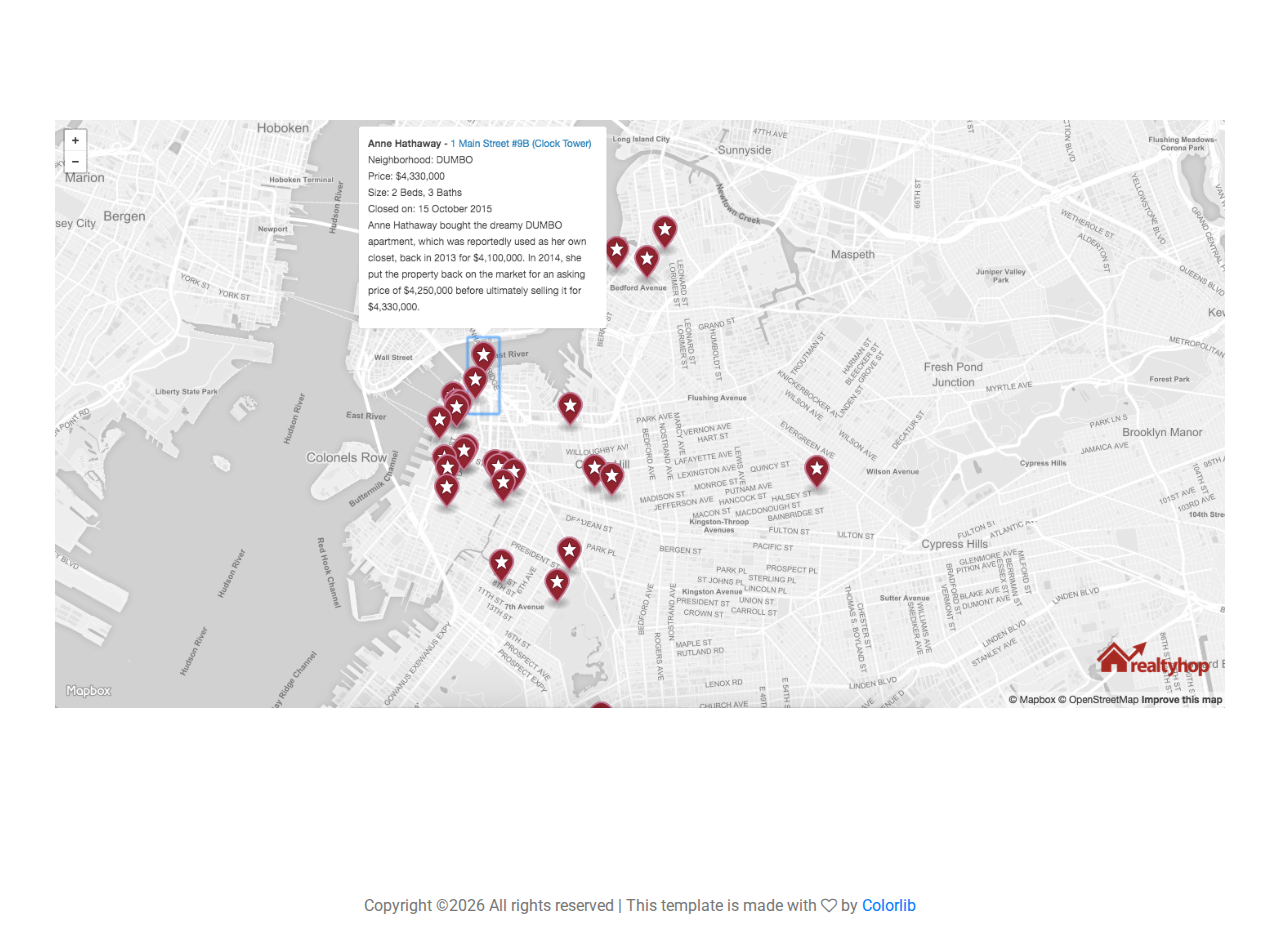
<file: brooklyn-celebrities-map.html>
<!doctype html>
<html lang="en">
    <head>
        <!-- Required meta tags -->
        <meta charset="utf-8">
        <meta name="viewport" content="width=device-width, initial-scale=1, shrink-to-fit=no">
        <link rel="icon" href="img/favicon.png" type="image/png">
        <title>Brooklyn Celebrities Map</title>
        <!-- Bootstrap CSS -->
        <link rel="stylesheet" href="css/bootstrap.css">
        <link rel="stylesheet" href="vendors/linericon/style.css">
        <link rel="stylesheet" href="css/font-awesome.min.css">
        <link rel="stylesheet" href="vendors/owl-carousel/owl.carousel.min.css">
        <link rel="stylesheet" href="vendors/lightbox/simpleLightbox.css">
        <link rel="stylesheet" href="vendors/nice-select/css/nice-select.css">
        <link rel="stylesheet" href="vendors/animate-css/animate.css">
        <link rel="stylesheet" href="vendors/flaticon/flaticon.css">
        <!-- main css -->
        <link rel="stylesheet" href="css/style.css">
        <link rel="stylesheet" href="css/responsive.css">
    </head>
    <body>

        <!--================Portfolio Details Area =================-->
        <section class="portfolio_details_area p_120">
        	<div class="container">
        		<div class="portfolio_details_inner">
					<div class="row">
						<!-- <div class="col-md-6"> -->
							<!-- <div class="left_img"> -->
								<img class="img-fluid" src="img/gallery/brooklyn-celebrities-map.png" alt="">
							<!-- </div> -->
						<!-- </div> -->
					</div>
       				<!-- <p>Lorem ipsum dolor sit amet, consectetur adipisicing elit, sed do eiusmod tempor incididunt ut labore et dolore magna aliqua. Ut enim ad minim veniam, quis nostrud exercitation ullamco laboris nisi ut aliquip ex ea commodo consequat. Duis aute irure dolor in reprehenderit.</p>
       				<p>Voluptate velit esse cillum dolore eu fugiat nulla pariatur. Excepteur sint occaecat cupidatat non proident, sunt in culpa qui officia deserunt mollit anim id est laborum. Sed ut perspiciatis unde omnis iste natus error sit voluptatem accusantium doloremque laudantium, totam rem aperiam, eaque ipsa quae ab illo inventore veritatis et quasi architecto beatae vitae dicta sunt explicabo. Nemo enim ipsam voluptatem quia voluptas sit aspernatur aut odit aut fugit, sed quia consequuntur magni dolores eos qui ratione voluptatem sequi nesciunt. Neque porro quisquam est, qui dolorem ipsum quia dolor sit amet, consectetur, adipisci velit, sed quia non numquam eius modi tempora incidunt ut labore et dolore magnam aliquam quaerat voluptatem.</p> -->
        		</div>
        	</div>
        </section>

        <!--================End Portfolio Details Area =================-->

        <!--================Footer Area =================-->
        <div id="footer">
          <p><!-- Link back to Colorlib can't be removed. Template is licensed under CC BY 3.0. -->
  Copyright &copy;<script>document.write(new Date().getFullYear());</script> All rights reserved | This template is made with <i class="fa fa-heart-o" aria-hidden="true"></i> by <a href="https://colorlib.com" target="_blank">Colorlib</a>
  <!-- Link back to Colorlib can't be removed. Template is licensed under CC BY 3.0. -->
          </p>
        </div>
        <!--================End Footer Area =================-->




        <!-- Optional JavaScript -->
        <!-- jQuery first, then Popper.js, then Bootstrap JS -->
        <script src="js/jquery-3.2.1.min.js"></script>
        <script src="js/popper.js"></script>
        <script src="js/bootstrap.min.js"></script>
        <script src="js/stellar.js"></script>
        <script src="vendors/lightbox/simpleLightbox.min.js"></script>
        <script src="vendors/nice-select/js/jquery.nice-select.min.js"></script>
        <script src="vendors/isotope/imagesloaded.pkgd.min.js"></script>
        <script src="vendors/isotope/isotope-min.js"></script>
        <script src="vendors/owl-carousel/owl.carousel.min.js"></script>
        <script src="js/jquery.ajaxchimp.min.js"></script>
        <script src="js/mail-script.js"></script>
        <script src="vendors/counter-up/jquery.waypoints.min.js"></script>
        <script src="vendors/counter-up/jquery.counterup.min.js"></script>
        <script src="js/theme.js"></script>
    </body>
</html>
</file>
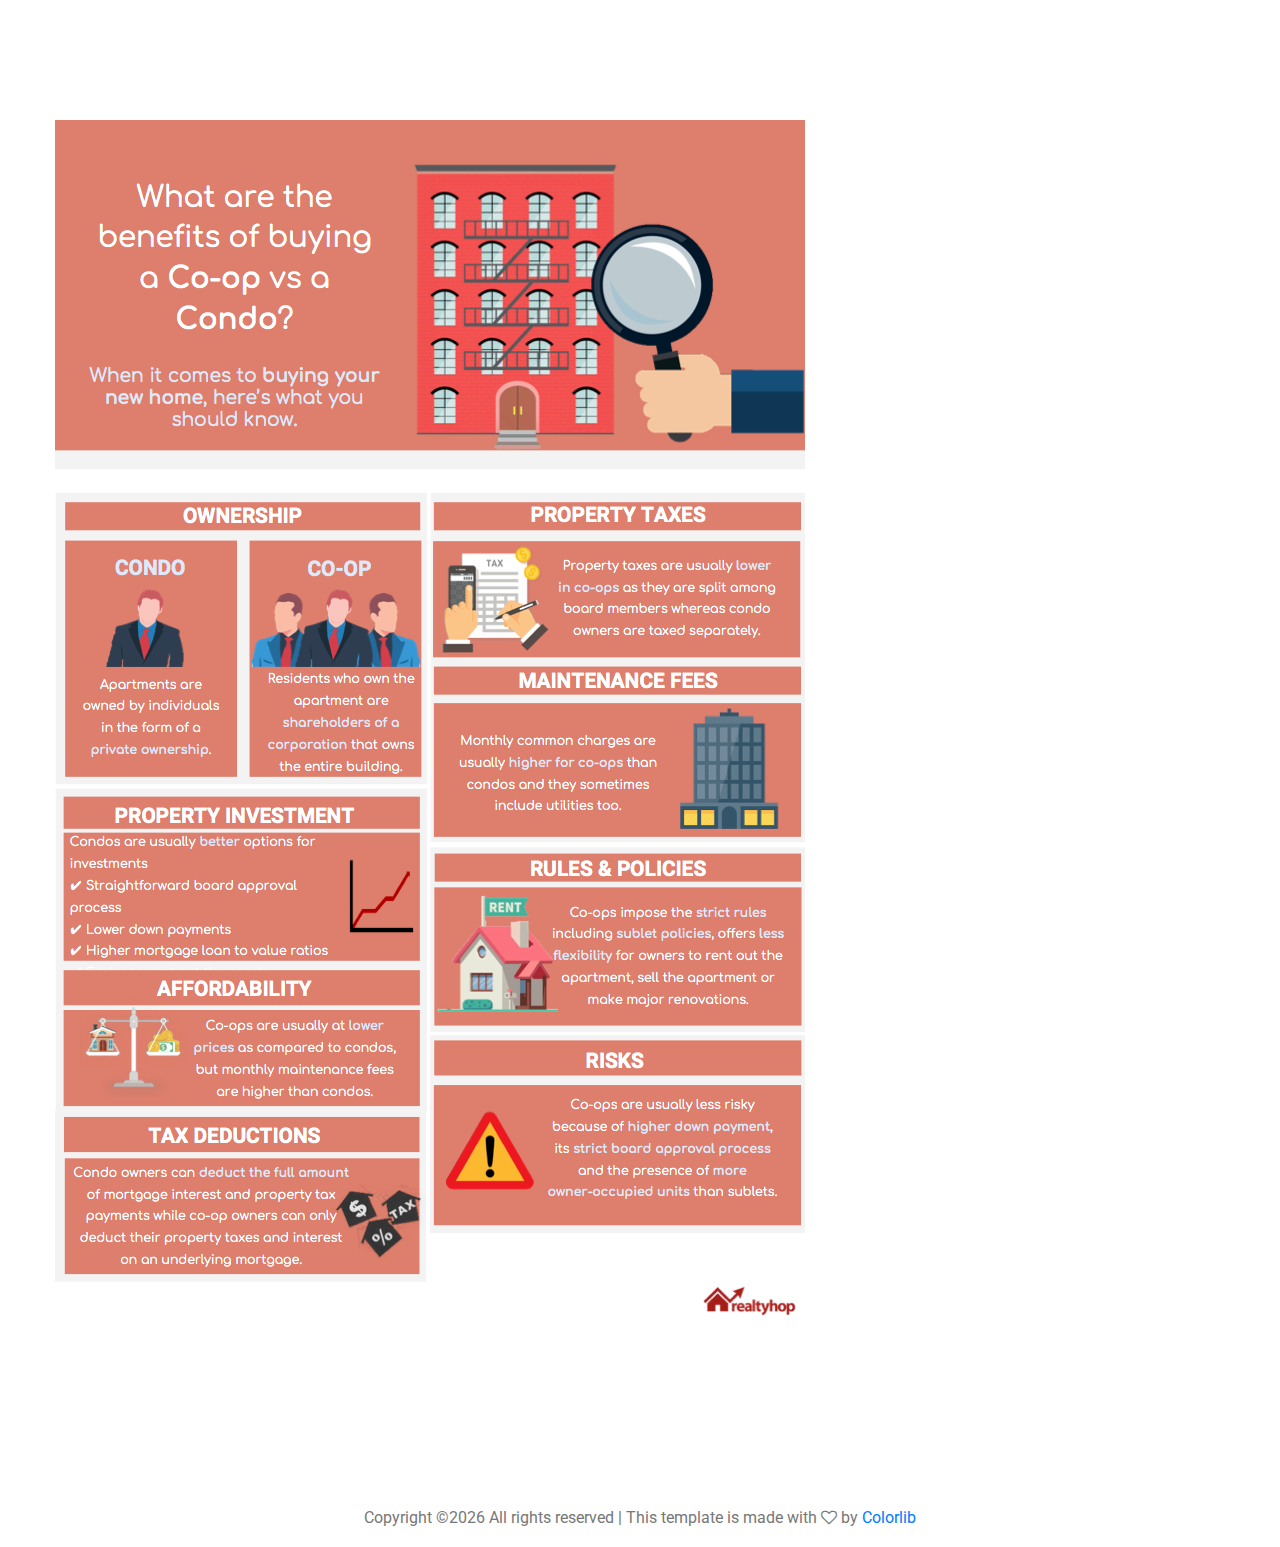
<file: coop-vs-condo-infographic.html>
<!doctype html>
<html lang="en">
    <head>
        <!-- Required meta tags -->
        <meta charset="utf-8">
        <meta name="viewport" content="width=device-width, initial-scale=1, shrink-to-fit=no">
        <link rel="icon" href="img/favicon.png" type="image/png">
        <title>Coop vs Condo Infographic</title>
        <!-- Bootstrap CSS -->
        <link rel="stylesheet" href="css/bootstrap.css">
        <link rel="stylesheet" href="vendors/linericon/style.css">
        <link rel="stylesheet" href="css/font-awesome.min.css">
        <link rel="stylesheet" href="vendors/owl-carousel/owl.carousel.min.css">
        <link rel="stylesheet" href="vendors/lightbox/simpleLightbox.css">
        <link rel="stylesheet" href="vendors/nice-select/css/nice-select.css">
        <link rel="stylesheet" href="vendors/animate-css/animate.css">
        <link rel="stylesheet" href="vendors/flaticon/flaticon.css">
        <!-- main css -->
        <link rel="stylesheet" href="css/style.css">
        <link rel="stylesheet" href="css/responsive.css">
    </head>
    <body>

        <!--================Portfolio Details Area =================-->
        <section class="portfolio_details_area p_120">
        	<div class="container">
        		<div class="portfolio_details_inner">
					<div class="row">
						<!-- <div class="col-md-6"> -->
							<!-- <div class="left_img"> -->
								<img class="img-fluid" src="img/gallery/coop-vs-condo.png" alt="">
							<!-- </div> -->
						<!-- </div> -->
					</div>
       				<!-- <p>Lorem ipsum dolor sit amet, consectetur adipisicing elit, sed do eiusmod tempor incididunt ut labore et dolore magna aliqua. Ut enim ad minim veniam, quis nostrud exercitation ullamco laboris nisi ut aliquip ex ea commodo consequat. Duis aute irure dolor in reprehenderit.</p>
       				<p>Voluptate velit esse cillum dolore eu fugiat nulla pariatur. Excepteur sint occaecat cupidatat non proident, sunt in culpa qui officia deserunt mollit anim id est laborum. Sed ut perspiciatis unde omnis iste natus error sit voluptatem accusantium doloremque laudantium, totam rem aperiam, eaque ipsa quae ab illo inventore veritatis et quasi architecto beatae vitae dicta sunt explicabo. Nemo enim ipsam voluptatem quia voluptas sit aspernatur aut odit aut fugit, sed quia consequuntur magni dolores eos qui ratione voluptatem sequi nesciunt. Neque porro quisquam est, qui dolorem ipsum quia dolor sit amet, consectetur, adipisci velit, sed quia non numquam eius modi tempora incidunt ut labore et dolore magnam aliquam quaerat voluptatem.</p> -->
        		</div>
        	</div>
        </section>

        <!--================End Portfolio Details Area =================-->

        <!--================Footer Area =================-->
        <div id="footer">
          <p><!-- Link back to Colorlib can't be removed. Template is licensed under CC BY 3.0. -->
  Copyright &copy;<script>document.write(new Date().getFullYear());</script> All rights reserved | This template is made with <i class="fa fa-heart-o" aria-hidden="true"></i> by <a href="https://colorlib.com" target="_blank">Colorlib</a>
  <!-- Link back to Colorlib can't be removed. Template is licensed under CC BY 3.0. -->
          </p>
        </div>
        <!--================End Footer Area =================-->




        <!-- Optional JavaScript -->
        <!-- jQuery first, then Popper.js, then Bootstrap JS -->
        <script src="js/jquery-3.2.1.min.js"></script>
        <script src="js/popper.js"></script>
        <script src="js/bootstrap.min.js"></script>
        <script src="js/stellar.js"></script>
        <script src="vendors/lightbox/simpleLightbox.min.js"></script>
        <script src="vendors/nice-select/js/jquery.nice-select.min.js"></script>
        <script src="vendors/isotope/imagesloaded.pkgd.min.js"></script>
        <script src="vendors/isotope/isotope-min.js"></script>
        <script src="vendors/owl-carousel/owl.carousel.min.js"></script>
        <script src="js/jquery.ajaxchimp.min.js"></script>
        <script src="js/mail-script.js"></script>
        <script src="vendors/counter-up/jquery.waypoints.min.js"></script>
        <script src="vendors/counter-up/jquery.counterup.min.js"></script>
        <script src="js/theme.js"></script>
    </body>
</html>
</file>
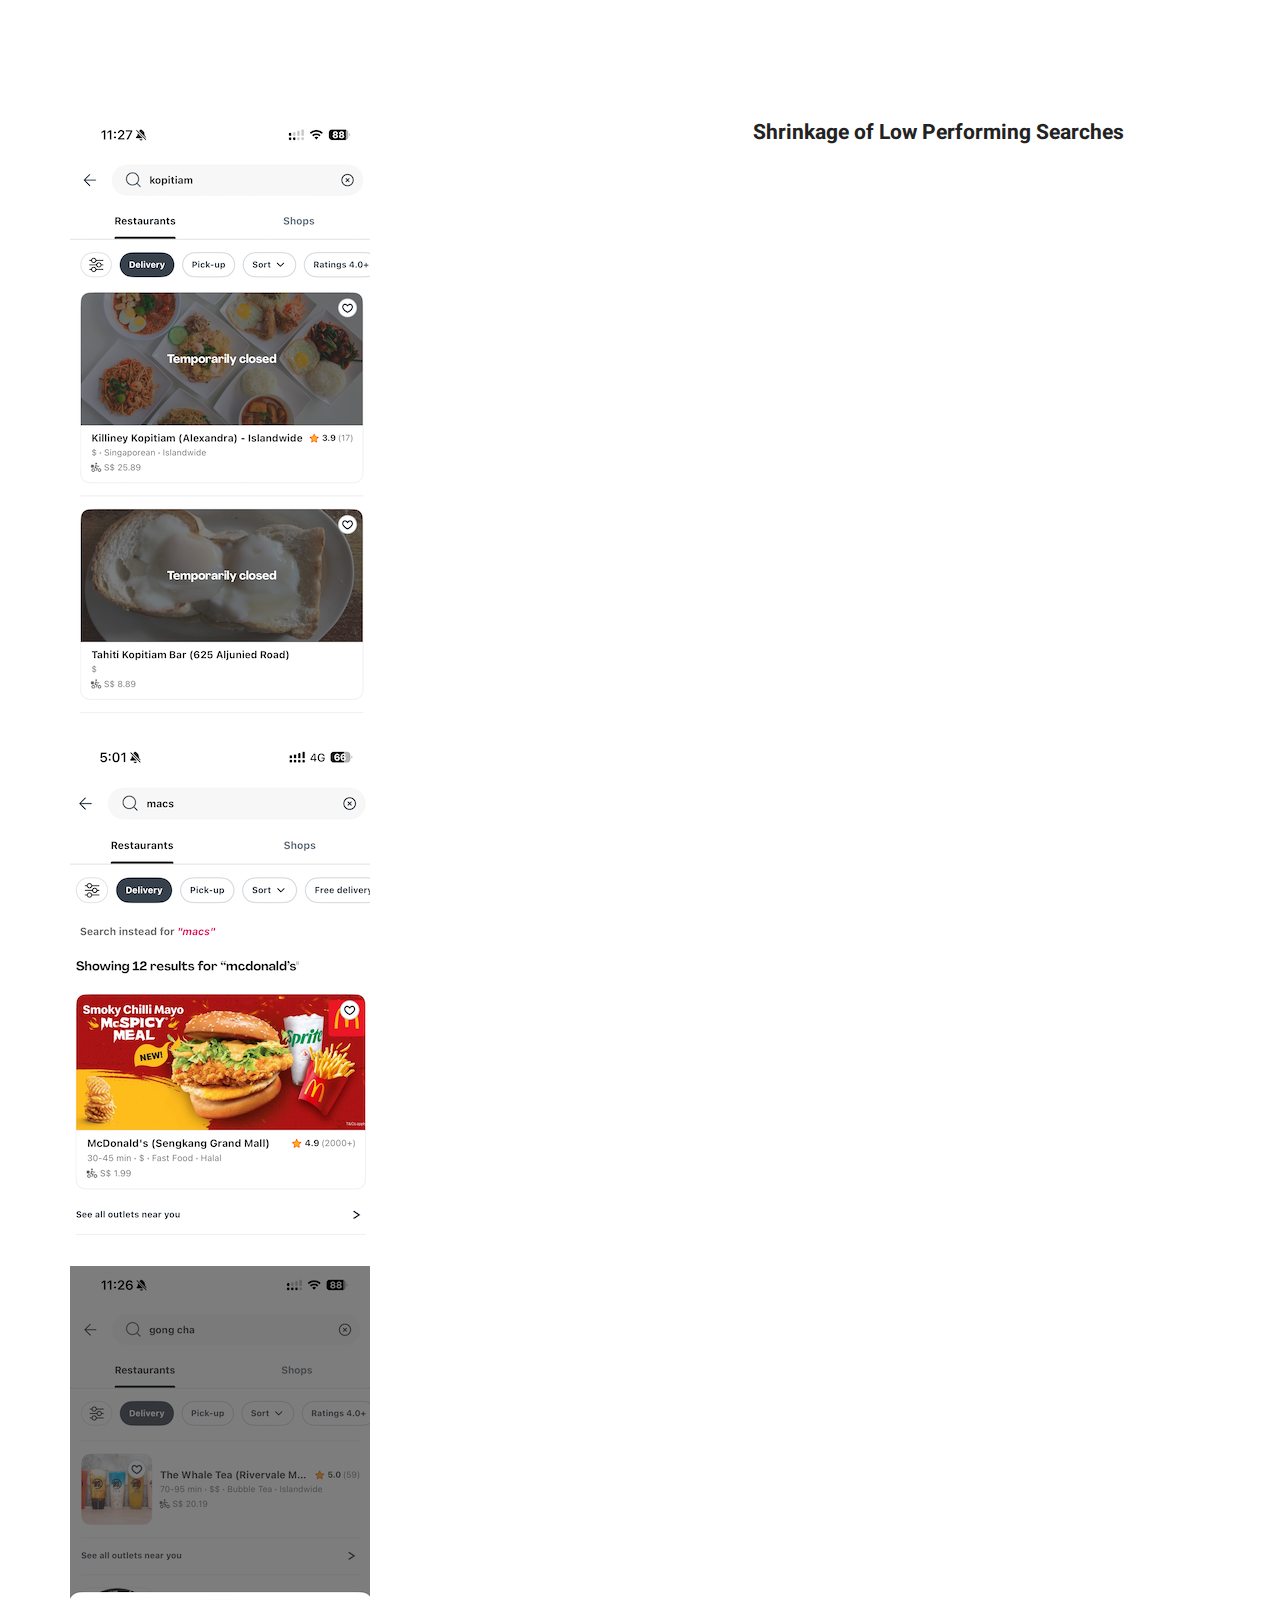
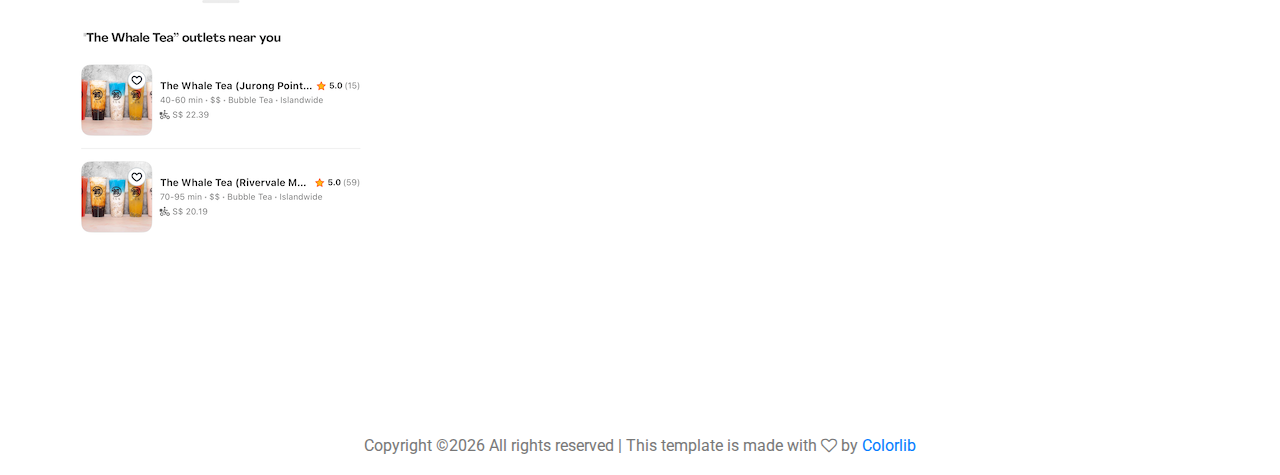
<file: fp-low-performing-search.html>
<!doctype html>
<html lang="en">
    <head>
        <!-- Required meta tags -->
        <meta charset="utf-8">
        <meta name="viewport" content="width=device-width, initial-scale=1, shrink-to-fit=no">
        <link rel="icon" href="img/favicon.png" type="image/png">
        <title>Analysis on reduction of low performing search</title>
        <!-- Bootstrap CSS -->
        <link rel="stylesheet" href="css/bootstrap.css">
        <link rel="stylesheet" href="vendors/linericon/style.css">
        <link rel="stylesheet" href="css/font-awesome.min.css">
        <link rel="stylesheet" href="vendors/owl-carousel/owl.carousel.min.css">
        <link rel="stylesheet" href="vendors/lightbox/simpleLightbox.css">
        <link rel="stylesheet" href="vendors/nice-select/css/nice-select.css">
        <link rel="stylesheet" href="vendors/animate-css/animate.css">
        <link rel="stylesheet" href="vendors/flaticon/flaticon.css">
        <!-- main css -->
        <link rel="stylesheet" href="css/style.css">
        <link rel="stylesheet" href="css/responsive.css">
    </head>
    <body>

        <!--================Portfolio Details Area =================-->
        <section class="portfolio_details_area p_120">
        	<div class="container">
        		<div class="portfolio_details_inner">
					<div class="row">
						<div class="col-md-6">
							<div class="left_img">
								<img class="img-fluid" src="img/gallery/fp-unavailable.PNG" alt=""><br /><br />
                <img class="img-fluid" src="img/gallery/fp-synonym.PNG" alt=""><br /><br />
                <img class="img-fluid" src="img/gallery/fp-chain.PNG" alt="">
							</div>
						</div>
						<div class="col-md-6">
							<div class="portfolio_right_text">
								<h4>Shrinkage of Low Performing Searches</h4>
								<!-- <p>The filter takes in a listing id and photo database to retrieve the photo URLs. A data frame of each image URL, image array, height, and width is generated from these photo URLs. A dictionary containing the listing id, image URL and reasons for passing or failing the verdict of whether the listing is of quality.</p>
                <h5><b><u>Preliminary Photo Analyses</u></b></h5>
                <h5>Photo Size</h5>
                <p>The distribution of heights and widths across the sample photos is studied first, before finding out sample means and standard deviations of heights and widths.
                Photos with widths and heights below 2 standard deviations below the mean are filtered out as "poor quality".
                Since the plot shows the distribution to be more skewed towards the left, the heights and widths are normalized before finding out their respective sample means and standard deviations and then filtering out those below 2 standard deviations.
                We plot the sample photos after filtering to determine the correctness of the filter.<br />
                Link to jupyter notebook: <a href="jupyter_notebooks/photo-size.ipynb">photo-size.ipynb</a></p>
                <h5>Face Detection & Word Detection</h5>
                <p>One attribute of a poor quality photo is one with human faces. OpenCV already has a trained model to use to detect a human face. The photo is flagged as 'crappy' if a human face is detected.
                With Pytesseract, we can also filter poor quality photos with words on them.<br />
                Link to jupyter notebook: <a href="jupyter_notebooks/face-word-detector.ipynb">face-word-detector.ipynb</a></p>
                <h5><b><u>Secondary Photo Analyses</u></b></h5>
                <p>Low quality photos also includes those which are blurry or have low resolution.
                Laplacian kernel scores filters out the blurry photos when set at 600. Improvements to text detection, especially white and coloured texts have yet to be explored.<br />
                Link to jupyter notebook: <a href="jupyter_notebooks/photo-analyses-v2.ipynb">photo-analyses-v2.ipynb</a></p>
                <h5><b><u>What constitutes a poor quality photo?</u></b></h5>
                <p>
                  <ul class="unordered-list">
                                    <li>It doesn't fulfill a certain minimum height</li>
                                    <li>It doesn't fulfill a certain minimum width</li>
                                    <li>Photo has faces</li>
                                    <li>Photo has words</li>
                                    <li>Photo is blurry (via Laplacian threshold)</li>
                                    <li>Photo is oversaturated with 1 color</li>
                                  </ul>
                  </p>
                <br />
                <ul class="list">
									<li><span>Completed</span>14 Nov 2019</li>
								</ul> -->
							</div>
						</div>
					</div>
       				<!-- <p>Lorem ipsum dolor sit amet, consectetur adipisicing elit, sed do eiusmod tempor incididunt ut labore et dolore magna aliqua. Ut enim ad minim veniam, quis nostrud exercitation ullamco laboris nisi ut aliquip ex ea commodo consequat. Duis aute irure dolor in reprehenderit.</p>
       				<p>Voluptate velit esse cillum dolore eu fugiat nulla pariatur. Excepteur sint occaecat cupidatat non proident, sunt in culpa qui officia deserunt mollit anim id est laborum. Sed ut perspiciatis unde omnis iste natus error sit voluptatem accusantium doloremque laudantium, totam rem aperiam, eaque ipsa quae ab illo inventore veritatis et quasi architecto beatae vitae dicta sunt explicabo. Nemo enim ipsam voluptatem quia voluptas sit aspernatur aut odit aut fugit, sed quia consequuntur magni dolores eos qui ratione voluptatem sequi nesciunt. Neque porro quisquam est, qui dolorem ipsum quia dolor sit amet, consectetur, adipisci velit, sed quia non numquam eius modi tempora incidunt ut labore et dolore magnam aliquam quaerat voluptatem.</p> -->
        		</div>
        	</div>
        </section>

        <!--================End Portfolio Details Area =================-->

        <!--================Footer Area =================-->
        <div id="footer">
          <p><!-- Link back to Colorlib can't be removed. Template is licensed under CC BY 3.0. -->
  Copyright &copy;<script>document.write(new Date().getFullYear());</script> All rights reserved | This template is made with <i class="fa fa-heart-o" aria-hidden="true"></i> by <a href="https://colorlib.com" target="_blank">Colorlib</a>
  <!-- Link back to Colorlib can't be removed. Template is licensed under CC BY 3.0. -->
          </p>
        </div>
        <!--================End Footer Area =================-->




        <!-- Optional JavaScript -->
        <!-- jQuery first, then Popper.js, then Bootstrap JS -->
        <script src="js/jquery-3.2.1.min.js"></script>
        <script src="js/popper.js"></script>
        <script src="js/bootstrap.min.js"></script>
        <script src="js/stellar.js"></script>
        <script src="vendors/lightbox/simpleLightbox.min.js"></script>
        <script src="vendors/nice-select/js/jquery.nice-select.min.js"></script>
        <script src="vendors/isotope/imagesloaded.pkgd.min.js"></script>
        <script src="vendors/isotope/isotope-min.js"></script>
        <script src="vendors/owl-carousel/owl.carousel.min.js"></script>
        <script src="js/jquery.ajaxchimp.min.js"></script>
        <script src="js/mail-script.js"></script>
        <script src="vendors/counter-up/jquery.waypoints.min.js"></script>
        <script src="vendors/counter-up/jquery.counterup.min.js"></script>
        <script src="js/theme.js"></script>
    </body>
</html>
</file>
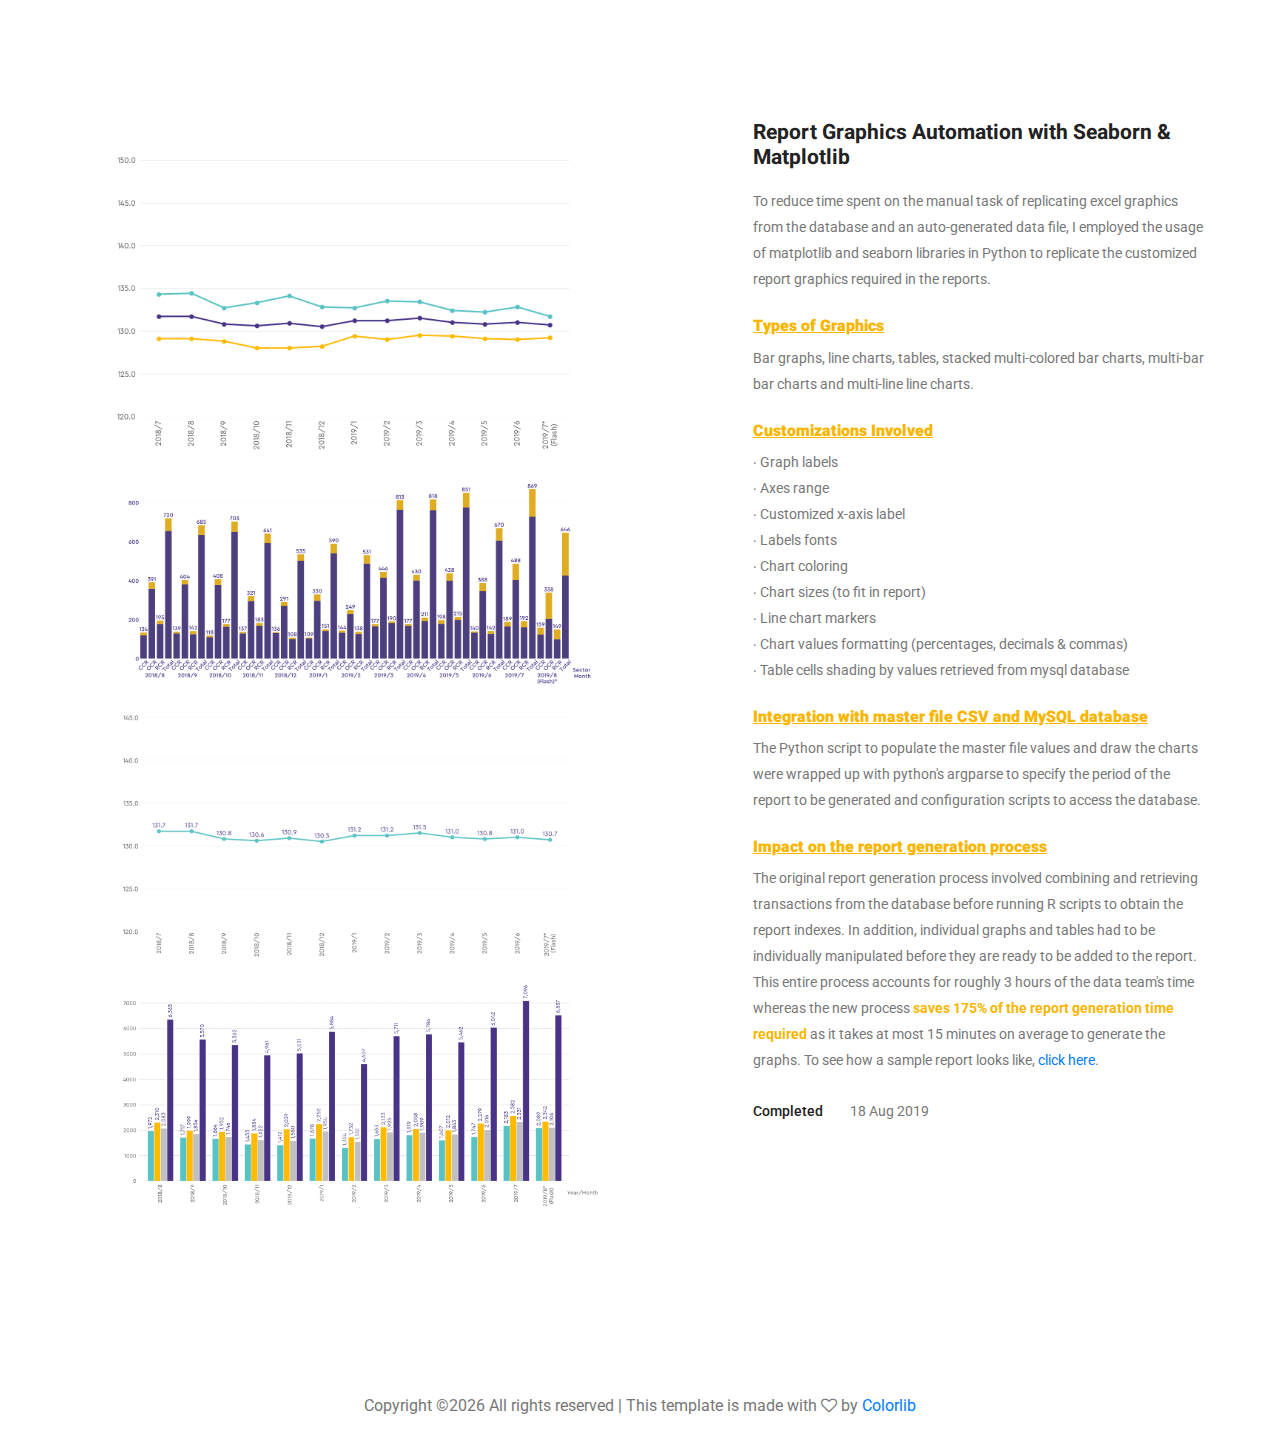
<file: graphics-automation.html>
<!doctype html>
<html lang="en">
    <head>
        <!-- Required meta tags -->
        <meta charset="utf-8">
        <meta name="viewport" content="width=device-width, initial-scale=1, shrink-to-fit=no">
        <link rel="icon" href="img/favicon.png" type="image/png">
        <title>Report Graphics Automation with Seaborn & Matplotlib</title>
        <!-- Bootstrap CSS -->
        <link rel="stylesheet" href="css/bootstrap.css">
        <link rel="stylesheet" href="vendors/linericon/style.css">
        <link rel="stylesheet" href="css/font-awesome.min.css">
        <link rel="stylesheet" href="vendors/owl-carousel/owl.carousel.min.css">
        <link rel="stylesheet" href="vendors/lightbox/simpleLightbox.css">
        <link rel="stylesheet" href="vendors/nice-select/css/nice-select.css">
        <link rel="stylesheet" href="vendors/animate-css/animate.css">
        <link rel="stylesheet" href="vendors/flaticon/flaticon.css">
        <!-- main css -->
        <link rel="stylesheet" href="css/style.css">
        <link rel="stylesheet" href="css/responsive.css">
    </head>
    <body>

        <!--================Portfolio Details Area =================-->
        <section class="portfolio_details_area p_120">
        	<div class="container">
        		<div class="portfolio_details_inner">
					<div class="row">
						<div class="col-md-6">
							<div class="left_img">
								<img class="img-fluid" src="img/gallery/multi-line-chart.png" alt=""> <br />
                <img class="img-fluid" src="img/gallery/stacked-bar-chart.png" alt=""> <br />
                <img class="img-fluid" src="img/gallery/line-chart-labels.png" alt=""> <br />
                <img class="img-fluid" src="img/gallery/multi-bar-chart.png" alt="">
							</div>
						</div>
						<div class="col-md-6">
							<div class="portfolio_right_text">
								<h4>Report Graphics Automation with Seaborn & Matplotlib</h4>
								<p>To reduce time spent on the manual task of replicating excel graphics from the database and an auto-generated data file, I employed the usage of matplotlib and seaborn libraries in Python to replicate the customized report graphics required in the reports.</p>
                <h5><b><u>Types of Graphics</u></b></h5>
                <p>Bar graphs, line charts, tables, stacked multi-colored bar charts, multi-bar bar charts and multi-line line charts.</p>
                <h5><b><u>Customizations Involved</u></b></h5>
                <p>
                ∙ Graph labels<br />
                ∙ Axes range<br />
                ∙ Customized x-axis label<br />
                ∙ Labels fonts<br />
                ∙ Chart coloring<br />
                ∙ Chart sizes (to fit in report)<br />
                ∙ Line chart markers<br />
                ∙ Chart values formatting (percentages, decimals & commas)<br />
                ∙ Table cells shading by values retrieved from mysql database</p>
                <h5><b><u>Integration with master file CSV and MySQL database</u></b></h5>
                <p>The Python script to populate the master file values and draw the charts were wrapped up with python's argparse to specify the period of the report to be generated and configuration scripts to access the database.</p>
                <h5><b><u>Impact on the report generation process</u></b></h5>
                <p>
                  The original report generation process involved combining and retrieving transactions from the database before running R scripts to obtain the report indexes.
                  In addition, individual graphs and tables had to be individually manipulated before they are ready to be added to the report.
                  This entire process accounts for roughly 3 hours of the data team's time whereas the new process <b>saves 175% of the report
                  generation time required</b> as it takes at most 15 minutes on average to generate the graphs. To see how a sample report looks like,
                  <a href="documents/sample_report.pdf" target="_blank">click here</a>.
                </p>
                <ul class="list">
									<li><span>Completed</span>18 Aug 2019</li>
								</ul>
							</div>
						</div>
					</div>
       				<!-- <p>Lorem ipsum dolor sit amet, consectetur adipisicing elit, sed do eiusmod tempor incididunt ut labore et dolore magna aliqua. Ut enim ad minim veniam, quis nostrud exercitation ullamco laboris nisi ut aliquip ex ea commodo consequat. Duis aute irure dolor in reprehenderit.</p>
       				<p>Voluptate velit esse cillum dolore eu fugiat nulla pariatur. Excepteur sint occaecat cupidatat non proident, sunt in culpa qui officia deserunt mollit anim id est laborum. Sed ut perspiciatis unde omnis iste natus error sit voluptatem accusantium doloremque laudantium, totam rem aperiam, eaque ipsa quae ab illo inventore veritatis et quasi architecto beatae vitae dicta sunt explicabo. Nemo enim ipsam voluptatem quia voluptas sit aspernatur aut odit aut fugit, sed quia consequuntur magni dolores eos qui ratione voluptatem sequi nesciunt. Neque porro quisquam est, qui dolorem ipsum quia dolor sit amet, consectetur, adipisci velit, sed quia non numquam eius modi tempora incidunt ut labore et dolore magnam aliquam quaerat voluptatem.</p> -->
        		</div>
        	</div>
        </section>

        <!--================End Portfolio Details Area =================-->

        <!--================Footer Area =================-->
        <div id="footer">
          <p><!-- Link back to Colorlib can't be removed. Template is licensed under CC BY 3.0. -->
  Copyright &copy;<script>document.write(new Date().getFullYear());</script> All rights reserved | This template is made with <i class="fa fa-heart-o" aria-hidden="true"></i> by <a href="https://colorlib.com" target="_blank">Colorlib</a>
  <!-- Link back to Colorlib can't be removed. Template is licensed under CC BY 3.0. -->
          </p>
        </div>
        <!--================End Footer Area =================-->




        <!-- Optional JavaScript -->
        <!-- jQuery first, then Popper.js, then Bootstrap JS -->
        <script src="js/jquery-3.2.1.min.js"></script>
        <script src="js/popper.js"></script>
        <script src="js/bootstrap.min.js"></script>
        <script src="js/stellar.js"></script>
        <script src="vendors/lightbox/simpleLightbox.min.js"></script>
        <script src="vendors/nice-select/js/jquery.nice-select.min.js"></script>
        <script src="vendors/isotope/imagesloaded.pkgd.min.js"></script>
        <script src="vendors/isotope/isotope-min.js"></script>
        <script src="vendors/owl-carousel/owl.carousel.min.js"></script>
        <script src="js/jquery.ajaxchimp.min.js"></script>
        <script src="js/mail-script.js"></script>
        <script src="vendors/counter-up/jquery.waypoints.min.js"></script>
        <script src="vendors/counter-up/jquery.counterup.min.js"></script>
        <script src="js/theme.js"></script>
    </body>
</html>
</file>
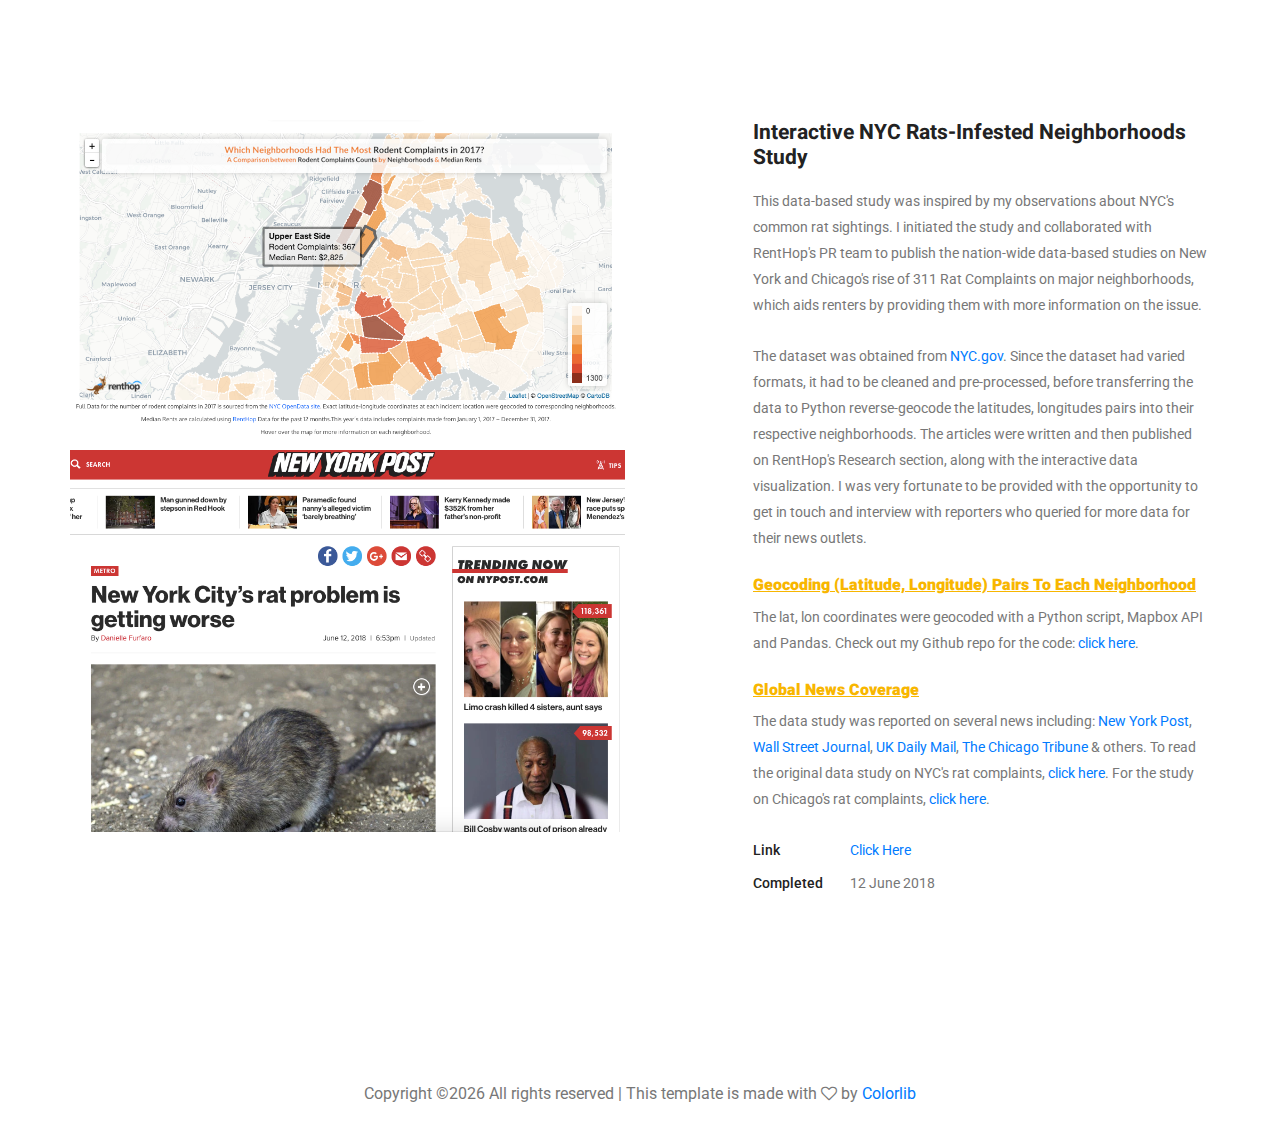
<file: interactive-nyc-rats-neighborhood.html>
<!doctype html>
<html lang="en">
    <head>
        <!-- Required meta tags -->
        <meta charset="utf-8">
        <meta name="viewport" content="width=device-width, initial-scale=1, shrink-to-fit=no">
        <link rel="icon" href="img/favicon.png" type="image/png">
        <title>Interactive NYC Rats-Infested Neighborhoods Study</title>
        <!-- Bootstrap CSS -->
        <link rel="stylesheet" href="css/bootstrap.css">
        <link rel="stylesheet" href="vendors/linericon/style.css">
        <link rel="stylesheet" href="css/font-awesome.min.css">
        <link rel="stylesheet" href="vendors/owl-carousel/owl.carousel.min.css">
        <link rel="stylesheet" href="vendors/lightbox/simpleLightbox.css">
        <link rel="stylesheet" href="vendors/nice-select/css/nice-select.css">
        <link rel="stylesheet" href="vendors/animate-css/animate.css">
        <link rel="stylesheet" href="vendors/flaticon/flaticon.css">
        <!-- main css -->
        <link rel="stylesheet" href="css/style.css">
        <link rel="stylesheet" href="css/responsive.css">
    </head>
    <body>

        <!--================Portfolio Details Area =================-->
        <section class="portfolio_details_area p_120">
        	<div class="container">
        		<div class="portfolio_details_inner">
					<div class="row">
						<div class="col-md-6">
							<div class="left_img">
								<img class="img-fluid" src="img/gallery/newyork-rats-map-selinawj.png" alt="">
                <img class="img-fluid" src="img/gallery/nypost-rats.png" alt="">
							</div>
						</div>
						<div class="col-md-6">
							<div class="portfolio_right_text">
								<h4>Interactive NYC Rats-Infested Neighborhoods Study</h4>
								<p>This data-based study was inspired by my observations about NYC's common rat sightings. I initiated the study and collaborated with RentHop's PR team to publish the nation-wide data-based studies on New York and Chicago's rise of 311 Rat Complaints on major neighborhoods, which aids renters by providing them with more information on the issue.</p>

                <p>The dataset was obtained from <a href="https://www1.nyc.gov/311/" target="_blank">NYC.gov</a>. Since the dataset had varied formats, it had to be cleaned and pre-processed, before transferring the data to Python reverse-geocode the latitudes, longitudes pairs into their respective neighborhoods. The articles were written and then published on RentHop's Research section, along with the interactive data visualization. I was very fortunate to be provided with the opportunity to get in touch and interview with reporters who queried for more data for their news outlets.</p>

                <h5><b><u>Geocoding (Latitude, Longitude) Pairs To Each Neighborhood</u></b></h5>
                <p>The lat, lon coordinates were geocoded with a Python script, Mapbox API and Pandas. Check out my Github repo for the code: <a href="https://github.com/selinawj/Geocode-Coordinates" target="_blank">click here</a>.</p>
                <h5><b><u>Global News Coverage</u></b></h5>
                <p>The data study was reported on several news including: <a href="https://nypost.com/2018/06/12/new-york-citys-rat-problem-is-getting-worse/" target="_blank">New York Post</a>, <a href="https://www.wsj.com/articles/new-yorkers-are-complaining-more-about-rats-1528978480" target="_blank">Wall Street Journal</a>, <a href="https://www.dailymail.co.uk/news/article-5978505/Chicago-named-Rat-Capital-America.html" target="_blank">UK Daily Mail</a>, <a href="http://www.chicagotribune.com/news/local/breaking/ct-met-chicago-rat-capital-20180719-story.html" target="_blank">The Chicago Tribune</a> & others. To read the original data study on NYC's rat complaints, <a href="https://www.renthop.com/studies/nyc/rats-continue-to-thrive-in-new-york-city-especially-during-summer" target="_blank">click here</a>. For the study on Chicago's rat complaints, <a href="https://www.renthop.com/studies/chicago/chicago-rat-complaints-continue-to-grow" target="_blank">click here</a>.</p>
                <ul class="list">
                  <li><span>Link</span><a href="https://www.renthop.com/studies/nyc/rats-continue-to-thrive-in-new-york-city-especially-during-summer" target="_blank">Click Here</a></li>
									<li><span>Completed</span>12 June 2018</li>
								</ul>
							</div>
						</div>
					</div>
       				<!-- <p>Lorem ipsum dolor sit amet, consectetur adipisicing elit, sed do eiusmod tempor incididunt ut labore et dolore magna aliqua. Ut enim ad minim veniam, quis nostrud exercitation ullamco laboris nisi ut aliquip ex ea commodo consequat. Duis aute irure dolor in reprehenderit.</p>
       				<p>Voluptate velit esse cillum dolore eu fugiat nulla pariatur. Excepteur sint occaecat cupidatat non proident, sunt in culpa qui officia deserunt mollit anim id est laborum. Sed ut perspiciatis unde omnis iste natus error sit voluptatem accusantium doloremque laudantium, totam rem aperiam, eaque ipsa quae ab illo inventore veritatis et quasi architecto beatae vitae dicta sunt explicabo. Nemo enim ipsam voluptatem quia voluptas sit aspernatur aut odit aut fugit, sed quia consequuntur magni dolores eos qui ratione voluptatem sequi nesciunt. Neque porro quisquam est, qui dolorem ipsum quia dolor sit amet, consectetur, adipisci velit, sed quia non numquam eius modi tempora incidunt ut labore et dolore magnam aliquam quaerat voluptatem.</p> -->
        		</div>
        	</div>
        </section>

        <!--================End Portfolio Details Area =================-->

        <!--================Footer Area =================-->
        <div id="footer">
          <p><!-- Link back to Colorlib can't be removed. Template is licensed under CC BY 3.0. -->
  Copyright &copy;<script>document.write(new Date().getFullYear());</script> All rights reserved | This template is made with <i class="fa fa-heart-o" aria-hidden="true"></i> by <a href="https://colorlib.com" target="_blank">Colorlib</a>
  <!-- Link back to Colorlib can't be removed. Template is licensed under CC BY 3.0. -->
          </p>
        </div>
        <!--================End Footer Area =================-->




        <!-- Optional JavaScript -->
        <!-- jQuery first, then Popper.js, then Bootstrap JS -->
        <script src="js/jquery-3.2.1.min.js"></script>
        <script src="js/popper.js"></script>
        <script src="js/bootstrap.min.js"></script>
        <script src="js/stellar.js"></script>
        <script src="vendors/lightbox/simpleLightbox.min.js"></script>
        <script src="vendors/nice-select/js/jquery.nice-select.min.js"></script>
        <script src="vendors/isotope/imagesloaded.pkgd.min.js"></script>
        <script src="vendors/isotope/isotope-min.js"></script>
        <script src="vendors/owl-carousel/owl.carousel.min.js"></script>
        <script src="js/jquery.ajaxchimp.min.js"></script>
        <script src="js/mail-script.js"></script>
        <script src="vendors/counter-up/jquery.waypoints.min.js"></script>
        <script src="vendors/counter-up/jquery.counterup.min.js"></script>
        <script src="js/theme.js"></script>
    </body>
</html>
</file>
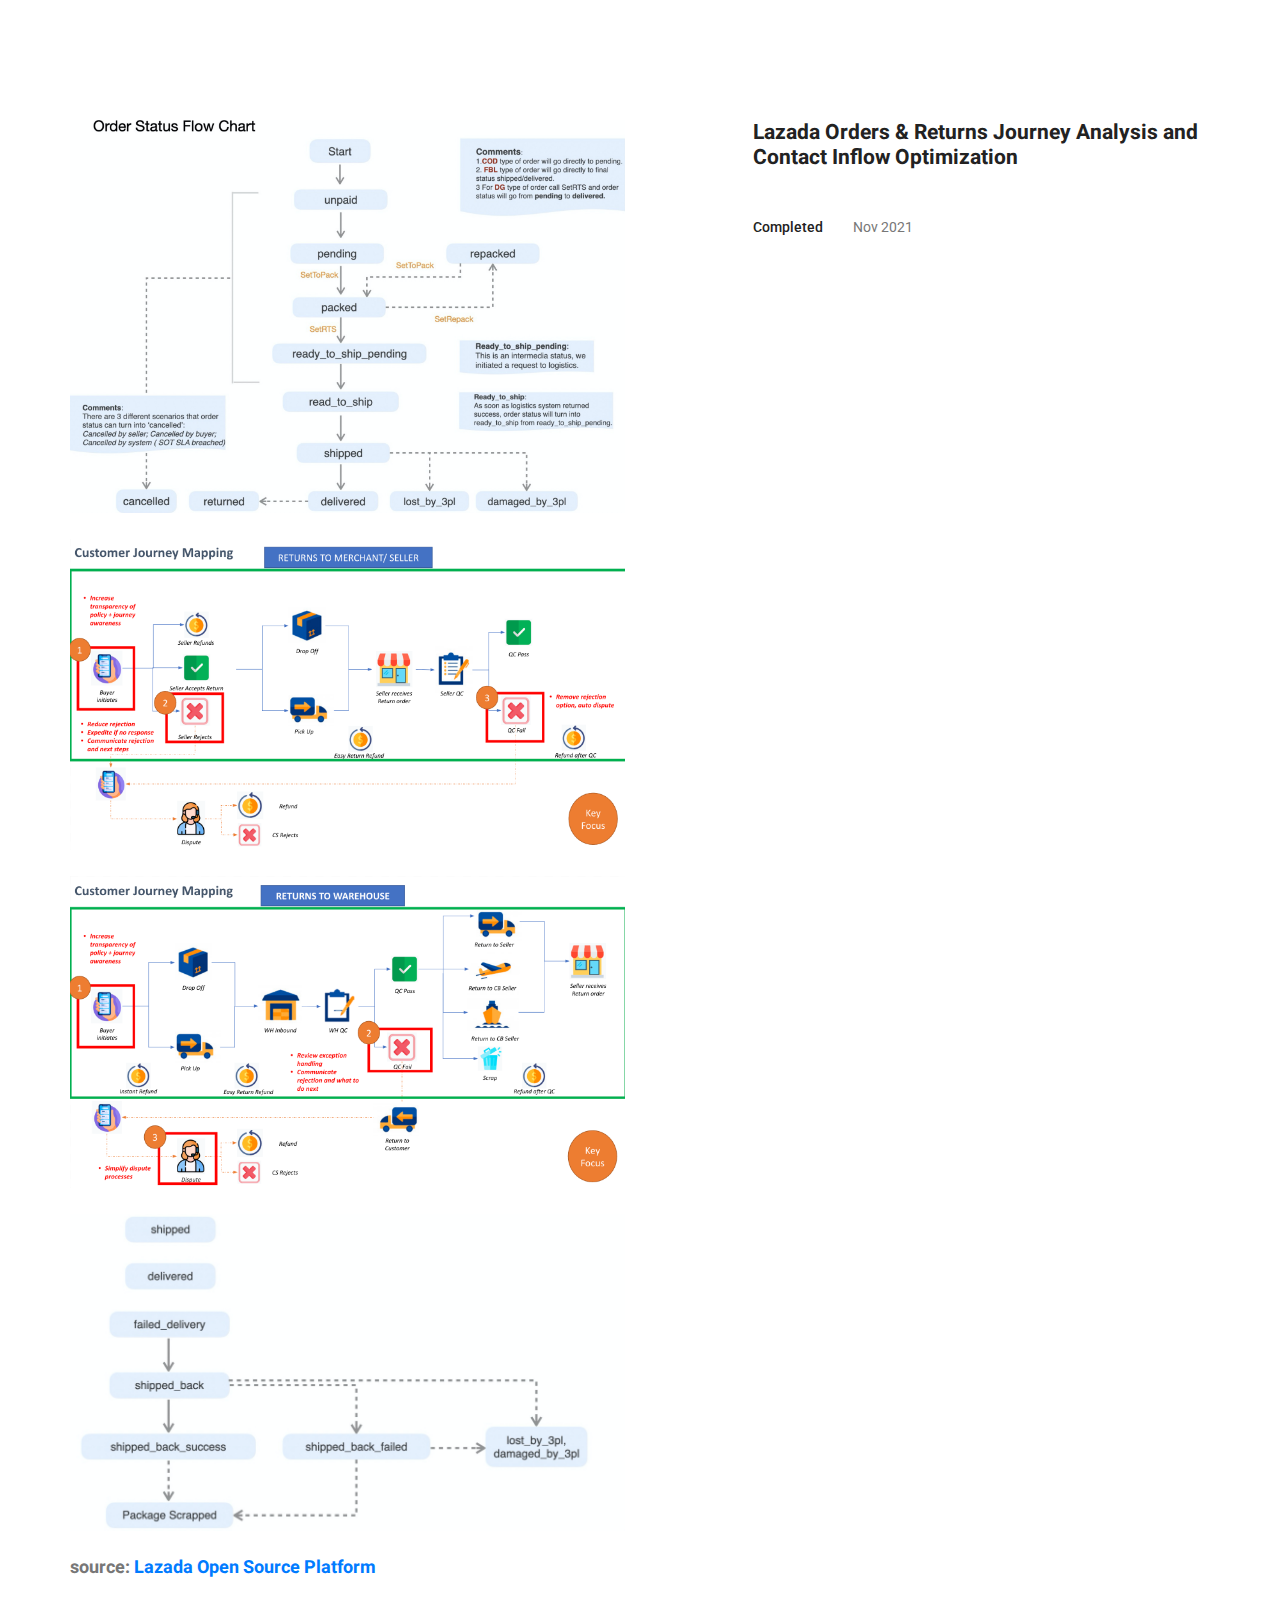
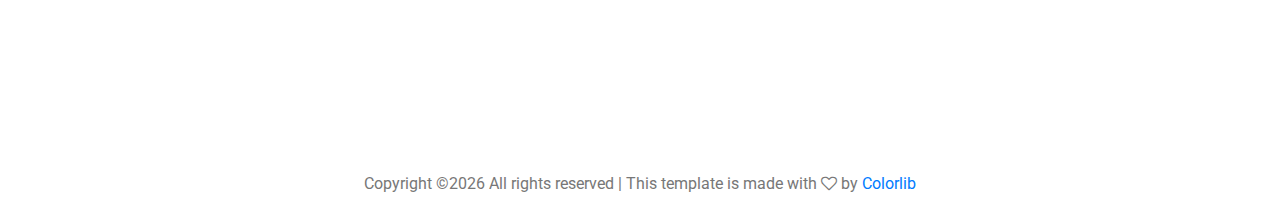
<file: laz-returns-policy.html>
<!doctype html>
<html lang="en">
    <head>
        <!-- Required meta tags -->
        <meta charset="utf-8">
        <meta name="viewport" content="width=device-width, initial-scale=1, shrink-to-fit=no">
        <link rel="icon" href="img/favicon.png" type="image/png">
        <title>End-to-end orders and returns journey analysis</title>
        <!-- Bootstrap CSS -->
        <link rel="stylesheet" href="css/bootstrap.css">
        <link rel="stylesheet" href="vendors/linericon/style.css">
        <link rel="stylesheet" href="css/font-awesome.min.css">
        <link rel="stylesheet" href="vendors/owl-carousel/owl.carousel.min.css">
        <link rel="stylesheet" href="vendors/lightbox/simpleLightbox.css">
        <link rel="stylesheet" href="vendors/nice-select/css/nice-select.css">
        <link rel="stylesheet" href="vendors/animate-css/animate.css">
        <link rel="stylesheet" href="vendors/flaticon/flaticon.css">
        <!-- main css -->
        <link rel="stylesheet" href="css/style.css">
        <link rel="stylesheet" href="css/responsive.css">
    </head>
    <body>

        <!--================Portfolio Details Area =================-->
        <section class="portfolio_details_area p_120">
        	<div class="container">
        		<div class="portfolio_details_inner">
					<div class="row">
						<div class="col-md-6">
							<div class="left_img">
                                <img class="img-fluid" src="img/gallery/laz-orders-flowchart.png" alt=""><br /><br />
								<img class="img-fluid" src="img/gallery/laz-returns-seller.png" alt=""><br /><br />
                                <img class="img-fluid" src="img/gallery/laz-returns-wh.png" alt=""><br /><br />
                                <img class="img-fluid" src="img/gallery/laz-failed-delivery-flowchart.png" alt=""><br /><br />
                                <h4>source: <a href="https://open.lazada.com/doc/doc.htm">Lazada Open Source Platform</a></h4>
						</div>
                        </div>
                        <div class="col-md-6">
							<div class="portfolio_right_text">
								<h4>Lazada Orders & Returns Journey Analysis and Contact Inflow Optimization</h4>
								<!-- <p>The filter takes in a listing id and photo database to retrieve the photo URLs. A data frame of each image URL, image array, height, and width is generated from these photo URLs. A dictionary containing the listing id, image URL and reasons for passing or failing the verdict of whether the listing is of quality.</p>
                <h5><b><u>Preliminary Photo Analyses</u></b></h5>
                <h5>Photo Size</h5>
                <p>The distribution of heights and widths across the sample photos is studied first, before finding out sample means and standard deviations of heights and widths.
                Photos with widths and heights below 2 standard deviations below the mean are filtered out as "poor quality".
                Since the plot shows the distribution to be more skewed towards the left, the heights and widths are normalized before finding out their respective sample means and standard deviations and then filtering out those below 2 standard deviations.
                We plot the sample photos after filtering to determine the correctness of the filter.<br />
                Link to jupyter notebook: <a href="jupyter_notebooks/photo-size.ipynb">photo-size.ipynb</a></p>
                <h5>Face Detection & Word Detection</h5>
                <p>One attribute of a poor quality photo is one with human faces. OpenCV already has a trained model to use to detect a human face. The photo is flagged as 'crappy' if a human face is detected.
                With Pytesseract, we can also filter poor quality photos with words on them.<br />
                Link to jupyter notebook: <a href="jupyter_notebooks/face-word-detector.ipynb">face-word-detector.ipynb</a></p>
                <h5><b><u>Secondary Photo Analyses</u></b></h5>
                <p>Low quality photos also includes those which are blurry or have low resolution.
                Laplacian kernel scores filters out the blurry photos when set at 600. Improvements to text detection, especially white and coloured texts have yet to be explored.<br />
                Link to jupyter notebook: <a href="jupyter_notebooks/photo-analyses-v2.ipynb">photo-analyses-v2.ipynb</a></p>
                <h5><b><u>What constitutes a poor quality photo?</u></b></h5>
                <p>
                  <ul class="unordered-list">
                                    <li>It doesn't fulfill a certain minimum height</li>
                                    <li>It doesn't fulfill a certain minimum width</li>
                                    <li>Photo has faces</li>
                                    <li>Photo has words</li>
                                    <li>Photo is blurry (via Laplacian threshold)</li>
                                    <li>Photo is oversaturated with 1 color</li>
                                  </ul>
                  </p> -->
                <br />
                <ul class="list">
									<li><span>Completed</span> Nov 2021</li>
								</ul>
							</div>
						</div>
					</div>
       				<!-- <p>Lorem ipsum dolor sit amet, consectetur adipisicing elit, sed do eiusmod tempor incididunt ut labore et dolore magna aliqua. Ut enim ad minim veniam, quis nostrud exercitation ullamco laboris nisi ut aliquip ex ea commodo consequat. Duis aute irure dolor in reprehenderit.</p>
       				<p>Voluptate velit esse cillum dolore eu fugiat nulla pariatur. Excepteur sint occaecat cupidatat non proident, sunt in culpa qui officia deserunt mollit anim id est laborum. Sed ut perspiciatis unde omnis iste natus error sit voluptatem accusantium doloremque laudantium, totam rem aperiam, eaque ipsa quae ab illo inventore veritatis et quasi architecto beatae vitae dicta sunt explicabo. Nemo enim ipsam voluptatem quia voluptas sit aspernatur aut odit aut fugit, sed quia consequuntur magni dolores eos qui ratione voluptatem sequi nesciunt. Neque porro quisquam est, qui dolorem ipsum quia dolor sit amet, consectetur, adipisci velit, sed quia non numquam eius modi tempora incidunt ut labore et dolore magnam aliquam quaerat voluptatem.</p> -->
        		</div>
        	</div>
        </section>

        <!--================End Portfolio Details Area =================-->

        <!--================Footer Area =================-->
        <div id="footer">
          <p><!-- Link back to Colorlib can't be removed. Template is licensed under CC BY 3.0. -->
  Copyright &copy;<script>document.write(new Date().getFullYear());</script> All rights reserved | This template is made with <i class="fa fa-heart-o" aria-hidden="true"></i> by <a href="https://colorlib.com" target="_blank">Colorlib</a>
  <!-- Link back to Colorlib can't be removed. Template is licensed under CC BY 3.0. -->
          </p>
        </div>
        <!--================End Footer Area =================-->




        <!-- Optional JavaScript -->
        <!-- jQuery first, then Popper.js, then Bootstrap JS -->
        <script src="js/jquery-3.2.1.min.js"></script>
        <script src="js/popper.js"></script>
        <script src="js/bootstrap.min.js"></script>
        <script src="js/stellar.js"></script>
        <script src="vendors/lightbox/simpleLightbox.min.js"></script>
        <script src="vendors/nice-select/js/jquery.nice-select.min.js"></script>
        <script src="vendors/isotope/imagesloaded.pkgd.min.js"></script>
        <script src="vendors/isotope/isotope-min.js"></script>
        <script src="vendors/owl-carousel/owl.carousel.min.js"></script>
        <script src="js/jquery.ajaxchimp.min.js"></script>
        <script src="js/mail-script.js"></script>
        <script src="vendors/counter-up/jquery.waypoints.min.js"></script>
        <script src="vendors/counter-up/jquery.counterup.min.js"></script>
        <script src="js/theme.js"></script>
    </body>
</html>
</file>
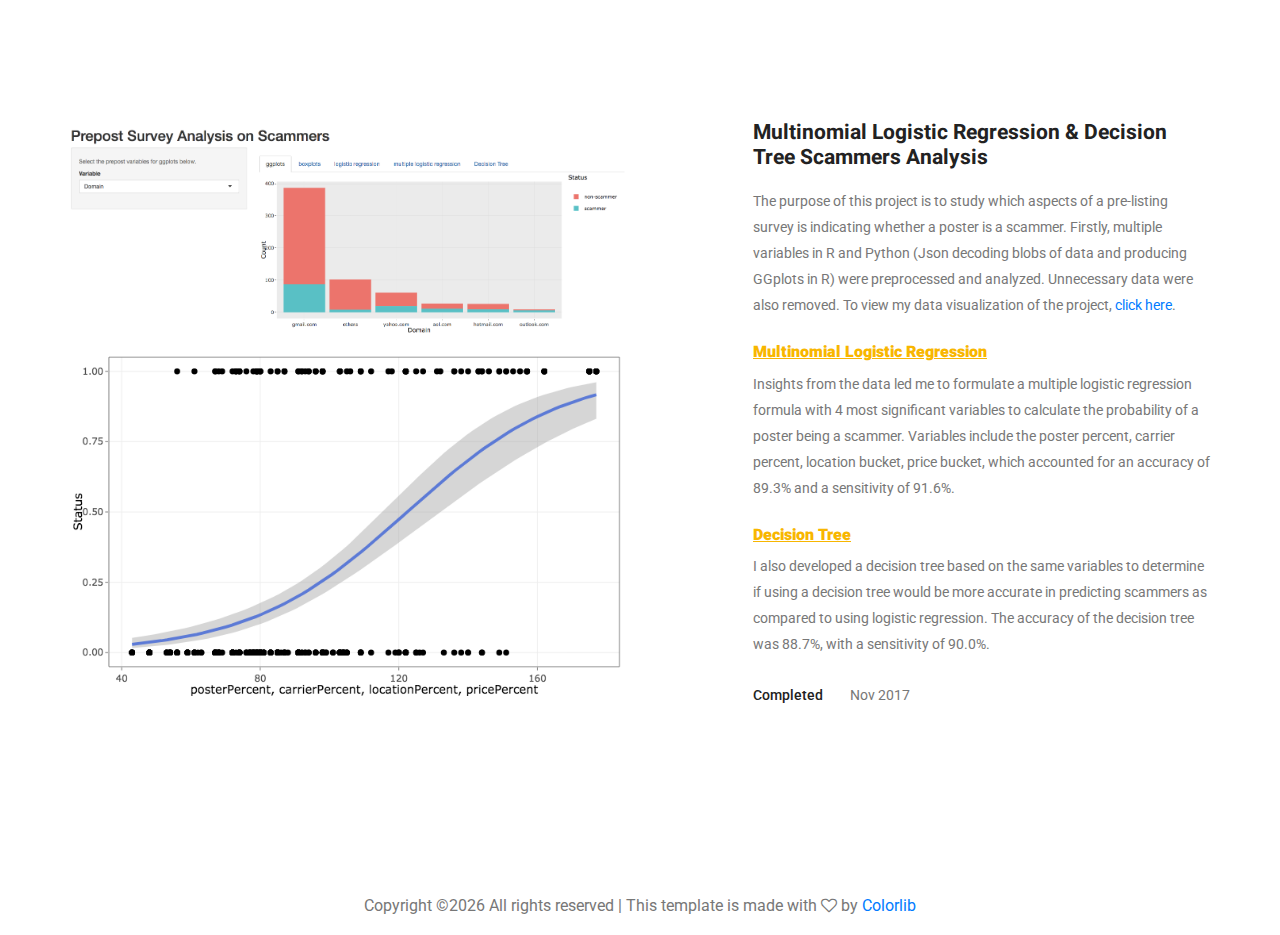
<file: multinomial-logistic-regression-decision-tree.html>
<!doctype html>
<html lang="en">
    <head>
        <!-- Required meta tags -->
        <meta charset="utf-8">
        <meta name="viewport" content="width=device-width, initial-scale=1, shrink-to-fit=no">
        <link rel="icon" href="img/favicon.png" type="image/png">
        <title>Multinomial Logistic Regression & Decision Tree Scammers Analysis</title>
        <!-- Bootstrap CSS -->
        <link rel="stylesheet" href="css/bootstrap.css">
        <link rel="stylesheet" href="vendors/linericon/style.css">
        <link rel="stylesheet" href="css/font-awesome.min.css">
        <link rel="stylesheet" href="vendors/owl-carousel/owl.carousel.min.css">
        <link rel="stylesheet" href="vendors/lightbox/simpleLightbox.css">
        <link rel="stylesheet" href="vendors/nice-select/css/nice-select.css">
        <link rel="stylesheet" href="vendors/animate-css/animate.css">
        <link rel="stylesheet" href="vendors/flaticon/flaticon.css">
        <!-- main css -->
        <link rel="stylesheet" href="css/style.css">
        <link rel="stylesheet" href="css/responsive.css">
    </head>
    <body>

        <!--================Portfolio Details Area =================-->
        <section class="portfolio_details_area p_120">
        	<div class="container">
        		<div class="portfolio_details_inner">
					<div class="row">
						<div class="col-md-6">
							<div class="left_img">
								<img class="img-fluid" src="img/gallery/scammers-shinyapp.png" alt="">
                <img class="img-fluid" src="img/gallery/multiple-logistic-regression-selinawj.png" alt="">
							</div>
						</div>
						<div class="col-md-6">
							<div class="portfolio_right_text">
								<h4>Multinomial Logistic Regression & Decision Tree Scammers Analysis</h4>
								<p>The purpose of this project is to study which aspects of a pre-listing survey is indicating whether a poster is a scammer. Firstly, multiple variables in R and Python (Json decoding blobs of data and producing GGplots in R) were preprocessed and analyzed. Unnecessary data were also removed. To view my data visualization of the project, <a href="https://selinawj.shinyapps.io/verification/" target="_blank">click here</a>.</p>
                <h5><b><u>Multinomial Logistic Regression</u></b></h5>
                <p>Insights from the data led me to formulate a multiple logistic regression formula with 4 most significant variables to calculate the probability of a poster being a scammer. Variables include the poster percent, carrier percent, location bucket, price bucket, which accounted for an accuracy of 89.3% and a sensitivity of 91.6%.</p>
                <h5><b><u>Decision Tree</u></b></h5>
                <p>I also developed a decision tree based on the same variables to determine if using a decision tree would be more accurate in predicting scammers as compared to using logistic regression. The accuracy of the decision tree was 88.7%, with a sensitivity of 90.0%.</p>
                <ul class="list">
									<li><span>Completed</span>Nov 2017</li>
								</ul>
							</div>
						</div>
					</div>
       				<!-- <p>Lorem ipsum dolor sit amet, consectetur adipisicing elit, sed do eiusmod tempor incididunt ut labore et dolore magna aliqua. Ut enim ad minim veniam, quis nostrud exercitation ullamco laboris nisi ut aliquip ex ea commodo consequat. Duis aute irure dolor in reprehenderit.</p>
       				<p>Voluptate velit esse cillum dolore eu fugiat nulla pariatur. Excepteur sint occaecat cupidatat non proident, sunt in culpa qui officia deserunt mollit anim id est laborum. Sed ut perspiciatis unde omnis iste natus error sit voluptatem accusantium doloremque laudantium, totam rem aperiam, eaque ipsa quae ab illo inventore veritatis et quasi architecto beatae vitae dicta sunt explicabo. Nemo enim ipsam voluptatem quia voluptas sit aspernatur aut odit aut fugit, sed quia consequuntur magni dolores eos qui ratione voluptatem sequi nesciunt. Neque porro quisquam est, qui dolorem ipsum quia dolor sit amet, consectetur, adipisci velit, sed quia non numquam eius modi tempora incidunt ut labore et dolore magnam aliquam quaerat voluptatem.</p> -->
        		</div>
        	</div>
        </section>

        <!--================End Portfolio Details Area =================-->

        <!--================Footer Area =================-->
        <div id="footer">
          <p><!-- Link back to Colorlib can't be removed. Template is licensed under CC BY 3.0. -->
  Copyright &copy;<script>document.write(new Date().getFullYear());</script> All rights reserved | This template is made with <i class="fa fa-heart-o" aria-hidden="true"></i> by <a href="https://colorlib.com" target="_blank">Colorlib</a>
  <!-- Link back to Colorlib can't be removed. Template is licensed under CC BY 3.0. -->
          </p>
        </div>
        <!--================End Footer Area =================-->




        <!-- Optional JavaScript -->
        <!-- jQuery first, then Popper.js, then Bootstrap JS -->
        <script src="js/jquery-3.2.1.min.js"></script>
        <script src="js/popper.js"></script>
        <script src="js/bootstrap.min.js"></script>
        <script src="js/stellar.js"></script>
        <script src="vendors/lightbox/simpleLightbox.min.js"></script>
        <script src="vendors/nice-select/js/jquery.nice-select.min.js"></script>
        <script src="vendors/isotope/imagesloaded.pkgd.min.js"></script>
        <script src="vendors/isotope/isotope-min.js"></script>
        <script src="vendors/owl-carousel/owl.carousel.min.js"></script>
        <script src="js/jquery.ajaxchimp.min.js"></script>
        <script src="js/mail-script.js"></script>
        <script src="vendors/counter-up/jquery.waypoints.min.js"></script>
        <script src="vendors/counter-up/jquery.counterup.min.js"></script>
        <script src="js/theme.js"></script>
    </body>
</html>
</file>
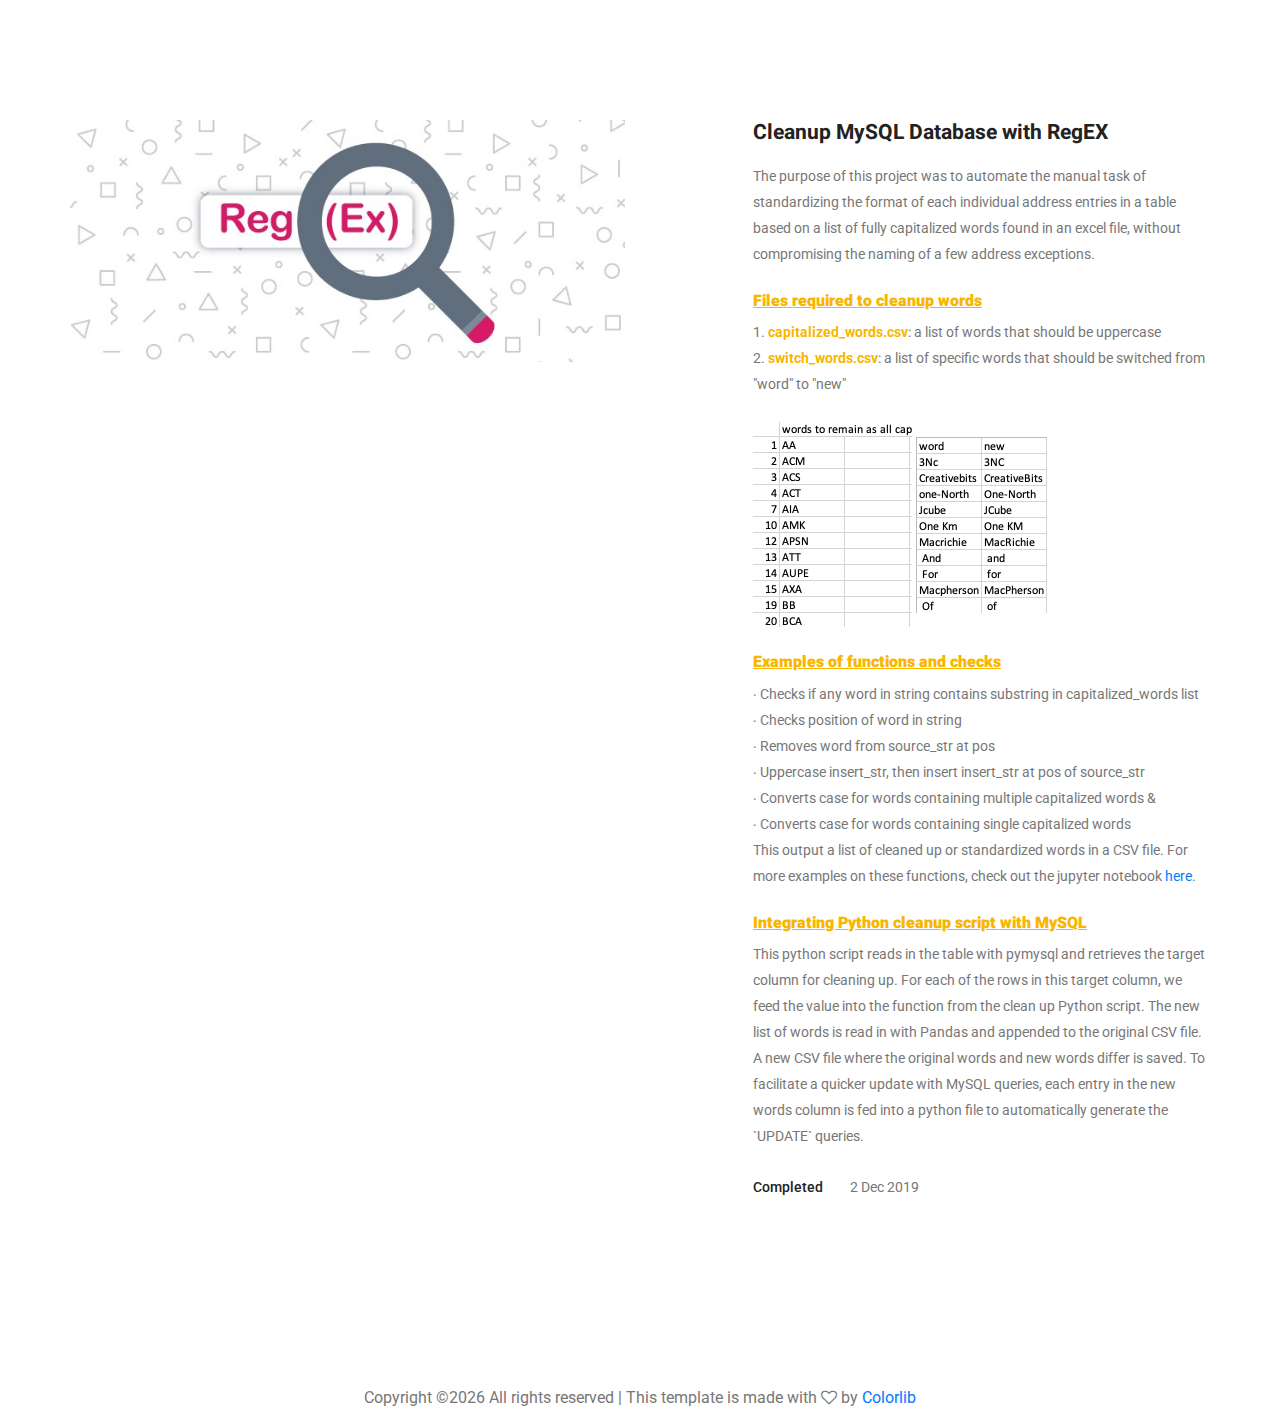
<file: mysql-regex.html>
<!doctype html>
<html lang="en">
    <head>
        <!-- Required meta tags -->
        <meta charset="utf-8">
        <meta name="viewport" content="width=device-width, initial-scale=1, shrink-to-fit=no">
        <link rel="icon" href="img/favicon.png" type="image/png">
        <title>RegEX Cleanup of MySQL Database</title>
        <!-- Bootstrap CSS -->
        <link rel="stylesheet" href="css/bootstrap.css">
        <link rel="stylesheet" href="vendors/linericon/style.css">
        <link rel="stylesheet" href="css/font-awesome.min.css">
        <link rel="stylesheet" href="vendors/owl-carousel/owl.carousel.min.css">
        <link rel="stylesheet" href="vendors/lightbox/simpleLightbox.css">
        <link rel="stylesheet" href="vendors/nice-select/css/nice-select.css">
        <link rel="stylesheet" href="vendors/animate-css/animate.css">
        <link rel="stylesheet" href="vendors/flaticon/flaticon.css">
        <!-- main css -->
        <link rel="stylesheet" href="css/style.css">
        <link rel="stylesheet" href="css/responsive.css">
    </head>
    <body>

        <!--================Portfolio Details Area =================-->
        <section class="portfolio_details_area p_120">
        	<div class="container">
        		<div class="portfolio_details_inner">
					<div class="row">
						<div class="col-md-6">
							<div class="left_img">
								<img class="img-fluid" src="img/gallery/regex-cleanup.jpeg" alt="">
							</div>
						</div>
						<div class="col-md-6">
							<div class="portfolio_right_text">
								<h4>Cleanup MySQL Database with RegEX</h4>
								<p>The purpose of this project was to automate the manual task of standardizing the format of each individual address entries in a table based on a list of fully capitalized words found in an excel file, without compromising the naming of a few address exceptions.</p>
                <h5><b><u>Files required to cleanup words</u></b></h5>
                <p>
                  1. <b>capitalized_words.csv</b>: a list of words that should be uppercase<br />
                  2. <b>switch_words.csv</b>: a list of specific words that should be switched from "word" to "new"
                </p>
                <img src="img/gallery/capitalized_words_list.png"/> <img src="img/gallery/switch_words_list.png"/><br /><br />
                <h5><b><u>Examples of functions and checks</u></b></h5>
                <p>
                ∙ Checks if any word in string contains substring in capitalized_words list<br />
                ∙ Checks position of word in string<br />
                ∙ Removes word from source_str at pos<br />
                ∙ Uppercase insert_str, then insert insert_str at pos of source_str<br />
                ∙ Converts case for words containing multiple capitalized words &<br />
                ∙ Converts case for words containing single capitalized words<br />
                This output a list of cleaned up or standardized words in a CSV file.
                For more examples on these functions, check out the jupyter notebook <a href="jupyter_notebooks/mysql-regex.ipynb" target="_blank">here</a>.
                </p>
                <h5><b><u>Integrating Python cleanup script with MySQL</u></b></h5>
                <p>
                    This python script reads in the table with pymysql and retrieves the target column for cleaning up.
                    For each of the rows in this target column, we feed the value into the function from the clean up Python script.
                    The new list of words is read in with Pandas and appended to the original CSV file.
                    A new CSV file where the original words and new words differ is saved.
                    To facilitate a quicker update with MySQL queries, each entry in the new words column is fed into a python file to
                    automatically generate the `UPDATE` queries.
                </p>
                <ul class="list">
									<li><span>Completed</span>2 Dec 2019</li>
								</ul>
							</div>
						</div>
					</div>
       				<!-- <p>Lorem ipsum dolor sit amet, consectetur adipisicing elit, sed do eiusmod tempor incididunt ut labore et dolore magna aliqua. Ut enim ad minim veniam, quis nostrud exercitation ullamco laboris nisi ut aliquip ex ea commodo consequat. Duis aute irure dolor in reprehenderit.</p>
       				<p>Voluptate velit esse cillum dolore eu fugiat nulla pariatur. Excepteur sint occaecat cupidatat non proident, sunt in culpa qui officia deserunt mollit anim id est laborum. Sed ut perspiciatis unde omnis iste natus error sit voluptatem accusantium doloremque laudantium, totam rem aperiam, eaque ipsa quae ab illo inventore veritatis et quasi architecto beatae vitae dicta sunt explicabo. Nemo enim ipsam voluptatem quia voluptas sit aspernatur aut odit aut fugit, sed quia consequuntur magni dolores eos qui ratione voluptatem sequi nesciunt. Neque porro quisquam est, qui dolorem ipsum quia dolor sit amet, consectetur, adipisci velit, sed quia non numquam eius modi tempora incidunt ut labore et dolore magnam aliquam quaerat voluptatem.</p> -->
        		</div>
        	</div>
        </section>

        <!--================End Portfolio Details Area =================-->

        <!--================Footer Area =================-->
        <div id="footer">
          <p><!-- Link back to Colorlib can't be removed. Template is licensed under CC BY 3.0. -->
  Copyright &copy;<script>document.write(new Date().getFullYear());</script> All rights reserved | This template is made with <i class="fa fa-heart-o" aria-hidden="true"></i> by <a href="https://colorlib.com" target="_blank">Colorlib</a>
  <!-- Link back to Colorlib can't be removed. Template is licensed under CC BY 3.0. -->
          </p>
        </div>
        <!--================End Footer Area =================-->




        <!-- Optional JavaScript -->
        <!-- jQuery first, then Popper.js, then Bootstrap JS -->
        <script src="js/jquery-3.2.1.min.js"></script>
        <script src="js/popper.js"></script>
        <script src="js/bootstrap.min.js"></script>
        <script src="js/stellar.js"></script>
        <script src="vendors/lightbox/simpleLightbox.min.js"></script>
        <script src="vendors/nice-select/js/jquery.nice-select.min.js"></script>
        <script src="vendors/isotope/imagesloaded.pkgd.min.js"></script>
        <script src="vendors/isotope/isotope-min.js"></script>
        <script src="vendors/owl-carousel/owl.carousel.min.js"></script>
        <script src="js/jquery.ajaxchimp.min.js"></script>
        <script src="js/mail-script.js"></script>
        <script src="vendors/counter-up/jquery.waypoints.min.js"></script>
        <script src="vendors/counter-up/jquery.counterup.min.js"></script>
        <script src="js/theme.js"></script>
    </body>
</html>
</file>
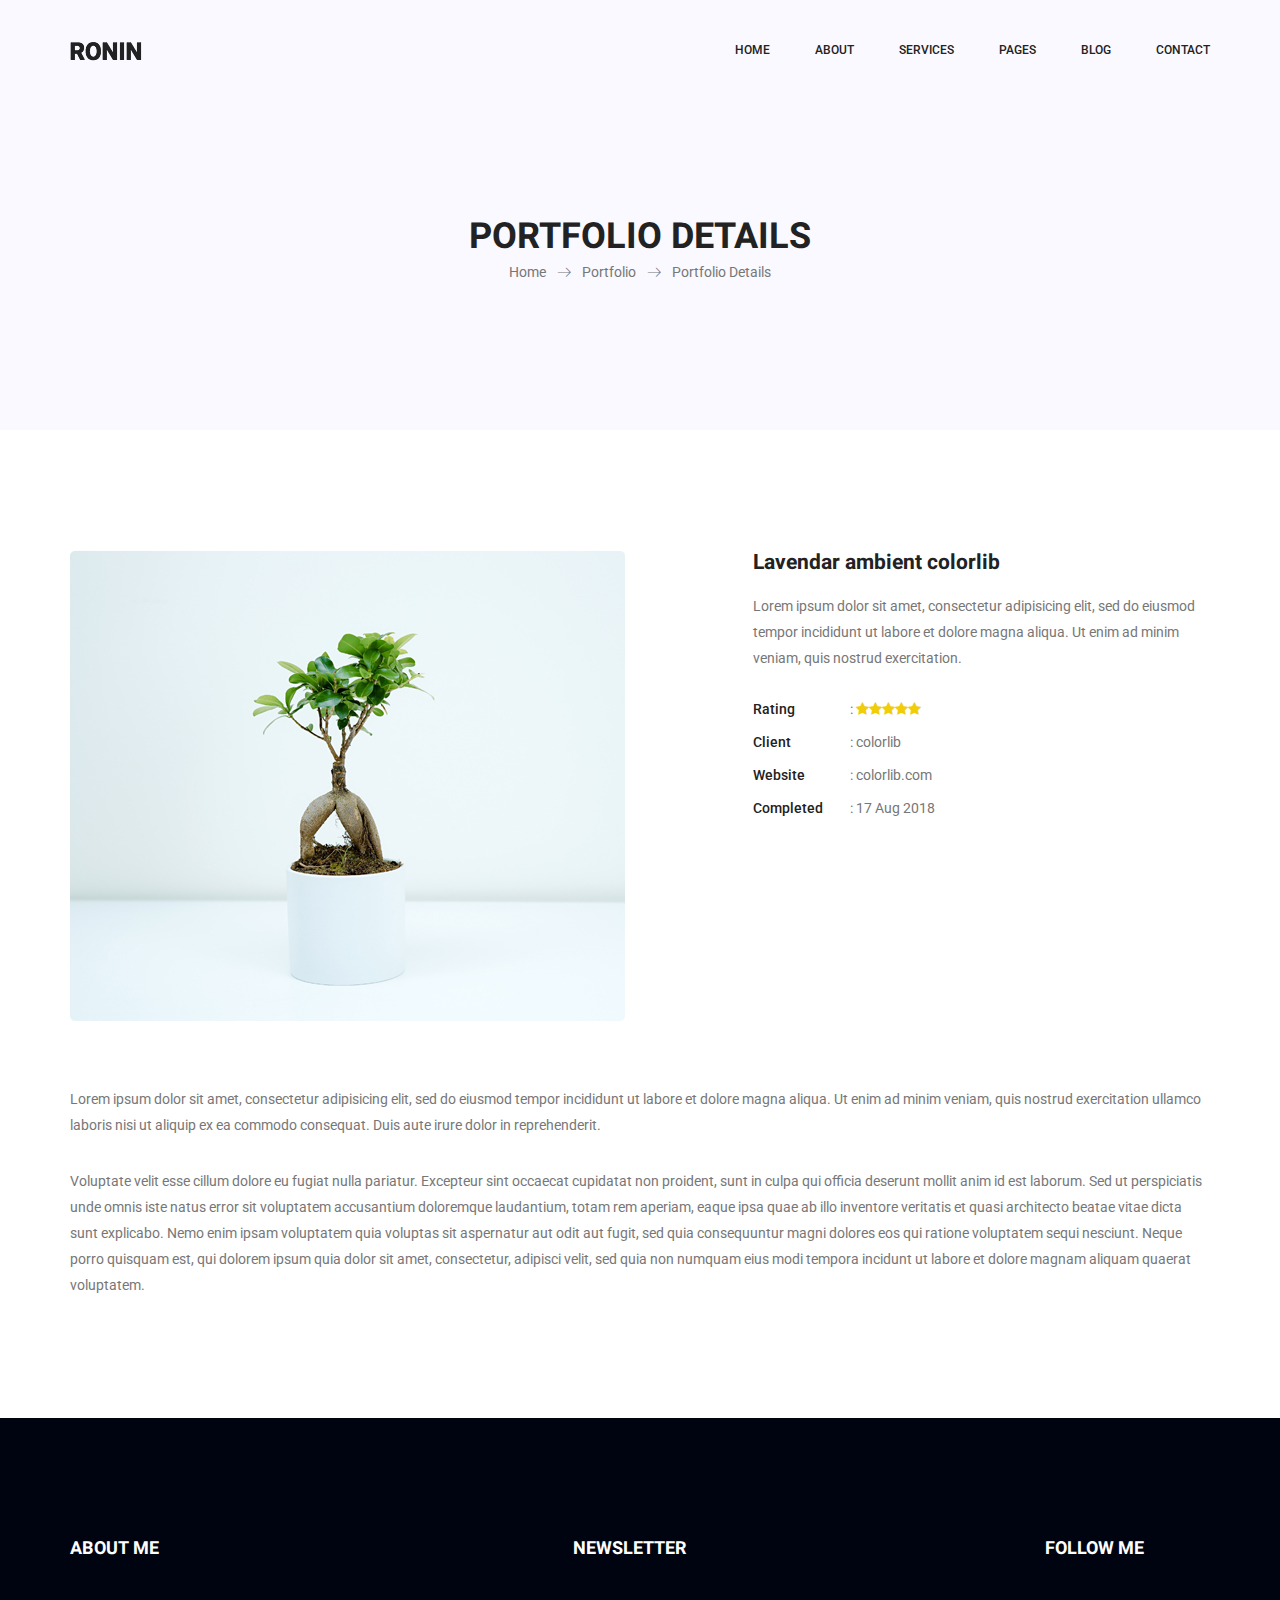
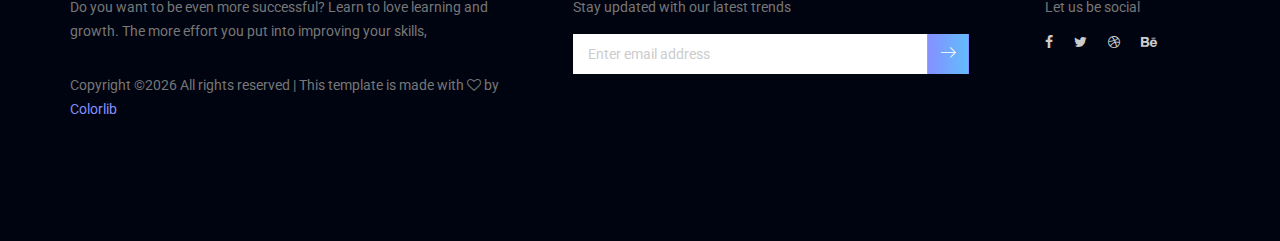
<file: portfolio-details.html>
<!doctype html>
<html lang="en">
    <head>
        <!-- Required meta tags -->
        <meta charset="utf-8">
        <meta name="viewport" content="width=device-width, initial-scale=1, shrink-to-fit=no">
        <link rel="icon" href="img/favicon.png" type="image/png">
        <title>Ronin Multi</title>
        <!-- Bootstrap CSS -->
        <link rel="stylesheet" href="css/bootstrap.css">
        <link rel="stylesheet" href="vendors/linericon/style.css">
        <link rel="stylesheet" href="css/font-awesome.min.css">
        <link rel="stylesheet" href="vendors/owl-carousel/owl.carousel.min.css">
        <link rel="stylesheet" href="vendors/lightbox/simpleLightbox.css">
        <link rel="stylesheet" href="vendors/nice-select/css/nice-select.css">
        <link rel="stylesheet" href="vendors/animate-css/animate.css">
        <link rel="stylesheet" href="vendors/flaticon/flaticon.css">
        <!-- main css -->
        <link rel="stylesheet" href="css/style.css">
        <link rel="stylesheet" href="css/responsive.css">
    </head>
    <body>
        
        <!--================Header Menu Area =================-->
        <header class="header_area">
            <div class="main_menu" id="mainNav">
            	<nav class="navbar navbar-expand-lg navbar-light">
					<div class="container box_1620">
						<!-- Brand and toggle get grouped for better mobile display -->
						<a class="navbar-brand logo_h" href="index.html"><img src="img/logo.png" alt=""></a>
						<button class="navbar-toggler" type="button" data-toggle="collapse" data-target="#navbarSupportedContent" aria-controls="navbarSupportedContent" aria-expanded="false" aria-label="Toggle navigation">
							<span class="icon-bar"></span>
							<span class="icon-bar"></span>
							<span class="icon-bar"></span>
						</button>
						<!-- Collect the nav links, forms, and other content for toggling -->
						<div class="collapse navbar-collapse offset" id="navbarSupportedContent">
							<ul class="nav navbar-nav menu_nav ml-auto">
								<li class="nav-item active"><a class="nav-link" href="index.html">Home</a></li> 
								<li class="nav-item"><a class="nav-link" href="about-us.html">About</a></li> 
								<li class="nav-item"><a class="nav-link" href="services.html">Services</a>
								<li class="nav-item submenu dropdown">
									<a href="#" class="nav-link dropdown-toggle" data-toggle="dropdown" role="button" aria-haspopup="true" aria-expanded="false">Pages</a>
									<ul class="dropdown-menu">
										<li class="nav-item"><a class="nav-link" href="portfolio.html">Portfolio</a></li>
										<li class="nav-item"><a class="nav-link" href="portfolio-details.html">Project Details</a></li>
										<li class="nav-item"><a class="nav-link" href="elements.html">Elements</a></li>
									</ul>
								</li> 
								<li class="nav-item submenu dropdown">
									<a href="#" class="nav-link dropdown-toggle" data-toggle="dropdown" role="button" aria-haspopup="true" aria-expanded="false">Blog</a>
									<ul class="dropdown-menu">
										<li class="nav-item"><a class="nav-link" href="blog.html">Blog</a></li>
										<li class="nav-item"><a class="nav-link" href="single-blog.html">Blog Details</a></li>
									</ul>
								</li> 
								<li class="nav-item"><a class="nav-link" href="contact.html">Contact</a></li>
							</ul>
						</div> 
					</div>
            	</nav>
            </div>
        </header>
        <!--================Header Menu Area =================-->
        
        <!--================Home Banner Area =================-->
        <section class="banner_area">
            <div class="banner_inner d-flex align-items-center">
            	<div class="overlay bg-parallax" data-stellar-ratio="0.9" data-stellar-vertical-offset="0" data-background=""></div>
				<div class="container">
					<div class="banner_content text-center">
						<h2>Portfolio Details</h2>
						<div class="page_link">
							<a href="index.html">Home</a>
							<a href="services.html">Portfolio</a>
							<a href="services.html">Portfolio Details</a>
						</div>
						
					</div>
				</div>
            </div>
        </section>
        <!--================End Home Banner Area =================-->
        
        <!--================Portfolio Details Area =================-->
        <section class="portfolio_details_area p_120">
        	<div class="container">
        		<div class="portfolio_details_inner">
					<div class="row">
						<div class="col-md-6">
							<div class="left_img">
								<img class="img-fluid" src="img/gallery/portfolio_details.jpg" alt="">
							</div>
						</div>
						<div class="col-md-6">
							<div class="portfolio_right_text">
								<h4>Lavendar ambient colorlib</h4>
								<p>Lorem ipsum dolor sit amet, consectetur adipisicing elit, sed do eiusmod tempor incididunt ut labore et dolore magna aliqua. Ut enim ad minim veniam, quis nostrud exercitation.</p>
								<ul class="list">
									<li><span>Rating</span>: <i class="fa fa-star"></i><i class="fa fa-star"></i><i class="fa fa-star"></i><i class="fa fa-star"></i><i class="fa fa-star"></i></li>
									<li><span>Client</span>:  colorlib</li>
									<li><span>Website</span>:  colorlib.com</li>
									<li><span>Completed</span>:  17 Aug 2018</li>
								</ul>
							</div>
						</div>
					</div>
       				<p>Lorem ipsum dolor sit amet, consectetur adipisicing elit, sed do eiusmod tempor incididunt ut labore et dolore magna aliqua. Ut enim ad minim veniam, quis nostrud exercitation ullamco laboris nisi ut aliquip ex ea commodo consequat. Duis aute irure dolor in reprehenderit.</p>
       				<p>Voluptate velit esse cillum dolore eu fugiat nulla pariatur. Excepteur sint occaecat cupidatat non proident, sunt in culpa qui officia deserunt mollit anim id est laborum. Sed ut perspiciatis unde omnis iste natus error sit voluptatem accusantium doloremque laudantium, totam rem aperiam, eaque ipsa quae ab illo inventore veritatis et quasi architecto beatae vitae dicta sunt explicabo. Nemo enim ipsam voluptatem quia voluptas sit aspernatur aut odit aut fugit, sed quia consequuntur magni dolores eos qui ratione voluptatem sequi nesciunt. Neque porro quisquam est, qui dolorem ipsum quia dolor sit amet, consectetur, adipisci velit, sed quia non numquam eius modi tempora incidunt ut labore et dolore magnam aliquam quaerat voluptatem.</p>
        		</div>
        	</div>
        </section>
        <!--================End Portfolio Details Area =================-->
        
        <!--================Footer Area =================-->
        <footer class="footer_area p_120">
        	<div class="container">
        		<div class="row footer_inner">
        			<div class="col-lg-5 col-sm-6">
        				<aside class="f_widget ab_widget">
        					<div class="f_title">
        						<h3>About Me</h3>
        					</div>
        					<p>Do you want to be even more successful? Learn to love learning and growth. The more effort you put into improving your skills,</p>
        					<p><!-- Link back to Colorlib can't be removed. Template is licensed under CC BY 3.0. -->
Copyright &copy;<script>document.write(new Date().getFullYear());</script> All rights reserved | This template is made with <i class="fa fa-heart-o" aria-hidden="true"></i> by <a href="https://colorlib.com" target="_blank">Colorlib</a>
<!-- Link back to Colorlib can't be removed. Template is licensed under CC BY 3.0. -->
</p>
        				</aside>
        			</div>
        			<div class="col-lg-5 col-sm-6">
        				<aside class="f_widget news_widget">
        					<div class="f_title">
        						<h3>Newsletter</h3>
        					</div>
        					<p>Stay updated with our latest trends</p>
        					<div id="mc_embed_signup">
                                <form target="_blank" action="https://spondonit.us12.list-manage.com/subscribe/post?u=1462626880ade1ac87bd9c93a&amp;id=92a4423d01" method="get" class="subscribe_form relative">
                                	<div class="input-group d-flex flex-row">
                                        <input name="EMAIL" placeholder="Enter email address" onfocus="this.placeholder = ''" onblur="this.placeholder = 'Email Address '" required="" type="email">
                                        <button class="btn sub-btn"><span class="lnr lnr-arrow-right"></span></button>		
                                    </div>				
                                    <div class="mt-10 info"></div>
                                </form>
                            </div>
        				</aside>
        			</div>
        			<div class="col-lg-2">
        				<aside class="f_widget social_widget">
        					<div class="f_title">
        						<h3>Follow Me</h3>
        					</div>
        					<p>Let us be social</p>
        					<ul class="list">
        						<li><a href="#"><i class="fa fa-facebook"></i></a></li>
        						<li><a href="#"><i class="fa fa-twitter"></i></a></li>
        						<li><a href="#"><i class="fa fa-dribbble"></i></a></li>
        						<li><a href="#"><i class="fa fa-behance"></i></a></li>
        					</ul>
        				</aside>
        			</div>
        		</div>
        	</div>
        </footer>
        <!--================End Footer Area =================-->
        
        
        
        
        <!-- Optional JavaScript -->
        <!-- jQuery first, then Popper.js, then Bootstrap JS -->
        <script src="js/jquery-3.2.1.min.js"></script>
        <script src="js/popper.js"></script>
        <script src="js/bootstrap.min.js"></script>
        <script src="js/stellar.js"></script>
        <script src="vendors/lightbox/simpleLightbox.min.js"></script>
        <script src="vendors/nice-select/js/jquery.nice-select.min.js"></script>
        <script src="vendors/isotope/imagesloaded.pkgd.min.js"></script>
        <script src="vendors/isotope/isotope-min.js"></script>
        <script src="vendors/owl-carousel/owl.carousel.min.js"></script>
        <script src="js/jquery.ajaxchimp.min.js"></script>
        <script src="js/mail-script.js"></script>
        <script src="vendors/counter-up/jquery.waypoints.min.js"></script>
        <script src="vendors/counter-up/jquery.counterup.min.js"></script>
        <script src="js/theme.js"></script>
    </body>
</html>
</file>
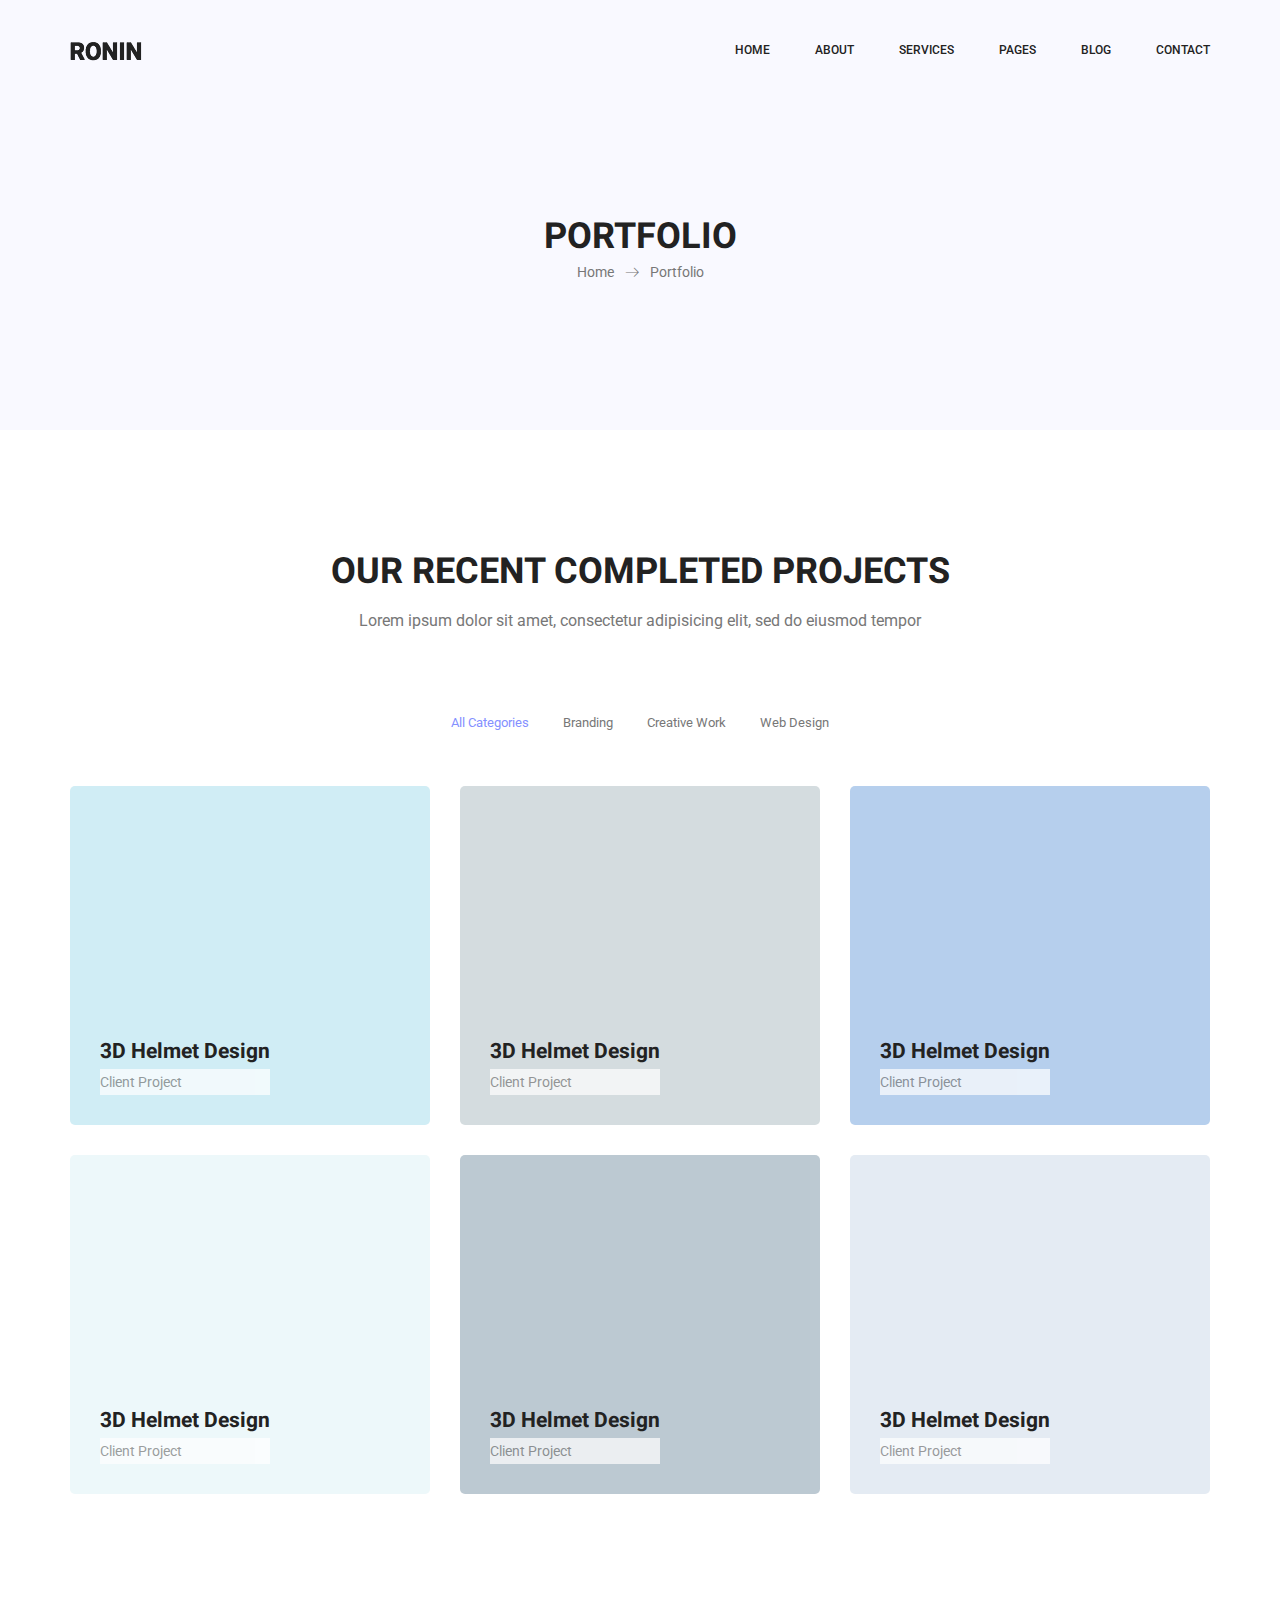
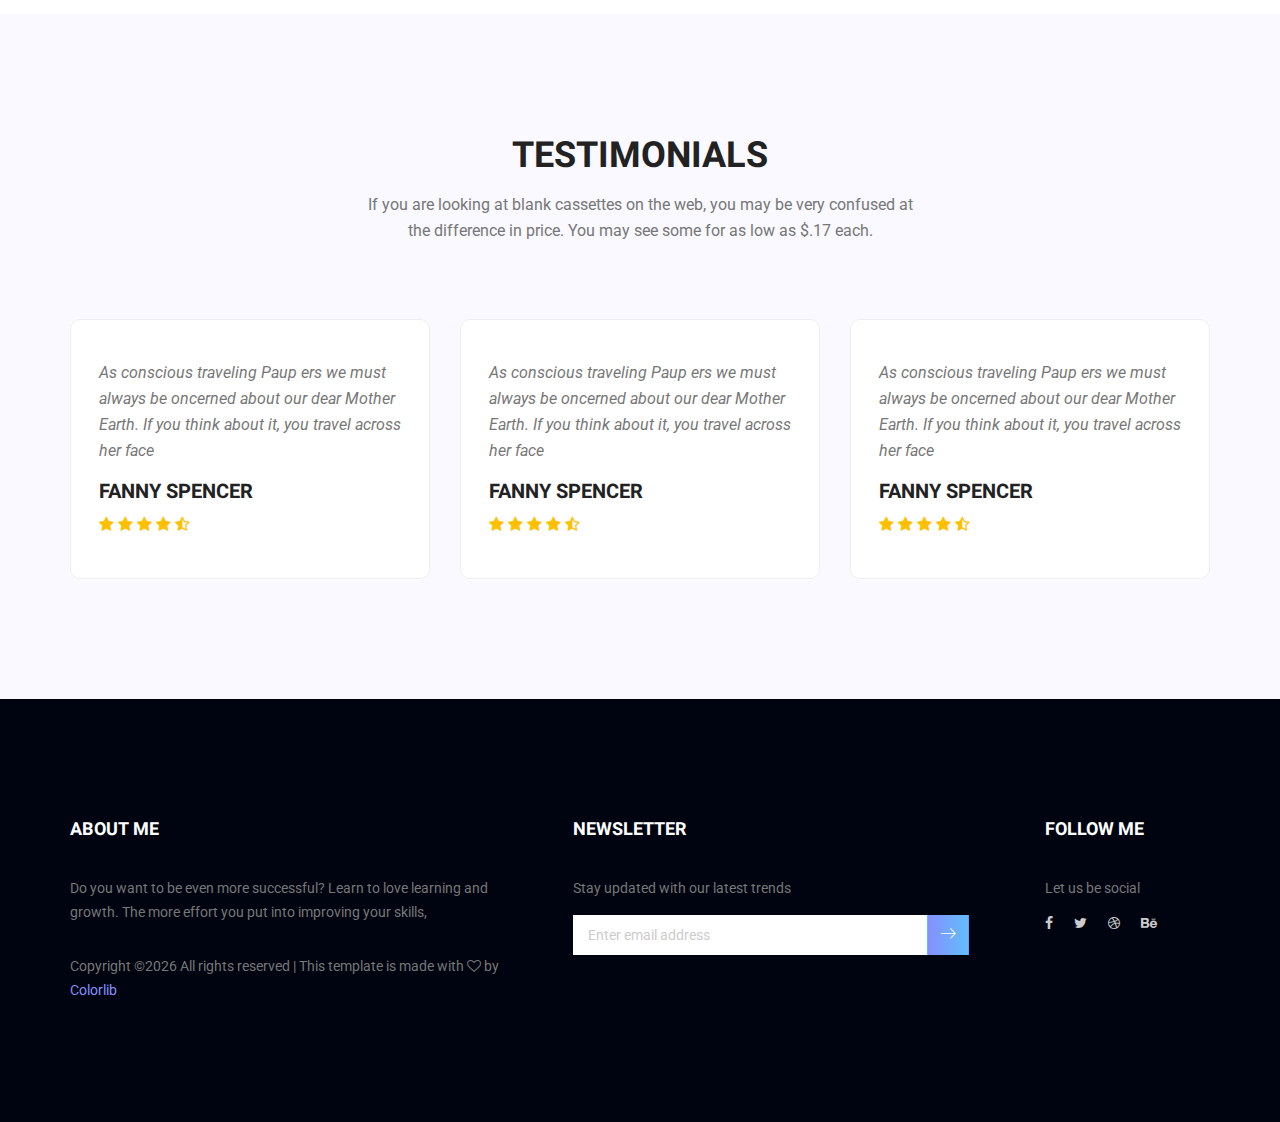
<file: portfolio.html>
<!doctype html>
<html lang="en">
    <head>
        <!-- Required meta tags -->
        <meta charset="utf-8">
        <meta name="viewport" content="width=device-width, initial-scale=1, shrink-to-fit=no">
        <link rel="icon" href="img/favicon.png" type="image/png">
        <title>Ronin Multi</title>
        <!-- Bootstrap CSS -->
        <link rel="stylesheet" href="css/bootstrap.css">
        <link rel="stylesheet" href="vendors/linericon/style.css">
        <link rel="stylesheet" href="css/font-awesome.min.css">
        <link rel="stylesheet" href="vendors/owl-carousel/owl.carousel.min.css">
        <link rel="stylesheet" href="vendors/lightbox/simpleLightbox.css">
        <link rel="stylesheet" href="vendors/nice-select/css/nice-select.css">
        <link rel="stylesheet" href="vendors/animate-css/animate.css">
        <link rel="stylesheet" href="vendors/flaticon/flaticon.css">
        <!-- main css -->
        <link rel="stylesheet" href="css/style.css">
        <link rel="stylesheet" href="css/responsive.css">
    </head>
    <body>
        
        <!--================Header Menu Area =================-->
        <header class="header_area">
            <div class="main_menu" id="mainNav">
            	<nav class="navbar navbar-expand-lg navbar-light">
					<div class="container box_1620">
						<!-- Brand and toggle get grouped for better mobile display -->
						<a class="navbar-brand logo_h" href="index.html"><img src="img/logo.png" alt=""></a>
						<button class="navbar-toggler" type="button" data-toggle="collapse" data-target="#navbarSupportedContent" aria-controls="navbarSupportedContent" aria-expanded="false" aria-label="Toggle navigation">
							<span class="icon-bar"></span>
							<span class="icon-bar"></span>
							<span class="icon-bar"></span>
						</button>
						<!-- Collect the nav links, forms, and other content for toggling -->
						<div class="collapse navbar-collapse offset" id="navbarSupportedContent">
							<ul class="nav navbar-nav menu_nav ml-auto">
								<li class="nav-item active"><a class="nav-link" href="index.html">Home</a></li> 
								<li class="nav-item"><a class="nav-link" href="about-us.html">About</a></li> 
								<li class="nav-item"><a class="nav-link" href="services.html">Services</a>
								<li class="nav-item submenu dropdown">
									<a href="#" class="nav-link dropdown-toggle" data-toggle="dropdown" role="button" aria-haspopup="true" aria-expanded="false">Pages</a>
									<ul class="dropdown-menu">
										<li class="nav-item"><a class="nav-link" href="portfolio.html">Portfolio</a></li>
										<li class="nav-item"><a class="nav-link" href="portfolio-details.html">Project Details</a></li>
										<li class="nav-item"><a class="nav-link" href="elements.html">Elements</a></li>
									</ul>
								</li> 
								<li class="nav-item submenu dropdown">
									<a href="#" class="nav-link dropdown-toggle" data-toggle="dropdown" role="button" aria-haspopup="true" aria-expanded="false">Blog</a>
									<ul class="dropdown-menu">
										<li class="nav-item"><a class="nav-link" href="blog.html">Blog</a></li>
										<li class="nav-item"><a class="nav-link" href="single-blog.html">Blog Details</a></li>
									</ul>
								</li> 
								<li class="nav-item"><a class="nav-link" href="contact.html">Contact</a></li>
							</ul>
						</div> 
					</div>
            	</nav>
            </div>
        </header>
        <!--================Header Menu Area =================-->
        
        <!--================Home Banner Area =================-->
        <section class="banner_area">
            <div class="banner_inner d-flex align-items-center">
            	<div class="overlay bg-parallax" data-stellar-ratio="0.9" data-stellar-vertical-offset="0" data-background=""></div>
				<div class="container">
					<div class="banner_content text-center">
						<h2>Portfolio</h2>
						<div class="page_link">
							<a href="index.html">Home</a>
							<a href="portfolio.html">Portfolio</a>
						</div>
						
					</div>
				</div>
            </div>
        </section>
        <!--================End Home Banner Area =================-->
        
        <!--================Projects Area =================-->
        <section class="projects_area p_120">
        	<div class="container">
        		<div class="main_title">
					<h2>Our Recent Completed Projects</h2>
					<p>Lorem ipsum dolor sit amet, consectetur adipisicing elit, sed do eiusmod tempor</p>
				</div>
        		<div class="projects_fillter">
					<ul class="filter list">
						<li class="active" data-filter="*"><a href="#">All Categories</a></li>
						<li data-filter=".brand"><a href="#">Branding</a></li>
						<li data-filter=".work"><a href="#">Creative Work </a></li>
						<li data-filter=".web"><a href="#">Web Design</a></li>
					</ul>
				</div>
				<div class="projects_inner row">
					<div class="col-lg-4 col-sm-6 brand web">
						<div class="projects_item">
							<img class="img-fluid" src="img/projects/projects-1.jpg" alt="">
							<div class="projects_text">
								<a href="portfolio-details.html"><h4>3D Helmet Design</h4></a>
								<p>Client Project</p>
							</div>
						</div>
					</div>
					<div class="col-lg-4 col-sm-6 brand work">
						<div class="projects_item">
							<img class="img-fluid" src="img/projects/projects-2.jpg" alt="">
							<div class="projects_text">
								<a href="portfolio-details.html"><h4>3D Helmet Design</h4></a>
								<p>Client Project</p>
							</div>
						</div>
					</div>
					<div class="col-lg-4 col-sm-6 work">
						<div class="projects_item">
							<img class="img-fluid" src="img/projects/projects-3.jpg" alt="">
							<div class="projects_text">
								<a href="portfolio-details.html"><h4>3D Helmet Design</h4></a>
								<p>Client Project</p>
							</div>
						</div>
					</div>
					<div class="col-lg-4 col-sm-6 brand web">
						<div class="projects_item">
							<img class="img-fluid" src="img/projects/projects-4.jpg" alt="">
							<div class="projects_text">
								<a href="portfolio-details.html"><h4>3D Helmet Design</h4></a>
								<p>Client Project</p>
							</div>
						</div>
					</div>
					<div class="col-lg-4 col-sm-6 brand work">
						<div class="projects_item">
							<img class="img-fluid" src="img/projects/projects-5.jpg" alt="">
							<div class="projects_text">
								<a href="portfolio-details.html"><h4>3D Helmet Design</h4></a>
								<p>Client Project</p>
							</div>
						</div>
					</div>
					<div class="col-lg-4 col-sm-6 brand work web">
						<div class="projects_item">
							<img class="img-fluid" src="img/projects/projects-6.jpg" alt="">
							<div class="projects_text">
								<a href="portfolio-details.html"><h4>3D Helmet Design</h4></a>
								<p>Client Project</p>
							</div>
						</div>
					</div>
				</div>
        	</div>
        </section>
        <!--================End Projects Area =================-->
        
        <!--================Testimonials Area =================-->
        <section class="testimonials_area p_120">
        	<div class="container">
        		<div class="main_title">
        			<h2>Testimonials</h2>
        			<p>If you are looking at blank cassettes on the web, you may be very confused at the difference in price. You may see some for as low as $.17 each.</p>
        		</div>
        		<div class="testi_inner">
					<div class="testi_slider owl-carousel">
						<div class="item">
							<div class="testi_item">
								<p>As conscious traveling Paup ers we must always be oncerned about our dear Mother Earth. If you think about it, you travel across her face</p>
								<h4>Fanny Spencer</h4>
								<a href="#"><i class="fa fa-star"></i></a>
								<a href="#"><i class="fa fa-star"></i></a>
								<a href="#"><i class="fa fa-star"></i></a>
								<a href="#"><i class="fa fa-star"></i></a>
								<a href="#"><i class="fa fa-star-half-o"></i></a>
							</div>
						</div>
						<div class="item">
							<div class="testi_item">
								<p>As conscious traveling Paup ers we must always be oncerned about our dear Mother Earth. If you think about it, you travel across her face</p>
								<h4>Fanny Spencer</h4>
								<a href="#"><i class="fa fa-star"></i></a>
								<a href="#"><i class="fa fa-star"></i></a>
								<a href="#"><i class="fa fa-star"></i></a>
								<a href="#"><i class="fa fa-star"></i></a>
								<a href="#"><i class="fa fa-star-half-o"></i></a>
							</div>
						</div>
						<div class="item">
							<div class="testi_item">
								<p>As conscious traveling Paup ers we must always be oncerned about our dear Mother Earth. If you think about it, you travel across her face</p>
								<h4>Fanny Spencer</h4>
								<a href="#"><i class="fa fa-star"></i></a>
								<a href="#"><i class="fa fa-star"></i></a>
								<a href="#"><i class="fa fa-star"></i></a>
								<a href="#"><i class="fa fa-star"></i></a>
								<a href="#"><i class="fa fa-star-half-o"></i></a>
							</div>
						</div>
					</div>
        		</div>
        	</div>
        </section>
        <!--================End Testimonials Area =================-->
        
        <!--================Footer Area =================-->
        <footer class="footer_area p_120">
        	<div class="container">
        		<div class="row footer_inner">
        			<div class="col-lg-5 col-sm-6">
        				<aside class="f_widget ab_widget">
        					<div class="f_title">
        						<h3>About Me</h3>
        					</div>
        					<p>Do you want to be even more successful? Learn to love learning and growth. The more effort you put into improving your skills,</p>
        					<p><!-- Link back to Colorlib can't be removed. Template is licensed under CC BY 3.0. -->
Copyright &copy;<script>document.write(new Date().getFullYear());</script> All rights reserved | This template is made with <i class="fa fa-heart-o" aria-hidden="true"></i> by <a href="https://colorlib.com" target="_blank">Colorlib</a>
<!-- Link back to Colorlib can't be removed. Template is licensed under CC BY 3.0. -->
</p>
        				</aside>
        			</div>
        			<div class="col-lg-5 col-sm-6">
        				<aside class="f_widget news_widget">
        					<div class="f_title">
        						<h3>Newsletter</h3>
        					</div>
        					<p>Stay updated with our latest trends</p>
        					<div id="mc_embed_signup">
                                <form target="_blank" action="https://spondonit.us12.list-manage.com/subscribe/post?u=1462626880ade1ac87bd9c93a&amp;id=92a4423d01" method="get" class="subscribe_form relative">
                                	<div class="input-group d-flex flex-row">
                                        <input name="EMAIL" placeholder="Enter email address" onfocus="this.placeholder = ''" onblur="this.placeholder = 'Email Address '" required="" type="email">
                                        <button class="btn sub-btn"><span class="lnr lnr-arrow-right"></span></button>		
                                    </div>				
                                    <div class="mt-10 info"></div>
                                </form>
                            </div>
        				</aside>
        			</div>
        			<div class="col-lg-2">
        				<aside class="f_widget social_widget">
        					<div class="f_title">
        						<h3>Follow Me</h3>
        					</div>
        					<p>Let us be social</p>
        					<ul class="list">
        						<li><a href="#"><i class="fa fa-facebook"></i></a></li>
        						<li><a href="#"><i class="fa fa-twitter"></i></a></li>
        						<li><a href="#"><i class="fa fa-dribbble"></i></a></li>
        						<li><a href="#"><i class="fa fa-behance"></i></a></li>
        					</ul>
        				</aside>
        			</div>
        		</div>
        	</div>
        </footer>
        <!--================End Footer Area =================-->
        
        
        
        
        <!-- Optional JavaScript -->
        <!-- jQuery first, then Popper.js, then Bootstrap JS -->
        <script src="js/jquery-3.2.1.min.js"></script>
        <script src="js/popper.js"></script>
        <script src="js/bootstrap.min.js"></script>
        <script src="js/stellar.js"></script>
        <script src="vendors/lightbox/simpleLightbox.min.js"></script>
        <script src="vendors/nice-select/js/jquery.nice-select.min.js"></script>
        <script src="vendors/isotope/imagesloaded.pkgd.min.js"></script>
        <script src="vendors/isotope/isotope-min.js"></script>
        <script src="vendors/owl-carousel/owl.carousel.min.js"></script>
        <script src="js/jquery.ajaxchimp.min.js"></script>
        <script src="js/mail-script.js"></script>
        <script src="vendors/counter-up/jquery.waypoints.min.js"></script>
        <script src="vendors/counter-up/jquery.counterup.min.js"></script>
        <script src="js/theme.js"></script>
    </body>
</html>
</file>
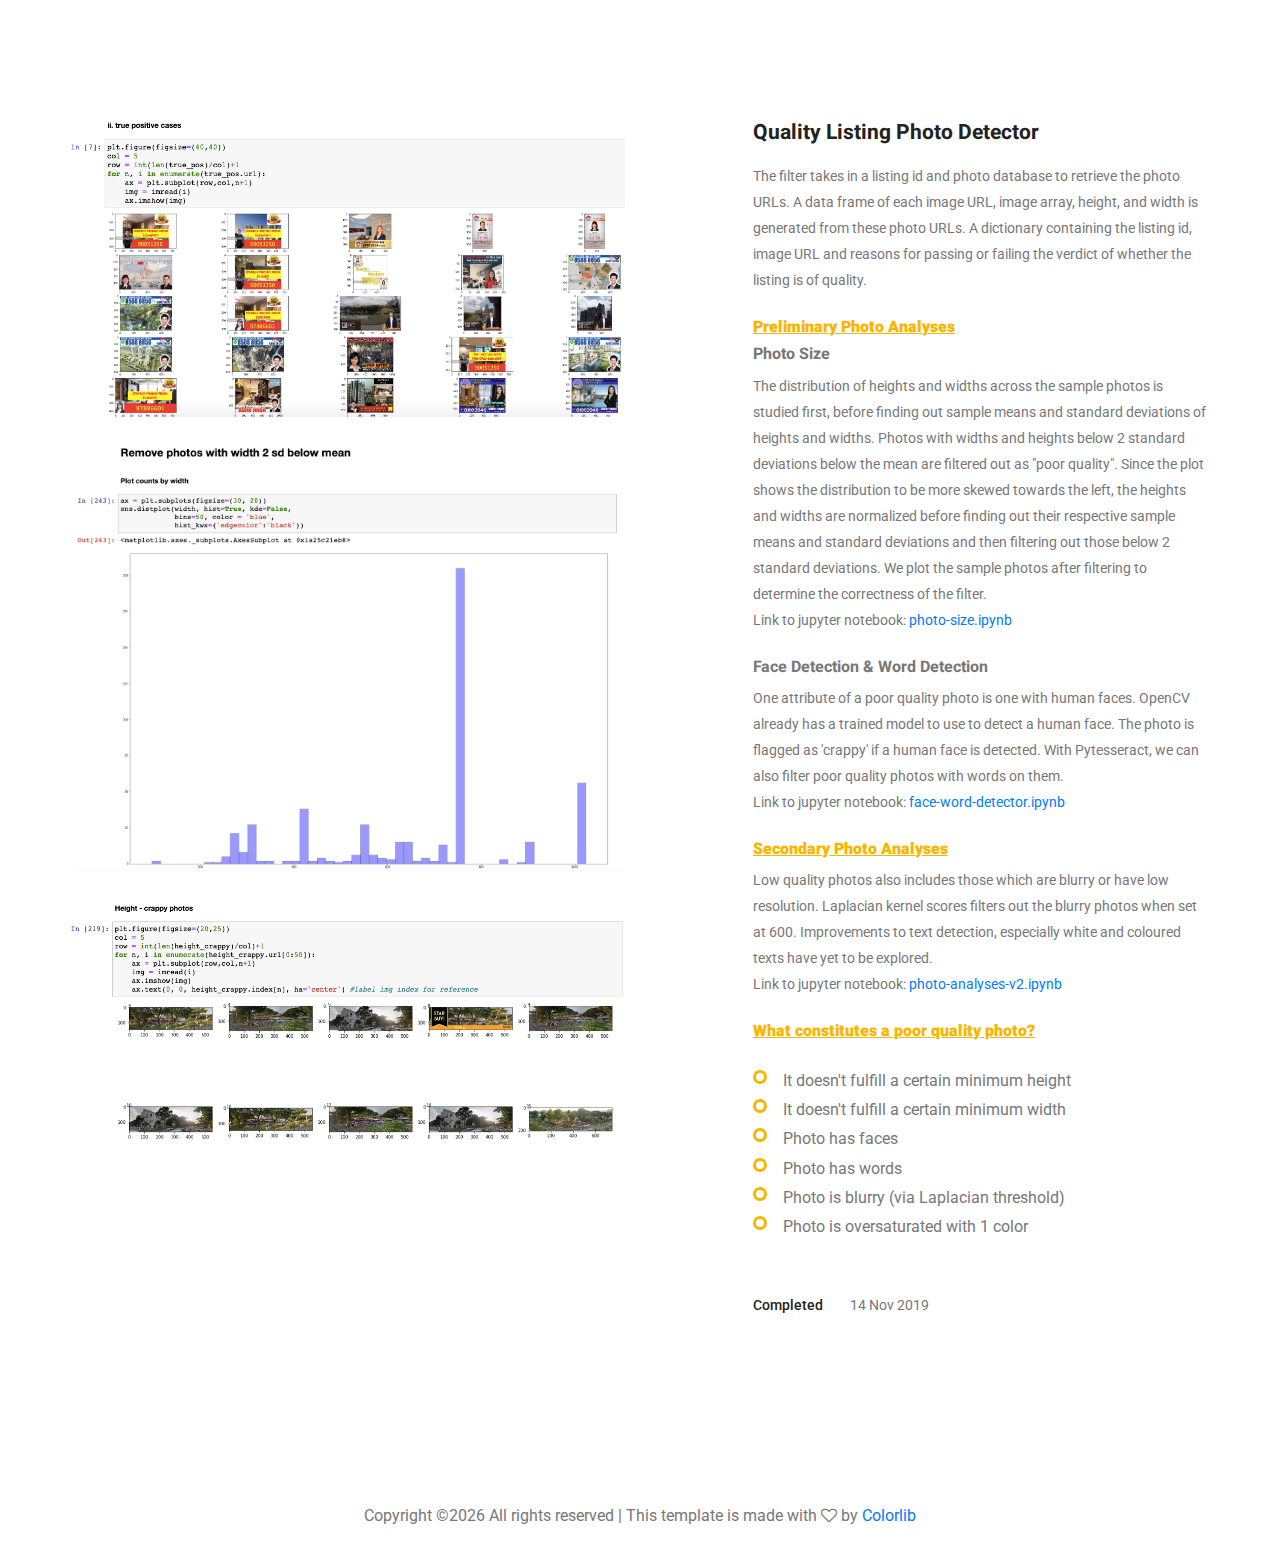
<file: quality-listing-photo-detector.html>
<!doctype html>
<html lang="en">
    <head>
        <!-- Required meta tags -->
        <meta charset="utf-8">
        <meta name="viewport" content="width=device-width, initial-scale=1, shrink-to-fit=no">
        <link rel="icon" href="img/favicon.png" type="image/png">
        <title>Quality Listing Photo Detector</title>
        <!-- Bootstrap CSS -->
        <link rel="stylesheet" href="css/bootstrap.css">
        <link rel="stylesheet" href="vendors/linericon/style.css">
        <link rel="stylesheet" href="css/font-awesome.min.css">
        <link rel="stylesheet" href="vendors/owl-carousel/owl.carousel.min.css">
        <link rel="stylesheet" href="vendors/lightbox/simpleLightbox.css">
        <link rel="stylesheet" href="vendors/nice-select/css/nice-select.css">
        <link rel="stylesheet" href="vendors/animate-css/animate.css">
        <link rel="stylesheet" href="vendors/flaticon/flaticon.css">
        <!-- main css -->
        <link rel="stylesheet" href="css/style.css">
        <link rel="stylesheet" href="css/responsive.css">
    </head>
    <body>

        <!--================Portfolio Details Area =================-->
        <section class="portfolio_details_area p_120">
        	<div class="container">
        		<div class="portfolio_details_inner">
					<div class="row">
						<div class="col-md-6">
							<div class="left_img">
								<img class="img-fluid" src="img/gallery/face-detection.png" alt=""><br /><br />
                <img class="img-fluid" src="img/gallery/width-plot.png" alt=""><br /><br />
                <img class="img-fluid" src="img/gallery/height-low.png" alt="">
							</div>
						</div>
						<div class="col-md-6">
							<div class="portfolio_right_text">
								<h4>Quality Listing Photo Detector</h4>
								<p>The filter takes in a listing id and photo database to retrieve the photo URLs. A data frame of each image URL, image array, height, and width is generated from these photo URLs. A dictionary containing the listing id, image URL and reasons for passing or failing the verdict of whether the listing is of quality.</p>
                <h5><b><u>Preliminary Photo Analyses</u></b></h5>
                <h5>Photo Size</h5>
                <p>The distribution of heights and widths across the sample photos is studied first, before finding out sample means and standard deviations of heights and widths.
                Photos with widths and heights below 2 standard deviations below the mean are filtered out as "poor quality".
                Since the plot shows the distribution to be more skewed towards the left, the heights and widths are normalized before finding out their respective sample means and standard deviations and then filtering out those below 2 standard deviations.
                We plot the sample photos after filtering to determine the correctness of the filter.<br />
                Link to jupyter notebook: <a href="jupyter_notebooks/photo-size.ipynb">photo-size.ipynb</a></p>
                <h5>Face Detection & Word Detection</h5>
                <p>One attribute of a poor quality photo is one with human faces. OpenCV already has a trained model to use to detect a human face. The photo is flagged as 'crappy' if a human face is detected.
                With Pytesseract, we can also filter poor quality photos with words on them.<br />
                Link to jupyter notebook: <a href="jupyter_notebooks/face-word-detector.ipynb">face-word-detector.ipynb</a></p>
                <h5><b><u>Secondary Photo Analyses</u></b></h5>
                <p>Low quality photos also includes those which are blurry or have low resolution.
                Laplacian kernel scores filters out the blurry photos when set at 600. Improvements to text detection, especially white and coloured texts have yet to be explored.<br />
                Link to jupyter notebook: <a href="jupyter_notebooks/photo-analyses-v2.ipynb">photo-analyses-v2.ipynb</a></p>
                <h5><b><u>What constitutes a poor quality photo?</u></b></h5>
                <p>
                  <ul class="unordered-list">
                                    <li>It doesn't fulfill a certain minimum height</li>
                                    <li>It doesn't fulfill a certain minimum width</li>
                                    <li>Photo has faces</li>
                                    <li>Photo has words</li>
                                    <li>Photo is blurry (via Laplacian threshold)</li>
                                    <li>Photo is oversaturated with 1 color</li>
                                  </ul>
                  </p>
                <br />
                <ul class="list">
									<li><span>Completed</span>14 Nov 2019</li>
								</ul>
							</div>
						</div>
					</div>
       				<!-- <p>Lorem ipsum dolor sit amet, consectetur adipisicing elit, sed do eiusmod tempor incididunt ut labore et dolore magna aliqua. Ut enim ad minim veniam, quis nostrud exercitation ullamco laboris nisi ut aliquip ex ea commodo consequat. Duis aute irure dolor in reprehenderit.</p>
       				<p>Voluptate velit esse cillum dolore eu fugiat nulla pariatur. Excepteur sint occaecat cupidatat non proident, sunt in culpa qui officia deserunt mollit anim id est laborum. Sed ut perspiciatis unde omnis iste natus error sit voluptatem accusantium doloremque laudantium, totam rem aperiam, eaque ipsa quae ab illo inventore veritatis et quasi architecto beatae vitae dicta sunt explicabo. Nemo enim ipsam voluptatem quia voluptas sit aspernatur aut odit aut fugit, sed quia consequuntur magni dolores eos qui ratione voluptatem sequi nesciunt. Neque porro quisquam est, qui dolorem ipsum quia dolor sit amet, consectetur, adipisci velit, sed quia non numquam eius modi tempora incidunt ut labore et dolore magnam aliquam quaerat voluptatem.</p> -->
        		</div>
        	</div>
        </section>

        <!--================End Portfolio Details Area =================-->

        <!--================Footer Area =================-->
        <div id="footer">
          <p><!-- Link back to Colorlib can't be removed. Template is licensed under CC BY 3.0. -->
  Copyright &copy;<script>document.write(new Date().getFullYear());</script> All rights reserved | This template is made with <i class="fa fa-heart-o" aria-hidden="true"></i> by <a href="https://colorlib.com" target="_blank">Colorlib</a>
  <!-- Link back to Colorlib can't be removed. Template is licensed under CC BY 3.0. -->
          </p>
        </div>
        <!--================End Footer Area =================-->




        <!-- Optional JavaScript -->
        <!-- jQuery first, then Popper.js, then Bootstrap JS -->
        <script src="js/jquery-3.2.1.min.js"></script>
        <script src="js/popper.js"></script>
        <script src="js/bootstrap.min.js"></script>
        <script src="js/stellar.js"></script>
        <script src="vendors/lightbox/simpleLightbox.min.js"></script>
        <script src="vendors/nice-select/js/jquery.nice-select.min.js"></script>
        <script src="vendors/isotope/imagesloaded.pkgd.min.js"></script>
        <script src="vendors/isotope/isotope-min.js"></script>
        <script src="vendors/owl-carousel/owl.carousel.min.js"></script>
        <script src="js/jquery.ajaxchimp.min.js"></script>
        <script src="js/mail-script.js"></script>
        <script src="vendors/counter-up/jquery.waypoints.min.js"></script>
        <script src="vendors/counter-up/jquery.counterup.min.js"></script>
        <script src="js/theme.js"></script>
    </body>
</html>
</file>
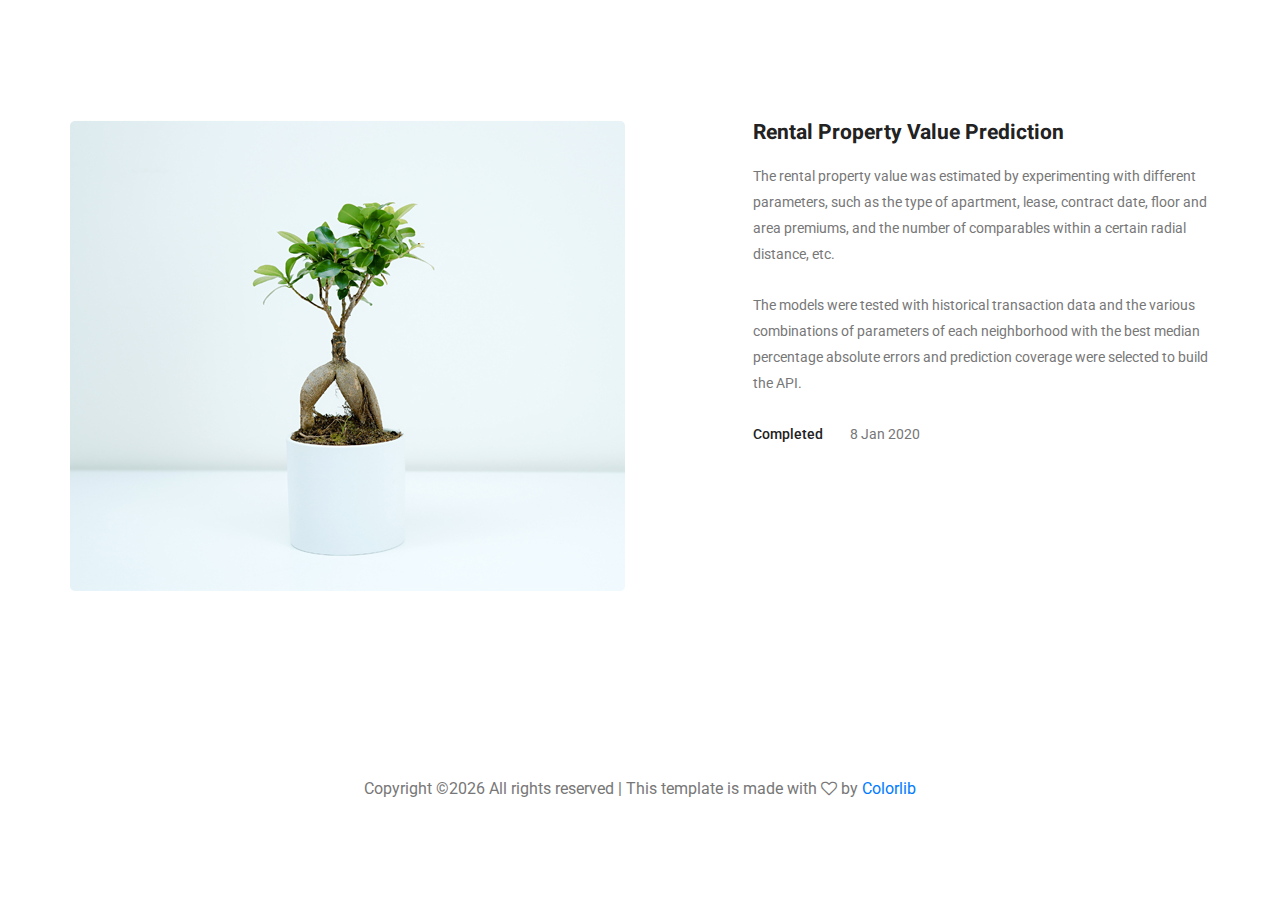
<file: rental-property-value-prediction.html>
<!doctype html>
<html lang="en">
    <head>
        <!-- Required meta tags -->
        <meta charset="utf-8">
        <meta name="viewport" content="width=device-width, initial-scale=1, shrink-to-fit=no">
        <link rel="icon" href="img/favicon.png" type="image/png">
        <title>Rental Property Value Prediction</title>
        <!-- Bootstrap CSS -->
        <link rel="stylesheet" href="css/bootstrap.css">
        <link rel="stylesheet" href="vendors/linericon/style.css">
        <link rel="stylesheet" href="css/font-awesome.min.css">
        <link rel="stylesheet" href="vendors/owl-carousel/owl.carousel.min.css">
        <link rel="stylesheet" href="vendors/lightbox/simpleLightbox.css">
        <link rel="stylesheet" href="vendors/nice-select/css/nice-select.css">
        <link rel="stylesheet" href="vendors/animate-css/animate.css">
        <link rel="stylesheet" href="vendors/flaticon/flaticon.css">
        <!-- main css -->
        <link rel="stylesheet" href="css/style.css">
        <link rel="stylesheet" href="css/responsive.css">
    </head>
    <body>

        <!--================Portfolio Details Area =================-->
        <section class="portfolio_details_area p_120">
        	<div class="container">
        		<div class="portfolio_details_inner">
					<div class="row">
						<div class="col-md-6">
							<div class="left_img">
								<img class="img-fluid" src="img/gallery/portfolio_details.jpg" alt="">
							</div>
						</div>
						<div class="col-md-6">
							<div class="portfolio_right_text">
								<h4>Rental Property Value Prediction</h4>
								<p>The rental property value was estimated by experimenting with different parameters, such as the type of apartment, lease, contract date, floor and area premiums, and the number of comparables within a certain radial distance, etc.</p>
                <p>The models were tested with historical transaction data and the various combinations of parameters of each neighborhood with the best median percentage absolute errors and prediction coverage were selected to build the API.</p>
                <ul class="list">
									<li><span>Completed</span>8 Jan 2020</li>
								</ul>
							</div>
						</div>
					</div>
       				<!-- <p>Lorem ipsum dolor sit amet, consectetur adipisicing elit, sed do eiusmod tempor incididunt ut labore et dolore magna aliqua. Ut enim ad minim veniam, quis nostrud exercitation ullamco laboris nisi ut aliquip ex ea commodo consequat. Duis aute irure dolor in reprehenderit.</p>
       				<p>Voluptate velit esse cillum dolore eu fugiat nulla pariatur. Excepteur sint occaecat cupidatat non proident, sunt in culpa qui officia deserunt mollit anim id est laborum. Sed ut perspiciatis unde omnis iste natus error sit voluptatem accusantium doloremque laudantium, totam rem aperiam, eaque ipsa quae ab illo inventore veritatis et quasi architecto beatae vitae dicta sunt explicabo. Nemo enim ipsam voluptatem quia voluptas sit aspernatur aut odit aut fugit, sed quia consequuntur magni dolores eos qui ratione voluptatem sequi nesciunt. Neque porro quisquam est, qui dolorem ipsum quia dolor sit amet, consectetur, adipisci velit, sed quia non numquam eius modi tempora incidunt ut labore et dolore magnam aliquam quaerat voluptatem.</p> -->
        		</div>
        	</div>
        </section>

        <!--================End Portfolio Details Area =================-->

        <!--================Footer Area =================-->
        <div id="footer">
          <p><!-- Link back to Colorlib can't be removed. Template is licensed under CC BY 3.0. -->
  Copyright &copy;<script>document.write(new Date().getFullYear());</script> All rights reserved | This template is made with <i class="fa fa-heart-o" aria-hidden="true"></i> by <a href="https://colorlib.com" target="_blank">Colorlib</a>
  <!-- Link back to Colorlib can't be removed. Template is licensed under CC BY 3.0. -->
          </p>
        </div>
        <!--================End Footer Area =================-->




        <!-- Optional JavaScript -->
        <!-- jQuery first, then Popper.js, then Bootstrap JS -->
        <script src="js/jquery-3.2.1.min.js"></script>
        <script src="js/popper.js"></script>
        <script src="js/bootstrap.min.js"></script>
        <script src="js/stellar.js"></script>
        <script src="vendors/lightbox/simpleLightbox.min.js"></script>
        <script src="vendors/nice-select/js/jquery.nice-select.min.js"></script>
        <script src="vendors/isotope/imagesloaded.pkgd.min.js"></script>
        <script src="vendors/isotope/isotope-min.js"></script>
        <script src="vendors/owl-carousel/owl.carousel.min.js"></script>
        <script src="js/jquery.ajaxchimp.min.js"></script>
        <script src="js/mail-script.js"></script>
        <script src="vendors/counter-up/jquery.waypoints.min.js"></script>
        <script src="vendors/counter-up/jquery.counterup.min.js"></script>
        <script src="js/theme.js"></script>
    </body>
</html>
</file>
<file: vendors/linericon/style.css>
@font-face {
	font-family: 'Linearicons-Free';
	src:url('fonts/Linearicons-Free.eot?w118d');
	src:url('fonts/Linearicons-Free.eot?#iefixw118d') format('embedded-opentype'),
		url('fonts/Linearicons-Free.woff2?w118d') format('woff2'),
		url('fonts/Linearicons-Free.woff?w118d') format('woff'),
		url('fonts/Linearicons-Free.ttf?w118d') format('truetype'),
		url('fonts/Linearicons-Free.svg?w118d#Linearicons-Free') format('svg');
	font-weight: normal;
	font-style: normal;
}

.lnr {
	font-family: 'Linearicons-Free';
	speak: none;
	font-style: normal;
	font-weight: normal;
	font-variant: normal;
	text-transform: none;
	line-height: 1;

	/* Better Font Rendering =========== */
	-webkit-font-smoothing: antialiased;
	-moz-osx-font-smoothing: grayscale;
}

.lnr-home:before {
	content: "\e800";
}
.lnr-apartment:before {
	content: "\e801";
}
.lnr-pencil:before {
	content: "\e802";
}
.lnr-magic-wand:before {
	content: "\e803";
}
.lnr-drop:before {
	content: "\e804";
}
.lnr-lighter:before {
	content: "\e805";
}
.lnr-poop:before {
	content: "\e806";
}
.lnr-sun:before {
	content: "\e807";
}
.lnr-moon:before {
	content: "\e808";
}
.lnr-cloud:before {
	content: "\e809";
}
.lnr-cloud-upload:before {
	content: "\e80a";
}
.lnr-cloud-download:before {
	content: "\e80b";
}
.lnr-cloud-sync:before {
	content: "\e80c";
}
.lnr-cloud-check:before {
	content: "\e80d";
}
.lnr-database:before {
	content: "\e80e";
}
.lnr-lock:before {
	content: "\e80f";
}
.lnr-cog:before {
	content: "\e810";
}
.lnr-trash:before {
	content: "\e811";
}
.lnr-dice:before {
	content: "\e812";
}
.lnr-heart:before {
	content: "\e813";
}
.lnr-star:before {
	content: "\e814";
}
.lnr-star-half:before {
	content: "\e815";
}
.lnr-star-empty:before {
	content: "\e816";
}
.lnr-flag:before {
	content: "\e817";
}
.lnr-envelope:before {
	content: "\e818";
}
.lnr-paperclip:before {
	content: "\e819";
}
.lnr-inbox:before {
	content: "\e81a";
}
.lnr-eye:before {
	content: "\e81b";
}
.lnr-printer:before {
	content: "\e81c";
}
.lnr-file-empty:before {
	content: "\e81d";
}
.lnr-file-add:before {
	content: "\e81e";
}
.lnr-enter:before {
	content: "\e81f";
}
.lnr-exit:before {
	content: "\e820";
}
.lnr-graduation-hat:before {
	content: "\e821";
}
.lnr-license:before {
	content: "\e822";
}
.lnr-music-note:before {
	content: "\e823";
}
.lnr-film-play:before {
	content: "\e824";
}
.lnr-camera-video:before {
	content: "\e825";
}
.lnr-camera:before {
	content: "\e826";
}
.lnr-picture:before {
	content: "\e827";
}
.lnr-book:before {
	content: "\e828";
}
.lnr-bookmark:before {
	content: "\e829";
}
.lnr-user:before {
	content: "\e82a";
}
.lnr-users:before {
	content: "\e82b";
}
.lnr-shirt:before {
	content: "\e82c";
}
.lnr-store:before {
	content: "\e82d";
}
.lnr-cart:before {
	content: "\e82e";
}
.lnr-tag:before {
	content: "\e82f";
}
.lnr-phone-handset:before {
	content: "\e830";
}
.lnr-phone:before {
	content: "\e831";
}
.lnr-pushpin:before {
	content: "\e832";
}
.lnr-map-marker:before {
	content: "\e833";
}
.lnr-map:before {
	content: "\e834";
}
.lnr-location:before {
	content: "\e835";
}
.lnr-calendar-full:before {
	content: "\e836";
}
.lnr-keyboard:before {
	content: "\e837";
}
.lnr-spell-check:before {
	content: "\e838";
}
.lnr-screen:before {
	content: "\e839";
}
.lnr-smartphone:before {
	content: "\e83a";
}
.lnr-tablet:before {
	content: "\e83b";
}
.lnr-laptop:before {
	content: "\e83c";
}
.lnr-laptop-phone:before {
	content: "\e83d";
}
.lnr-power-switch:before {
	content: "\e83e";
}
.lnr-bubble:before {
	content: "\e83f";
}
.lnr-heart-pulse:before {
	content: "\e840";
}
.lnr-construction:before {
	content: "\e841";
}
.lnr-pie-chart:before {
	content: "\e842";
}
.lnr-chart-bars:before {
	content: "\e843";
}
.lnr-gift:before {
	content: "\e844";
}
.lnr-diamond:before {
	content: "\e845";
}
.lnr-linearicons:before {
	content: "\e846";
}
.lnr-dinner:before {
	content: "\e847";
}
.lnr-coffee-cup:before {
	content: "\e848";
}
.lnr-leaf:before {
	content: "\e849";
}
.lnr-paw:before {
	content: "\e84a";
}
.lnr-rocket:before {
	content: "\e84b";
}
.lnr-briefcase:before {
	content: "\e84c";
}
.lnr-bus:before {
	content: "\e84d";
}
.lnr-car:before {
	content: "\e84e";
}
.lnr-train:before {
	content: "\e84f";
}
.lnr-bicycle:before {
	content: "\e850";
}
.lnr-wheelchair:before {
	content: "\e851";
}
.lnr-select:before {
	content: "\e852";
}
.lnr-earth:before {
	content: "\e853";
}
.lnr-smile:before {
	content: "\e854";
}
.lnr-sad:before {
	content: "\e855";
}
.lnr-neutral:before {
	content: "\e856";
}
.lnr-mustache:before {
	content: "\e857";
}
.lnr-alarm:before {
	content: "\e858";
}
.lnr-bullhorn:before {
	content: "\e859";
}
.lnr-volume-high:before {
	content: "\e85a";
}
.lnr-volume-medium:before {
	content: "\e85b";
}
.lnr-volume-low:before {
	content: "\e85c";
}
.lnr-volume:before {
	content: "\e85d";
}
.lnr-mic:before {
	content: "\e85e";
}
.lnr-hourglass:before {
	content: "\e85f";
}
.lnr-undo:before {
	content: "\e860";
}
.lnr-redo:before {
	content: "\e861";
}
.lnr-sync:before {
	content: "\e862";
}
.lnr-history:before {
	content: "\e863";
}
.lnr-clock:before {
	content: "\e864";
}
.lnr-download:before {
	content: "\e865";
}
.lnr-upload:before {
	content: "\e866";
}
.lnr-enter-down:before {
	content: "\e867";
}
.lnr-exit-up:before {
	content: "\e868";
}
.lnr-bug:before {
	content: "\e869";
}
.lnr-code:before {
	content: "\e86a";
}
.lnr-link:before {
	content: "\e86b";
}
.lnr-unlink:before {
	content: "\e86c";
}
.lnr-thumbs-up:before {
	content: "\e86d";
}
.lnr-thumbs-down:before {
	content: "\e86e";
}
.lnr-magnifier:before {
	content: "\e86f";
}
.lnr-cross:before {
	content: "\e870";
}
.lnr-menu:before {
	content: "\e871";
}
.lnr-list:before {
	content: "\e872";
}
.lnr-chevron-up:before {
	content: "\e873";
}
.lnr-chevron-down:before {
	content: "\e874";
}
.lnr-chevron-left:before {
	content: "\e875";
}
.lnr-chevron-right:before {
	content: "\e876";
}
.lnr-arrow-up:before {
	content: "\e877";
}
.lnr-arrow-down:before {
	content: "\e878";
}
.lnr-arrow-left:before {
	content: "\e879";
}
.lnr-arrow-right:before {
	content: "\e87a";
}
.lnr-move:before {
	content: "\e87b";
}
.lnr-warning:before {
	content: "\e87c";
}
.lnr-question-circle:before {
	content: "\e87d";
}
.lnr-menu-circle:before {
	content: "\e87e";
}
.lnr-checkmark-circle:before {
	content: "\e87f";
}
.lnr-cross-circle:before {
	content: "\e880";
}
.lnr-plus-circle:before {
	content: "\e881";
}
.lnr-circle-minus:before {
	content: "\e882";
}
.lnr-arrow-up-circle:before {
	content: "\e883";
}
.lnr-arrow-down-circle:before {
	content: "\e884";
}
.lnr-arrow-left-circle:before {
	content: "\e885";
}
.lnr-arrow-right-circle:before {
	content: "\e886";
}
.lnr-chevron-up-circle:before {
	content: "\e887";
}
.lnr-chevron-down-circle:before {
	content: "\e888";
}
.lnr-chevron-left-circle:before {
	content: "\e889";
}
.lnr-chevron-right-circle:before {
	content: "\e88a";
}
.lnr-crop:before {
	content: "\e88b";
}
.lnr-frame-expand:before {
	content: "\e88c";
}
.lnr-frame-contract:before {
	content: "\e88d";
}
.lnr-layers:before {
	content: "\e88e";
}
.lnr-funnel:before {
	content: "\e88f";
}
.lnr-text-format:before {
	content: "\e890";
}
.lnr-text-format-remove:before {
	content: "\e891";
}
.lnr-text-size:before {
	content: "\e892";
}
.lnr-bold:before {
	content: "\e893";
}
.lnr-italic:before {
	content: "\e894";
}
.lnr-underline:before {
	content: "\e895";
}
.lnr-strikethrough:before {
	content: "\e896";
}
.lnr-highlight:before {
	content: "\e897";
}
.lnr-text-align-left:before {
	content: "\e898";
}
.lnr-text-align-center:before {
	content: "\e899";
}
.lnr-text-align-right:before {
	content: "\e89a";
}
.lnr-text-align-justify:before {
	content: "\e89b";
}
.lnr-line-spacing:before {
	content: "\e89c";
}
.lnr-indent-increase:before {
	content: "\e89d";
}
.lnr-indent-decrease:before {
	content: "\e89e";
}
.lnr-pilcrow:before {
	content: "\e89f";
}
.lnr-direction-ltr:before {
	content: "\e8a0";
}
.lnr-direction-rtl:before {
	content: "\e8a1";
}
.lnr-page-break:before {
	content: "\e8a2";
}
.lnr-sort-alpha-asc:before {
	content: "\e8a3";
}
.lnr-sort-amount-asc:before {
	content: "\e8a4";
}
.lnr-hand:before {
	content: "\e8a5";
}
.lnr-pointer-up:before {
	content: "\e8a6";
}
.lnr-pointer-right:before {
	content: "\e8a7";
}
.lnr-pointer-down:before {
	content: "\e8a8";
}
.lnr-pointer-left:before {
	content: "\e8a9";
}
</file>
<file: vendors/nice-select/css/nice-select.css>
.nice-select {
  -webkit-tap-highlight-color: transparent;
  background-color: #fff;
  border-radius: 5px;
  border: solid 1px #e8e8e8;
  box-sizing: border-box;
  clear: both;
  cursor: pointer;
  display: block;
  float: left;
  font-family: inherit;
  font-size: 14px;
  font-weight: normal;
  height: 42px;
  line-height: 40px;
  outline: none;
  padding-left: 18px;
  padding-right: 30px;
  position: relative;
  text-align: left !important;
  -webkit-transition: all 0.2s ease-in-out;
  transition: all 0.2s ease-in-out;
  -webkit-user-select: none;
     -moz-user-select: none;
      -ms-user-select: none;
          user-select: none;
  white-space: nowrap;
  width: auto; }
  .nice-select:hover {
    border-color: #dbdbdb; }
  .nice-select:active, .nice-select.open, .nice-select:focus {
    border-color: #999; }
  .nice-select:after {
    border-bottom: 2px solid #999;
    border-right: 2px solid #999;
    content: '';
    display: block;
    height: 5px;
    margin-top: -4px;
    pointer-events: none;
    position: absolute;
    right: 12px;
    top: 50%;
    -webkit-transform-origin: 66% 66%;
        -ms-transform-origin: 66% 66%;
            transform-origin: 66% 66%;
    -webkit-transform: rotate(45deg);
        -ms-transform: rotate(45deg);
            transform: rotate(45deg);
    -webkit-transition: all 0.15s ease-in-out;
    transition: all 0.15s ease-in-out;
    width: 5px; }
  .nice-select.open:after {
    -webkit-transform: rotate(-135deg);
        -ms-transform: rotate(-135deg);
            transform: rotate(-135deg); }
  .nice-select.open .list {
    opacity: 1;
    pointer-events: auto;
    -webkit-transform: scale(1) translateY(0);
        -ms-transform: scale(1) translateY(0);
            transform: scale(1) translateY(0); }
  .nice-select.disabled {
    border-color: #ededed;
    color: #999;
    pointer-events: none; }
    .nice-select.disabled:after {
      border-color: #cccccc; }
  .nice-select.wide {
    width: 100%; }
    .nice-select.wide .list {
      left: 0 !important;
      right: 0 !important; }
  .nice-select.right {
    float: right; }
    .nice-select.right .list {
      left: auto;
      right: 0; }
  .nice-select.small {
    font-size: 12px;
    height: 36px;
    line-height: 34px; }
    .nice-select.small:after {
      height: 4px;
      width: 4px; }
    .nice-select.small .option {
      line-height: 34px;
      min-height: 34px; }
  .nice-select .list {
    background-color: #fff;
    border-radius: 5px;
    box-shadow: 0 0 0 1px rgba(68, 68, 68, 0.11);
    box-sizing: border-box;
    margin-top: 4px;
    opacity: 0;
    overflow: hidden;
    padding: 0;
    pointer-events: none;
    position: absolute;
    top: 100%;
    left: 0;
    -webkit-transform-origin: 50% 0;
        -ms-transform-origin: 50% 0;
            transform-origin: 50% 0;
    -webkit-transform: scale(0.75) translateY(-21px);
        -ms-transform: scale(0.75) translateY(-21px);
            transform: scale(0.75) translateY(-21px);
    -webkit-transition: all 0.2s cubic-bezier(0.5, 0, 0, 1.25), opacity 0.15s ease-out;
    transition: all 0.2s cubic-bezier(0.5, 0, 0, 1.25), opacity 0.15s ease-out;
    z-index: 9; }
    .nice-select .list:hover .option:not(:hover) {
      background-color: transparent !important; }
  .nice-select .option {
    cursor: pointer;
    font-weight: 400;
    line-height: 40px;
    list-style: none;
    min-height: 40px;
    outline: none;
    padding-left: 18px;
    padding-right: 29px;
    text-align: left;
    -webkit-transition: all 0.2s;
    transition: all 0.2s; }
    .nice-select .option:hover, .nice-select .option.focus, .nice-select .option.selected.focus {
      background-color: #f6f6f6; }
    .nice-select .option.selected {
      font-weight: bold; }
    .nice-select .option.disabled {
      background-color: transparent;
      color: #999;
      cursor: default; }

.no-csspointerevents .nice-select .list {
  display: none; }

.no-csspointerevents .nice-select.open .list {
  display: block; }
</file>
<file: vendors/flaticon/flaticon.css>
/*
  	Flaticon icon font: Flaticon
  	Creation date: 26/06/2018 17:19
  	*/

@font-face {
  font-family: "Flaticon";
  src: url("./Flaticon.eot");
  src: url("./Flaticon.eot?#iefix") format("embedded-opentype"),
       url("./Flaticon.woff") format("woff"),
       url("./Flaticon.ttf") format("truetype"),
       url("./Flaticon.svg#Flaticon") format("svg");
  font-weight: normal;
  font-style: normal;
}

@media screen and (-webkit-min-device-pixel-ratio:0) {
  @font-face {
    font-family: "Flaticon";
    src: url("./Flaticon.svg#Flaticon") format("svg");
  }
}

[class^="flaticon-"]:before, [class*=" flaticon-"]:before,
[class^="flaticon-"]:after, [class*=" flaticon-"]:after {   
  font-family: Flaticon;
        font-size: 20px;
font-style: normal;
margin-left: 20px;
}

.flaticon-skyline:before { content: "\f100"; }
.flaticon-sketch:before { content: "\f101"; }
.flaticon-city:before { content: "\f102"; }
</file>
<file: css/style.css>
/*----------------------------------------------------
@File: Default Styles
@Author: Rocky Ahmed
@URL: http://wethemez.com
Author E-mail: rockybd1995@gmail.com

This file contains the styling for the actual theme, this
is the file you need to edit to change the look of the
theme.
---------------------------------------------------- */
/*=====================================================================
@Template Name: HostHub Construction
@Author: Rocky Ahmed
@Developed By: Rocky Ahmed
@Developer URL: http://rocky.wethemez.com
Author E-mail: rockybd1995@gmail.com

@Default Styles

Table of Content:
01/ Variables
02/ predefin
03/ header
04/ button
05/ banner
06/ breadcrumb
07/ about
08/ team
09/ project
10/ price
11/ team
12/ blog
13/ video
14/ features
15/ career
16/ contact
17/ footer

=====================================================================*/
/*----------------------------------------------------*/
/*font Variables*/
/*Color Variables*/
/*=================== fonts ====================*/
@import url("https://fonts.googleapis.com/css?family=Heebo:300,400,500,700|Roboto:300,400,500,700");
/*---------------------------------------------------- */
/*----------------------------------------------------*/
.list {
  list-style: none;
  margin: 0px;
  padding: 0px; }

a {
  text-decoration: none;
  transition: all 0.3s ease-in-out; }
  a:hover, a:focus {
    text-decoration: none;
    outline: none; }

.row.m0 {
  margin: 0px; }

body {
  line-height: 26px;
  font-size: 16px;
  font-family: "Roboto", sans-serif;
  font-weight: normal;
  color: #777777; }

h1, h2, h3, h4, h5, h6 {
  font-family: "Heebo", sans-serif;
  font-weight: bold; }

button:focus {
  outline: none;
  box-shadow: none; }

.p_120 {
  padding-top: 120px;
  padding-bottom: 120px; }

.pad_top {
  padding-top: 120px; }

.pad_btm {
  padding-bottom: 120px; }

.mt-25 {
  margin-top: 25px; }

.p0 {
  padding-left: 0px;
  padding-right: 0px; }

@media (min-width: 1200px) {
  .container {
    max-width: 1170px; } }

@media (min-width: 1620px) {
  .box_1620 {
    max-width: 1650px;
    margin: auto; } }
.white_bg {
  background: #fff !important; }

/* Main Title Area css
============================================================================================ */
.main_title {
  text-align: center;
  margin-bottom: 75px; }
  .main_title h2 {
    font-family: "Heebo", sans-serif;
    font-size: 36px;
    color: #222222;
    font-weight: bold;
    margin-bottom: 15px;
    text-transform: uppercase; }
  .main_title p {
    font-size: 16px;
    font-family: "Roboto", sans-serif;
    line-height: 26px;
    color: #777777;
    margin-bottom: 0px;
    max-width: 570px;
    margin: auto; }
  .main_title.white h2 {
    color: #fff; }
  .main_title.white p {
    color: #fff;
    opacity: .6; }

/* End Main Title Area css
============================================================================================ */
/*---------------------------------------------------- */
/*----------------------------------------------------*/
.header_area {
  position: absolute;
  width: 100%;
  top: 0;
  left: 0;
  z-index: 99;
  transition: background 0.4s, all 0.3s linear; }
  .header_area .navbar {
    background: transparent;
    padding: 0px;
    border: 0px;
    border-radius: 0px; }
    .header_area .navbar .nav .nav-item {
      margin-right: 45px; }
      .header_area .navbar .nav .nav-item .nav-link {
        font: 500 12px/100px "Roboto", sans-serif;
        text-transform: uppercase;
        color: #222222;
        padding: 0px;
        display: inline-block; }
        .header_area .navbar .nav .nav-item .nav-link:after {
          display: none; }
      .header_area .navbar .nav .nav-item.submenu {
        position: relative; }
        .header_area .navbar .nav .nav-item.submenu ul {
          border: none;
          padding: 0px;
          border-radius: 0px;
          box-shadow: none;
          margin: 0px;
          background: #fff; }
          @media (min-width: 992px) {
            .header_area .navbar .nav .nav-item.submenu ul {
              position: absolute;
              top: 120%;
              left: 0px;
              min-width: 200px;
              text-align: left;
              opacity: 0;
              transition: all 300ms ease-in;
              visibility: hidden;
              display: block;
              border: none;
              padding: 0px;
              border-radius: 0px;
              box-shadow: 0px 10px 30px 0px rgba(0, 0, 0, 0.4); } }
          .header_area .navbar .nav .nav-item.submenu ul:before {
            content: "";
            width: 0;
            height: 0;
            border-style: solid;
            border-width: 10px 10px 0 10px;
            border-color: #eeeeee transparent transparent transparent;
            position: absolute;
            right: 24px;
            top: 45px;
            z-index: 3;
            opacity: 0;
            transition: all 400ms linear; }
          .header_area .navbar .nav .nav-item.submenu ul .nav-item {
            display: block;
            float: none;
            margin-right: 0px;
            border-bottom: 1px solid #ededed;
            margin-left: 0px;
            transition: all 0.4s linear; }
            .header_area .navbar .nav .nav-item.submenu ul .nav-item .nav-link {
              line-height: 45px;
              color: #222222;
              padding: 0px 30px;
              transition: all 150ms linear;
              display: block;
              margin-right: 0px; }
            .header_area .navbar .nav .nav-item.submenu ul .nav-item:last-child {
              border-bottom: none; }
            .header_area .navbar .nav .nav-item.submenu ul .nav-item:hover .nav-link {
              background: #8490ff;
              color: #fff; }
        @media (min-width: 992px) {
          .header_area .navbar .nav .nav-item.submenu:hover ul {
            visibility: visible;
            opacity: 1;
            top: 100%; } }
        .header_area .navbar .nav .nav-item.submenu:hover ul .nav-item {
          margin-top: 0px; }
      .header_area .navbar .nav .nav-item:last-child {
        margin-right: 0px; }
    .header_area .navbar .search {
      font-size: 12px;
      line-height: 60px;
      display: inline-block;
      color: #222222;
      margin-left: 80px; }
      .header_area .navbar .search i {
        font-weight: 600; }
  .header_area.navbar_fixed .main_menu {
    position: fixed;
    width: 100%;
    top: -70px;
    left: 0;
    right: 0;
    background: #fff;
    transform: translateY(70px);
    transition: transform 500ms ease, background 500ms ease;
    -webkit-transition: transform 500ms ease, background 500ms ease;
    box-shadow: 0px 3px 16px 0px rgba(0, 0, 0, 0.1); }
    .header_area.navbar_fixed .main_menu .navbar .nav .nav-item .nav-link {
      line-height: 70px; }
  @media (min-width: 992px) {
    .header_area.white_menu .navbar .navbar-brand img {
      display: none; }
      .header_area.white_menu .navbar .navbar-brand img + img {
        display: inline-block; } }
  @media (max-width: 991px) {
    .header_area.white_menu .navbar .navbar-brand img {
      display: inline-block; }
      .header_area.white_menu .navbar .navbar-brand img + img {
        display: none; } }
  .header_area.white_menu .navbar .nav .nav-item .nav-link {
    color: #fff; }
  .header_area.white_menu.navbar_fixed .main_menu .navbar .navbar-brand img {
    display: inline-block; }
    .header_area.white_menu.navbar_fixed .main_menu .navbar .navbar-brand img + img {
      display: none; }
  .header_area.white_menu.navbar_fixed .main_menu .navbar .nav .nav-item .nav-link {
    line-height: 70px;
    color: #222222; }

.top_menu {
  background: #ec9d5f; }
  .top_menu .float-left a {
    line-height: 40px;
    display: inline-block;
    color: #fff;
    font-family: "Roboto", sans-serif;
    text-transform: uppercase;
    font-size: 12px;
    margin-right: 50px;
    transition: all 300ms linear 0s; }
    .top_menu .float-left a:last-child {
      margin-right: 0px; }
    .top_menu .float-left a:hover {
      color: #8490ff; }
  .top_menu .float-right .pur_btn {
    background: #8490ff;
    color: #fff;
    font-family: "Roboto", sans-serif;
    line-height: 40px;
    display: block;
    padding: 0px 40px;
    font-weight: 500;
    font-size: 12px; }

/*---------------------------------------------------- */
/*----------------------------------------------------*/
/* Home Banner Area css
============================================================================================ */
.home_banner_area {
  z-index: 1;
  background: url(../img/banner/home-banner.jpg) no-repeat scroll center center;
  background-size: cover; }
  .home_banner_area .banner_inner {
    width: 100%; }
    .home_banner_area .banner_inner .home_left_img {
      padding-top: 195px; }
    .home_banner_area .banner_inner .col-lg-6 {
      vertical-align: middle;
      align-self: center; }
    .home_banner_area .banner_inner .banner_content {
      text-align: left;
      color: #222222; }
      .home_banner_area .banner_inner .banner_content h5 {
        font-size: 14px;
        font-family: "Roboto", sans-serif;
        text-transform: uppercase;
        letter-spacing: 2.1px;
        margin-bottom: 20px; }
      .home_banner_area .banner_inner .banner_content h2 {
        margin-top: 0px;
        font-size: 48px;
        font-weight: bold;
        font-family: "Heebo", sans-serif;
        line-height: 54px;
        text-transform: uppercase;
        margin-bottom: 20px; }
      .home_banner_area .banner_inner .banner_content p {
        color: #777777;
        font-family: "Roboto", sans-serif;
        max-width: 680px;
        font-size: 14px;
        line-height: 26px;
        margin: 0px auto 45px; }
      .home_banner_area .banner_inner .banner_content .banner_map_img {
        text-align: right; }

.blog_banner {
  min-height: 780px;
  position: relative;
  z-index: 1;
  overflow: hidden;
  margin-bottom: 0px; }
  .blog_banner .banner_inner {
    background: #04091e;
    position: relative;
    overflow: hidden;
    width: 100%;
    min-height: 780px;
    z-index: 1; }
    .blog_banner .banner_inner .overlay {
      background: url(../img/banner/banner-2.jpg) no-repeat scroll center center;
      opacity: .5;
      height: 125%;
      position: absolute;
      left: 0px;
      top: 0px;
      width: 100%;
      z-index: -1; }
    .blog_banner .banner_inner .blog_b_text {
      max-width: 700px;
      margin: auto;
      color: #fff;
      margin-top: 40px; }
      .blog_banner .banner_inner .blog_b_text h2 {
        font-size: 60px;
        font-weight: 500;
        font-family: "Roboto", sans-serif;
        line-height: 66px;
        margin-bottom: 15px; }
      .blog_banner .banner_inner .blog_b_text p {
        font-size: 16px;
        margin-bottom: 35px; }
      .blog_banner .banner_inner .blog_b_text .white_bg_btn {
        line-height: 42px;
        padding: 0px 45px; }

.banner_box {
  max-width: 1620px;
  margin: auto; }

.banner_area {
  position: relative;
  z-index: 1;
  min-height: 430px; }
  .banner_area .banner_inner {
    position: relative;
    overflow: hidden;
    width: 100%;
    min-height: 430px;
    background: #f9f9ff;
    z-index: 1; }
    .banner_area .banner_inner .banner_content {
      margin-top: 70px; }
      .banner_area .banner_inner .banner_content h2 {
        color: #222222;
        font-size: 36px;
        font-family: "Heebo", sans-serif;
        margin-bottom: 0px;
        text-transform: uppercase;
        font-weight: bold; }
      .banner_area .banner_inner .banner_content .page_link a {
        font-size: 14px;
        color: #777777;
        font-family: "Roboto", sans-serif;
        margin-right: 32px;
        position: relative; }
        .banner_area .banner_inner .banner_content .page_link a:before {
          content: "\e87a";
          font-family: 'Linearicons-Free';
          font-size: 14px;
          position: absolute;
          right: -25px;
          top: 54%;
          transform: translateY(-50%); }
        .banner_area .banner_inner .banner_content .page_link a:last-child {
          margin-right: 0px; }
          .banner_area .banner_inner .banner_content .page_link a:last-child:before {
            display: none; }

/* End Home Banner Area css
============================================================================================ */
/*---------------------------------------------------- */
/*----------------------------------------------------*/
/* Latest Blog Area css
============================================================================================ */
.l_blog_item .l_blog_text .date {
  margin-top: 24px;
  margin-bottom: 15px; }
  .l_blog_item .l_blog_text .date a {
    color: #777777;
    font-size: 12px;
    font-family: "Roboto", sans-serif; }
.l_blog_item .l_blog_text h4 {
  font-size: 21px;
  color: #222222;
  margin-bottom: 20px;
  transition: all 300ms linear 0s;
  font-family: "Heebo", sans-serif;
  font-weight: bold;
  text-transform: uppercase;
  max-width: 300px; }
  .l_blog_item .l_blog_text h4:hover {
    color: #8490ff; }
.l_blog_item .l_blog_text p {
  margin-bottom: 0px;
  font-size: 14px;
  font-family: "Roboto", sans-serif; }

/* End Latest Blog Area css
============================================================================================ */
/* Causes Area css
============================================================================================ */
.causes_slider .owl-dots {
  text-align: center;
  margin-top: 80px; }
  .causes_slider .owl-dots .owl-dot {
    height: 14px;
    width: 14px;
    background: #eeeeee;
    display: inline-block;
    margin-right: 7px; }
    .causes_slider .owl-dots .owl-dot:last-child {
      margin-right: 0px; }
    .causes_slider .owl-dots .owl-dot.active {
      background: #8490ff; }

.causes_item {
  background: #fff; }
  .causes_item .causes_img {
    position: relative; }
    .causes_item .causes_img .c_parcent {
      position: absolute;
      bottom: 0px;
      width: 100%;
      left: 0px;
      height: 3px;
      background: rgba(255, 255, 255, 0.5); }
      .causes_item .causes_img .c_parcent span {
        width: 70%;
        height: 3px;
        background: #8490ff;
        position: absolute;
        left: 0px;
        bottom: 0px; }
        .causes_item .causes_img .c_parcent span:before {
          content: "75%";
          position: absolute;
          right: -10px;
          bottom: 0px;
          background: #8490ff;
          color: #fff;
          padding: 0px 5px; }
  .causes_item .causes_text {
    padding: 30px 35px 40px 30px; }
    .causes_item .causes_text h4 {
      color: #222222;
      font-family: "Roboto", sans-serif;
      font-size: 18px;
      font-weight: 600;
      margin-bottom: 15px;
      cursor: pointer; }
      .causes_item .causes_text h4:hover {
        color: #8490ff; }
    .causes_item .causes_text p {
      font-size: 14px;
      line-height: 24px;
      color: #777777;
      font-weight: 300;
      margin-bottom: 0px; }
  .causes_item .causes_bottom a {
    width: 50%;
    border: 1px solid #8490ff;
    text-align: center;
    float: left;
    line-height: 50px;
    background: #8490ff;
    color: #fff;
    font-family: "Roboto", sans-serif;
    font-size: 14px;
    font-weight: 500; }
    .causes_item .causes_bottom a + a {
      border-color: #eeeeee;
      background: #fff;
      font-size: 14px;
      color: #222222; }

/* End Causes Area css
============================================================================================ */
/*================= latest_blog_area css =============*/
.single-recent-blog-post {
  margin-bottom: 30px; }
  .single-recent-blog-post .thumb {
    overflow: hidden; }
    .single-recent-blog-post .thumb img {
      transition: all 0.7s linear; }
  .single-recent-blog-post .details {
    padding-top: 30px; }
    .single-recent-blog-post .details .sec_h4 {
      line-height: 24px;
      padding: 10px 0px 13px;
      transition: all 0.3s linear; }
      .single-recent-blog-post .details .sec_h4:hover {
        color: #777777; }
  .single-recent-blog-post .date {
    font-size: 14px;
    line-height: 24px;
    font-weight: 400; }
  .single-recent-blog-post:hover img {
    transform: scale(1.23) rotate(10deg); }

.tags .tag_btn {
  font-size: 12px;
  font-weight: 500;
  line-height: 20px;
  border: 1px solid #eeeeee;
  display: inline-block;
  padding: 1px 18px;
  text-align: center;
  color: #222222; }
  .tags .tag_btn:before {
    background: #8490ff; }
  .tags .tag_btn + .tag_btn {
    margin-left: 2px; }

/*========= blog_categorie_area css ===========*/
.blog_categorie_area {
  padding-top: 80px;
  padding-bottom: 80px; }

.categories_post {
  position: relative;
  text-align: center;
  cursor: pointer; }
  .categories_post img {
    max-width: 100%; }
  .categories_post .categories_details {
    position: absolute;
    top: 20px;
    left: 20px;
    right: 20px;
    bottom: 20px;
    background: rgba(34, 34, 34, 0.8);
    color: #fff;
    transition: all 0.3s linear;
    display: flex;
    align-items: center;
    justify-content: center; }
    .categories_post .categories_details h5 {
      margin-bottom: 0px;
      font-size: 18px;
      line-height: 26px;
      text-transform: uppercase;
      color: #fff;
      position: relative; }
    .categories_post .categories_details p {
      font-weight: 300;
      font-size: 14px;
      line-height: 26px;
      margin-bottom: 0px; }
    .categories_post .categories_details .border_line {
      margin: 10px 0px;
      background: #fff;
      width: 100%;
      height: 1px; }
  .categories_post:hover .categories_details {
    background: rgba(56, 152, 248, 0.85); }

/*============ blog_left_sidebar css ==============*/
.blog_item {
  margin-bottom: 40px; }

.blog_info {
  padding-top: 30px; }
  .blog_info .post_tag {
    padding-bottom: 20px; }
    .blog_info .post_tag a {
      font: 300 14px/21px "Roboto", sans-serif;
      color: #222222; }
      .blog_info .post_tag a:hover {
        color: #777777; }
      .blog_info .post_tag a.active {
        color: #8490ff; }
  .blog_info .blog_meta li a {
    font: 300 14px/20px "Roboto", sans-serif;
    color: #777777;
    vertical-align: middle;
    padding-bottom: 12px;
    display: inline-block; }
    .blog_info .blog_meta li a i {
      color: #222222;
      font-size: 16px;
      font-weight: 600;
      padding-left: 15px;
      line-height: 20px;
      vertical-align: middle; }
    .blog_info .blog_meta li a:hover {
      color: #8490ff; }

.blog_post img {
  max-width: 100%; }

.blog_details {
  padding-top: 20px; }
  .blog_details h2 {
    font-size: 24px;
    line-height: 36px;
    color: #222222;
    font-weight: 600;
    transition: all 0.3s linear; }
    .blog_details h2:hover {
      color: #8490ff; }
  .blog_details p {
    margin-bottom: 26px; }

.view_btn {
  font-size: 14px;
  line-height: 36px;
  display: inline-block;
  color: #222222;
  font-weight: 500;
  padding: 0px 30px;
  background: #fff; }

.blog_right_sidebar {
  border: 1px solid #eeeeee;
  background: #fafaff;
  padding: 30px; }
  .blog_right_sidebar .widget_title {
    font-size: 18px;
    line-height: 25px;
    background: #8490ff;
    text-align: center;
    color: #fff;
    padding: 8px 0px;
    margin-bottom: 30px; }
  .blog_right_sidebar .search_widget .input-group .form-control {
    font-size: 14px;
    line-height: 29px;
    border: 0px;
    width: 100%;
    font-weight: 300;
    color: #fff;
    padding-left: 20px;
    border-radius: 45px;
    z-index: 0;
    background: #8490ff; }
    .blog_right_sidebar .search_widget .input-group .form-control.placeholder {
      color: #fff; }
    .blog_right_sidebar .search_widget .input-group .form-control:-moz-placeholder {
      color: #fff; }
    .blog_right_sidebar .search_widget .input-group .form-control::-moz-placeholder {
      color: #fff; }
    .blog_right_sidebar .search_widget .input-group .form-control::-webkit-input-placeholder {
      color: #fff; }
    .blog_right_sidebar .search_widget .input-group .form-control:focus {
      box-shadow: none; }
  .blog_right_sidebar .search_widget .input-group .btn-default {
    position: absolute;
    right: 20px;
    background: transparent;
    border: 0px;
    box-shadow: none;
    font-size: 14px;
    color: #fff;
    padding: 0px;
    top: 50%;
    transform: translateY(-50%);
    z-index: 1; }
  .blog_right_sidebar .author_widget {
    text-align: center; }
    .blog_right_sidebar .author_widget h4 {
      font-size: 18px;
      line-height: 20px;
      color: #222222;
      margin-bottom: 5px;
      margin-top: 30px; }
    .blog_right_sidebar .author_widget p {
      margin-bottom: 0px; }
    .blog_right_sidebar .author_widget .social_icon {
      padding: 7px 0px 15px; }
      .blog_right_sidebar .author_widget .social_icon a {
        font-size: 14px;
        color: #222222;
        transition: all 0.2s linear; }
        .blog_right_sidebar .author_widget .social_icon a + a {
          margin-left: 20px; }
        .blog_right_sidebar .author_widget .social_icon a:hover {
          color: #8490ff; }
  .blog_right_sidebar .popular_post_widget .post_item .media-body {
    justify-content: center;
    align-self: center;
    padding-left: 20px; }
    .blog_right_sidebar .popular_post_widget .post_item .media-body h3 {
      font-size: 14px;
      line-height: 20px;
      color: #222222;
      margin-bottom: 4px;
      transition: all 0.3s linear; }
      .blog_right_sidebar .popular_post_widget .post_item .media-body h3:hover {
        color: #8490ff; }
    .blog_right_sidebar .popular_post_widget .post_item .media-body p {
      font-size: 12px;
      line-height: 21px;
      margin-bottom: 0px; }
  .blog_right_sidebar .popular_post_widget .post_item + .post_item {
    margin-top: 20px; }
  .blog_right_sidebar .post_category_widget .cat-list li {
    border-bottom: 2px dotted #eee;
    transition: all 0.3s ease 0s;
    padding-bottom: 12px; }
    .blog_right_sidebar .post_category_widget .cat-list li a {
      font-size: 14px;
      line-height: 20px;
      color: #777; }
      .blog_right_sidebar .post_category_widget .cat-list li a p {
        margin-bottom: 0px; }
    .blog_right_sidebar .post_category_widget .cat-list li + li {
      padding-top: 15px; }
    .blog_right_sidebar .post_category_widget .cat-list li:hover {
      border-color: #8490ff; }
      .blog_right_sidebar .post_category_widget .cat-list li:hover a {
        color: #8490ff; }
  .blog_right_sidebar .newsletter_widget {
    text-align: center; }
    .blog_right_sidebar .newsletter_widget .form-group {
      margin-bottom: 8px; }
    .blog_right_sidebar .newsletter_widget .input-group-prepend {
      margin-right: -1px; }
    .blog_right_sidebar .newsletter_widget .input-group-text {
      background: #fff;
      border-radius: 0px;
      vertical-align: top;
      font-size: 12px;
      line-height: 36px;
      padding: 0px 0px 0px 15px;
      border: 1px solid #eeeeee;
      border-right: 0px; }
    .blog_right_sidebar .newsletter_widget .form-control {
      font-size: 12px;
      line-height: 24px;
      color: #cccccc;
      border: 1px solid #eeeeee;
      border-left: 0px;
      border-radius: 0px; }
      .blog_right_sidebar .newsletter_widget .form-control.placeholder {
        color: #cccccc; }
      .blog_right_sidebar .newsletter_widget .form-control:-moz-placeholder {
        color: #cccccc; }
      .blog_right_sidebar .newsletter_widget .form-control::-moz-placeholder {
        color: #cccccc; }
      .blog_right_sidebar .newsletter_widget .form-control::-webkit-input-placeholder {
        color: #cccccc; }
      .blog_right_sidebar .newsletter_widget .form-control:focus {
        outline: none;
        box-shadow: none; }
    .blog_right_sidebar .newsletter_widget .bbtns {
      background-image: -moz-linear-gradient(0deg, #8490ff 0%, #62bdfc 100%);
      background-image: -webkit-linear-gradient(0deg, #8490ff 0%, #62bdfc 100%);
      background-image: -ms-linear-gradient(0deg, #8490ff 0%, #62bdfc 100%);
      color: #fff;
      font-size: 12px;
      line-height: 38px;
      display: inline-block;
      font-weight: 500;
      padding: 0px 24px 0px 24px;
      border-radius: 0; }
    .blog_right_sidebar .newsletter_widget .text-bottom {
      font-size: 12px; }
  .blog_right_sidebar .tag_cloud_widget ul li {
    display: inline-block; }
    .blog_right_sidebar .tag_cloud_widget ul li a {
      display: inline-block;
      border: 1px solid #eee;
      background: #fff;
      padding: 0px 13px;
      margin-bottom: 8px;
      transition: all 0.3s ease 0s;
      color: #222222;
      font-size: 12px; }
      .blog_right_sidebar .tag_cloud_widget ul li a:hover {
        background-image: -moz-linear-gradient(0deg, #8490ff 0%, #62bdfc 100%);
        background-image: -webkit-linear-gradient(0deg, #8490ff 0%, #62bdfc 100%);
        background-image: -ms-linear-gradient(0deg, #8490ff 0%, #62bdfc 100%);
        color: #fff; }
  .blog_right_sidebar .br {
    width: 100%;
    height: 1px;
    background: #eeeeee;
    margin: 30px 0px; }

.blog-pagination {
  padding-top: 25px;
  padding-bottom: 95px; }
  .blog-pagination .page-link {
    border-radius: 0; }
  .blog-pagination .page-item {
    border: none; }

.page-link {
  background: transparent;
  font-weight: 400; }

.blog-pagination .page-item.active .page-link {
  background-color: #8490ff;
  border-color: transparent;
  color: #fff; }

.blog-pagination .page-link {
  position: relative;
  display: block;
  padding: 0.5rem 0.75rem;
  margin-left: -1px;
  line-height: 1.25;
  color: #8a8a8a;
  border: none; }

.blog-pagination .page-link .lnr {
  font-weight: 600; }

.blog-pagination .page-item:last-child .page-link,
.blog-pagination .page-item:first-child .page-link {
  border-radius: 0; }

.blog-pagination .page-link:hover {
  color: #fff;
  text-decoration: none;
  background-color: #8490ff;
  border-color: #eee; }

/*============ Start Blog Single Styles  =============*/
.single-post-area .social-links {
  padding-top: 10px; }
  .single-post-area .social-links li {
    display: inline-block;
    margin-bottom: 10px; }
    .single-post-area .social-links li a {
      color: #cccccc;
      padding: 7px;
      font-size: 14px;
      transition: all 0.2s linear; }
      .single-post-area .social-links li a:hover {
        color: #222222; }
.single-post-area .blog_details {
  padding-top: 26px; }
  .single-post-area .blog_details p {
    margin-bottom: 10px; }
.single-post-area .quotes {
  margin-top: 20px;
  margin-bottom: 30px;
  padding: 24px 35px 24px 30px;
  background-color: white;
  box-shadow: -20.84px 21.58px 30px 0px rgba(176, 176, 176, 0.1);
  font-size: 14px;
  line-height: 24px;
  color: #777;
  font-style: italic; }
.single-post-area .arrow {
  position: absolute; }
  .single-post-area .arrow .lnr {
    font-size: 20px;
    font-weight: 600; }
.single-post-area .thumb .overlay-bg {
  background: rgba(0, 0, 0, 0.8); }
.single-post-area .navigation-area {
  border-top: 1px solid #eee;
  padding-top: 30px;
  margin-top: 60px; }
  .single-post-area .navigation-area p {
    margin-bottom: 0px; }
  .single-post-area .navigation-area h4 {
    font-size: 18px;
    line-height: 25px;
    color: #222222; }
  .single-post-area .navigation-area .nav-left {
    text-align: left; }
    .single-post-area .navigation-area .nav-left .thumb {
      margin-right: 20px;
      background: #000; }
      .single-post-area .navigation-area .nav-left .thumb img {
        transition: all 300ms linear 0s; }
    .single-post-area .navigation-area .nav-left .lnr {
      margin-left: 20px;
      opacity: 0;
      transition: all 300ms linear 0s; }
    .single-post-area .navigation-area .nav-left:hover .lnr {
      opacity: 1; }
    .single-post-area .navigation-area .nav-left:hover .thumb img {
      opacity: .5; }
    @media (max-width: 767px) {
      .single-post-area .navigation-area .nav-left {
        margin-bottom: 30px; } }
  .single-post-area .navigation-area .nav-right {
    text-align: right; }
    .single-post-area .navigation-area .nav-right .thumb {
      margin-left: 20px;
      background: #000; }
      .single-post-area .navigation-area .nav-right .thumb img {
        transition: all 300ms linear 0s; }
    .single-post-area .navigation-area .nav-right .lnr {
      margin-right: 20px;
      opacity: 0;
      transition: all 300ms linear 0s; }
    .single-post-area .navigation-area .nav-right:hover .lnr {
      opacity: 1; }
    .single-post-area .navigation-area .nav-right:hover .thumb img {
      opacity: .5; }
@media (max-width: 991px) {
  .single-post-area .sidebar-widgets {
    padding-bottom: 0px; } }

.comments-area {
  background: #fafaff;
  border: 1px solid #eee;
  padding: 50px 30px;
  margin-top: 50px; }
  @media (max-width: 414px) {
    .comments-area {
      padding: 50px 8px; } }
  .comments-area h4 {
    text-align: center;
    margin-bottom: 50px;
    color: #222222;
    font-size: 18px; }
  .comments-area h5 {
    font-size: 16px;
    margin-bottom: 0px; }
  .comments-area a {
    color: #222222; }
  .comments-area .comment-list {
    padding-bottom: 48px; }
    .comments-area .comment-list:last-child {
      padding-bottom: 0px; }
    .comments-area .comment-list.left-padding {
      padding-left: 25px; }
    @media (max-width: 413px) {
      .comments-area .comment-list .single-comment h5 {
        font-size: 12px; }
      .comments-area .comment-list .single-comment .date {
        font-size: 11px; }
      .comments-area .comment-list .single-comment .comment {
        font-size: 10px; } }
  .comments-area .thumb {
    margin-right: 20px; }
  .comments-area .date {
    font-size: 13px;
    color: #cccccc;
    margin-bottom: 13px; }
  .comments-area .comment {
    color: #777777;
    margin-bottom: 0px; }
  .comments-area .btn-reply {
    background-color: #fff;
    color: #222222;
    border: 1px solid #eee;
    padding: 2px 18px;
    font-size: 12px;
    display: block;
    font-weight: 600;
    transition: all 300ms linear 0s; }
    .comments-area .btn-reply:hover {
      background-color: #8490ff;
      color: #fff; }

.comment-form {
  background: #fafaff;
  text-align: center;
  border: 1px solid #eee;
  padding: 47px 30px 43px;
  margin-top: 50px;
  margin-bottom: 40px; }
  .comment-form h4 {
    text-align: center;
    margin-bottom: 50px;
    font-size: 18px;
    line-height: 22px;
    color: #222222; }
  .comment-form .name {
    padding-left: 0px; }
    @media (max-width: 767px) {
      .comment-form .name {
        padding-right: 0px;
        margin-bottom: 1rem; } }
  .comment-form .email {
    padding-right: 0px; }
    @media (max-width: 991px) {
      .comment-form .email {
        padding-left: 0px; } }
  .comment-form .form-control {
    padding: 8px 20px;
    background: #fff;
    border: none;
    border-radius: 0px;
    width: 100%;
    font-size: 14px;
    color: #777777;
    border: 1px solid transparent; }
    .comment-form .form-control:focus {
      box-shadow: none;
      border: 1px solid #eee; }
  .comment-form textarea.form-control {
    height: 140px;
    resize: none; }
  .comment-form ::-webkit-input-placeholder {
    /* Chrome/Opera/Safari */
    font-size: 13px;
    color: #777; }
  .comment-form ::-moz-placeholder {
    /* Firefox 19+ */
    font-size: 13px;
    color: #777; }
  .comment-form :-ms-input-placeholder {
    /* IE 10+ */
    font-size: 13px;
    color: #777; }
  .comment-form :-moz-placeholder {
    /* Firefox 18- */
    font-size: 13px;
    color: #777; }

/*============ End Blog Single Styles  =============*/
/*---------------------------------------------------- */
/*----------------------------------------------------*/
/* Home Map Area css
============================================================================================ */
.home_map_area {
  position: relative; }
  .home_map_area .mapBox2 {
    min-height: 600px; }
  .home_map_area .home_details {
    position: absolute;
    right: 0px;
    width: 100%;
    z-index: 10;
    top: 50%;
    transform: translateY(-50%); }
    .home_map_area .home_details .box_home_details {
      background: #fff;
      max-width: 457px;
      float: right;
      width: 100%;
      padding-left: 92px;
      padding-right: 92px;
      padding-top: 112px;
      padding-bottom: 112px;
      border-radius: 10px; }
      .home_map_area .home_details .box_home_details .media {
        margin-bottom: 26px; }
        .home_map_area .home_details .box_home_details .media:last-child {
          margin-bottom: 0px; }
        .home_map_area .home_details .box_home_details .media .d-flex {
          padding-right: 20px; }
          .home_map_area .home_details .box_home_details .media .d-flex i {
            font-size: 20px;
            background: linear-gradient(to right, #2c28b1 0%, #9b5cf6 70%);
            -webkit-background-clip: text;
            -webkit-text-fill-color: transparent; }
        .home_map_area .home_details .box_home_details .media .media-body h4 {
          font-size: 14px;
          color: #222222;
          text-transform: uppercase; }
        .home_map_area .home_details .box_home_details .media .media-body p {
          margin-bottom: 0px; }

/* End Home Map Form Area css
============================================================================================ */
/* Reservation Form Area css
============================================================================================ */
.reservation_form_area .res_form_inner {
  max-width: 555px;
  margin: auto;
  box-shadow: 0px 10px 30px 0px rgba(153, 153, 153, 0.1);
  padding: 75px 50px;
  position: relative; }
  .reservation_form_area .res_form_inner:before {
    content: "";
    background: url(../img/contact-shap-1.png);
    position: absolute;
    left: -125px;
    height: 421px;
    width: 98px;
    top: 50%;
    transform: translateY(-50%); }
  .reservation_form_area .res_form_inner:after {
    content: "";
    background: url(../img/contact-shap-2.png);
    position: absolute;
    right: -125px;
    height: 421px;
    width: 98px;
    top: 50%;
    transform: translateY(-50%); }

.reservation_form .form-group input {
  height: 40px;
  border-radius: 0px;
  border: 1px solid #eeeeee;
  outline: none;
  box-shadow: none;
  padding: 0px 15px;
  font-size: 13px;
  font-family: "Roboto", sans-serif;
  font-weight: 300;
  color: #999999; }
  .reservation_form .form-group input.placeholder {
    font-size: 13px;
    font-family: "Roboto", sans-serif;
    font-weight: 300;
    color: #999999; }
  .reservation_form .form-group input:-moz-placeholder {
    font-size: 13px;
    font-family: "Roboto", sans-serif;
    font-weight: 300;
    color: #999999; }
  .reservation_form .form-group input::-moz-placeholder {
    font-size: 13px;
    font-family: "Roboto", sans-serif;
    font-weight: 300;
    color: #999999; }
  .reservation_form .form-group input::-webkit-input-placeholder {
    font-size: 13px;
    font-family: "Roboto", sans-serif;
    font-weight: 300;
    color: #999999; }
.reservation_form .form-group .res_select {
  height: 40px;
  border: 1px solid #eeeeee;
  border-radius: 0px;
  width: 100%;
  padding: 0px 15px;
  line-height: 36px; }
  .reservation_form .form-group .res_select .current {
    font-size: 13px;
    font-family: "Roboto", sans-serif;
    font-weight: 300;
    color: #999999; }
  .reservation_form .form-group .res_select:after {
    content: "\e874";
    font-family: 'Linearicons-Free';
    color: #cccccc;
    transform: rotate(0deg);
    border: none;
    margin-top: -17px;
    font-size: 13px;
    right: 22px; }
.reservation_form .form-group:last-child {
  text-align: center; }

/* End Reservation Form Area css
============================================================================================ */
/*============== contact_area css ================*/
.mapBox {
  height: 420px;
  margin-bottom: 80px; }

.contact_info .info_item {
  position: relative;
  padding-left: 45px; }
  .contact_info .info_item i {
    position: absolute;
    left: 0;
    top: 0;
    font-size: 20px;
    line-height: 24px;
    color: #8490ff;
    font-weight: 600; }
  .contact_info .info_item h6 {
    font-size: 16px;
    line-height: 24px;
    color: "Roboto", sans-serif;
    font-weight: bold;
    margin-bottom: 0px;
    color: #222222; }
    .contact_info .info_item h6 a {
      color: #222222; }
  .contact_info .info_item p {
    font-size: 14px;
    line-height: 24px;
    padding: 2px 0px; }

.contact_form .form-group {
  margin-bottom: 10px; }
  .contact_form .form-group .form-control {
    font-size: 13px;
    line-height: 26px;
    color: #999;
    border: 1px solid #eeeeee;
    font-family: "Roboto", sans-serif;
    border-radius: 0px;
    padding-left: 20px; }
    .contact_form .form-group .form-control:focus {
      box-shadow: none;
      outline: none; }
    .contact_form .form-group .form-control.placeholder {
      color: #999; }
    .contact_form .form-group .form-control:-moz-placeholder {
      color: #999; }
    .contact_form .form-group .form-control::-moz-placeholder {
      color: #999; }
    .contact_form .form-group .form-control::-webkit-input-placeholder {
      color: #999; }
  .contact_form .form-group textarea {
    resize: none; }
    .contact_form .form-group textarea.form-control {
      height: 140px; }
.contact_form .submit_btn {
  margin-top: 20px;
  cursor: pointer; }

/* Contact Success and error Area css
============================================================================================ */
.modal-message .modal-dialog {
  position: absolute;
  top: 36%;
  left: 50%;
  transform: translateX(-50%) translateY(-50%) !important;
  margin: 0px;
  max-width: 500px;
  width: 100%; }
  .modal-message .modal-dialog .modal-content .modal-header {
    text-align: center;
    display: block;
    border-bottom: none;
    padding-top: 50px;
    padding-bottom: 50px; }
    .modal-message .modal-dialog .modal-content .modal-header .close {
      position: absolute;
      right: -15px;
      top: -15px;
      padding: 0px;
      color: #fff;
      opacity: 1;
      cursor: pointer; }
    .modal-message .modal-dialog .modal-content .modal-header h2 {
      display: block;
      text-align: center;
      color: #8490ff;
      padding-bottom: 10px;
      font-family: "Roboto", sans-serif; }
    .modal-message .modal-dialog .modal-content .modal-header p {
      display: block; }

/* End Contact Success and error Area css
============================================================================================ */
/*---------------------------------------------------- */
/*----------------------------------------------------*/
/*============== Elements Area css ================*/
.mb-20 {
  margin-bottom: 20px; }

.mb-30 {
  margin-bottom: 30px; }

.sample-text-area {
  padding: 100px 0px; }
  .sample-text-area .title_color {
    margin-bottom: 30px; }
  .sample-text-area p {
    line-height: 26px; }
    .sample-text-area p b {
      font-weight: bold;
      color: #8490ff; }
    .sample-text-area p i {
      color: #8490ff;
      font-style: italic; }
    .sample-text-area p sup {
      color: #8490ff;
      font-style: italic; }
    .sample-text-area p sub {
      color: #8490ff;
      font-style: italic; }
    .sample-text-area p del {
      color: #8490ff; }
    .sample-text-area p u {
      color: #8490ff; }

/*============== End Elements Area css ================*/
/*==============Elements Button Area css ================*/
.elements_button .title_color {
  margin-bottom: 30px;
  color: #222222; }

.title_color {
  color: #222222; }

.button-group-area {
  margin-top: 15px; }
  .button-group-area:nth-child(odd) {
    margin-top: 40px; }
  .button-group-area:first-child {
    margin-top: 0px; }
  .button-group-area .theme_btn {
    margin-right: 10px; }
  .button-group-area .white_btn {
    margin-right: 10px; }
  .button-group-area .link {
    text-decoration: underline;
    color: #222222;
    background: transparent; }
    .button-group-area .link:hover {
      color: #fff; }
  .button-group-area .disable {
    background: transparent;
    color: #007bff;
    cursor: not-allowed; }
    .button-group-area .disable:before {
      display: none; }

.primary {
  background: #52c5fd; }
  .primary:before {
    background: #2faae6; }

.success {
  background: #4cd3e3; }
  .success:before {
    background: #2ebccd; }

.info {
  background: #38a4ff; }
  .info:before {
    background: #298cdf; }

.warning {
  background: #f4e700; }
  .warning:before {
    background: #e1d608; }

.danger {
  background: #f54940; }
  .danger:before {
    background: #e13b33; }

.primary-border {
  background: transparent;
  border: 1px solid #52c5fd;
  color: #52c5fd; }
  .primary-border:before {
    background: #52c5fd; }

.success-border {
  background: transparent;
  border: 1px solid #4cd3e3;
  color: #4cd3e3; }
  .success-border:before {
    background: #4cd3e3; }

.info-border {
  background: transparent;
  border: 1px solid #38a4ff;
  color: #38a4ff; }
  .info-border:before {
    background: #38a4ff; }

.warning-border {
  background: #fff;
  border: 1px solid #f4e700;
  color: #f4e700; }
  .warning-border:before {
    background: #f4e700; }

.danger-border {
  background: transparent;
  border: 1px solid #f54940;
  color: #f54940; }
  .danger-border:before {
    background: #f54940; }

.link-border {
  background: transparent;
  border: 1px solid #8490ff;
  color: #8490ff; }
  .link-border:before {
    background: #8490ff; }

.radius {
  border-radius: 3px; }

.circle {
  border-radius: 20px; }

.arrow span {
  padding-left: 5px; }

.e-large {
  line-height: 50px;
  padding-top: 0px;
  padding-bottom: 0px; }

.large {
  line-height: 45px;
  padding-top: 0px;
  padding-bottom: 0px; }

.medium {
  line-height: 30px;
  padding-top: 0px;
  padding-bottom: 0px; }

.small {
  line-height: 25px;
  padding-top: 0px;
  padding-bottom: 0px; }

.general {
  line-height: 38px;
  padding-top: 0px;
  padding-bottom: 0px; }

/*==============End Elements Button Area css ================*/
/* =================================== */
/*  Elements Page Styles
/* =================================== */
/*---------- Start Elements Page -------------*/
.generic-banner {
  margin-top: 60px;
  text-align: center; }

.generic-banner .height {
  height: 600px; }

@media (max-width: 767.98px) {
  .generic-banner .height {
    height: 400px; } }
.generic-banner .generic-banner-content h2 {
  line-height: 1.2em;
  margin-bottom: 20px; }

@media (max-width: 991.98px) {
  .generic-banner .generic-banner-content h2 br {
    display: none; } }
.generic-banner .generic-banner-content p {
  text-align: center;
  font-size: 16px; }

@media (max-width: 991.98px) {
  .generic-banner .generic-banner-content p br {
    display: none; } }
.generic-content h1 {
  font-weight: 600; }

.about-generic-area {
  background: #fff; }

.about-generic-area p {
  margin-bottom: 20px; }

.white-bg {
  background: #fff; }

.section-top-border {
  padding: 50px 0;
  border-top: 1px dotted #eee; }

.switch-wrap {
  margin-bottom: 10px; }

.switch-wrap p {
  margin: 0; }

/*---------- End Elements Page -------------*/
.sample-text-area {
  padding: 100px 0 70px 0; }

.sample-text {
  margin-bottom: 0; }

.text-heading {
  margin-bottom: 30px;
  font-size: 24px; }

.typo-list {
  margin-bottom: 10px; }

@media (max-width: 767px) {
  .typo-sec {
    margin-bottom: 30px; } }
@media (max-width: 767px) {
  .element-wrap {
    margin-top: 30px; } }
b, sup, sub, u, del {
  color: #f8b600; }

h1 {
  font-size: 36px; }

h2 {
  font-size: 30px; }

h3 {
  font-size: 24px; }

h4 {
  font-size: 18px; }

h5 {
  font-size: 16px; }

h6 {
  font-size: 14px; }

.typography h1, .typography h2, .typography h3, .typography h4, .typography h5, .typography h6 {
  color: #777777; }

.button-area .border-top-generic {
  padding: 70px 15px;
  border-top: 1px dotted #eee; }

.button-group-area .genric-btn {
  margin-right: 10px;
  margin-top: 10px; }

.button-group-area .genric-btn:last-child {
  margin-right: 0; }

.circle {
  border-radius: 20px; }

.genric-btn {
  display: inline-block;
  outline: none;
  line-height: 40px;
  padding: 0 30px;
  font-size: .8em;
  text-align: center;
  text-decoration: none;
  font-weight: 500;
  cursor: pointer;
  -webkit-transition: all 0.3s ease 0s;
  -moz-transition: all 0.3s ease 0s;
  -o-transition: all 0.3s ease 0s;
  transition: all 0.3s ease 0s; }

.genric-btn:focus {
  outline: none; }

.genric-btn.e-large {
  padding: 0 40px;
  line-height: 50px; }

.genric-btn.large {
  line-height: 45px; }

.genric-btn.medium {
  line-height: 30px; }

.genric-btn.small {
  line-height: 25px; }

.genric-btn.radius {
  border-radius: 3px; }

.genric-btn.circle {
  border-radius: 20px; }

.genric-btn.arrow {
  display: -webkit-inline-box;
  display: -ms-inline-flexbox;
  display: inline-flex;
  -webkit-box-align: center;
  -ms-flex-align: center;
  align-items: center; }

.genric-btn.arrow span {
  margin-left: 10px; }

.genric-btn.default {
  color: #222222;
  background: #f9f9ff;
  border: 1px solid transparent; }

.genric-btn.default:hover {
  border: 1px solid #f9f9ff;
  background: #fff; }

.genric-btn.default-border {
  border: 1px solid #f9f9ff;
  background: #fff; }

.genric-btn.default-border:hover {
  color: #222222;
  background: #f9f9ff;
  border: 1px solid transparent; }

.genric-btn.primary {
  color: #fff;
  background: #f8b600;
  border: 1px solid transparent; }

.genric-btn.primary:hover {
  color: #f8b600;
  border: 1px solid #f8b600;
  background: #fff; }

.genric-btn.primary-border {
  color: #f8b600;
  border: 1px solid #f8b600;
  background: #fff; }

.genric-btn.primary-border:hover {
  color: #fff;
  background: #f8b600;
  border: 1px solid transparent; }

.genric-btn.success {
  color: #fff;
  background: #4cd3e3;
  border: 1px solid transparent; }

.genric-btn.success:hover {
  color: #4cd3e3;
  border: 1px solid #4cd3e3;
  background: #fff; }

.genric-btn.success-border {
  color: #4cd3e3;
  border: 1px solid #4cd3e3;
  background: #fff; }

.genric-btn.success-border:hover {
  color: #fff;
  background: #4cd3e3;
  border: 1px solid transparent; }

.genric-btn.info {
  color: #fff;
  background: #38a4ff;
  border: 1px solid transparent; }

.genric-btn.info:hover {
  color: #38a4ff;
  border: 1px solid #38a4ff;
  background: #fff; }

.genric-btn.info-border {
  color: #38a4ff;
  border: 1px solid #38a4ff;
  background: #fff; }

.genric-btn.info-border:hover {
  color: #fff;
  background: #38a4ff;
  border: 1px solid transparent; }

.genric-btn.warning {
  color: #fff;
  background: #f4e700;
  border: 1px solid transparent; }

.genric-btn.warning:hover {
  color: #f4e700;
  border: 1px solid #f4e700;
  background: #fff; }

.genric-btn.warning-border {
  color: #f4e700;
  border: 1px solid #f4e700;
  background: #fff; }

.genric-btn.warning-border:hover {
  color: #fff;
  background: #f4e700;
  border: 1px solid transparent; }

.genric-btn.danger {
  color: #fff;
  background: #f44a40;
  border: 1px solid transparent; }

.genric-btn.danger:hover {
  color: #f44a40;
  border: 1px solid #f44a40;
  background: #fff; }

.genric-btn.danger-border {
  color: #f44a40;
  border: 1px solid #f44a40;
  background: #fff; }

.genric-btn.danger-border:hover {
  color: #fff;
  background: #f44a40;
  border: 1px solid transparent; }

.genric-btn.link {
  color: #222222;
  background: #f9f9ff;
  text-decoration: underline;
  border: 1px solid transparent; }

.genric-btn.link:hover {
  color: #222222;
  border: 1px solid #f9f9ff;
  background: #fff; }

.genric-btn.link-border {
  color: #222222;
  border: 1px solid #f9f9ff;
  background: #fff;
  text-decoration: underline; }

.genric-btn.link-border:hover {
  color: #222222;
  background: #f9f9ff;
  border: 1px solid transparent; }

.genric-btn.disable {
  color: #222222, 0.3;
  background: #f9f9ff;
  border: 1px solid transparent;
  cursor: not-allowed; }

.generic-blockquote {
  padding: 30px 50px 30px 30px;
  background: #fff;
  border-left: 2px solid #f8b600; }

@media (max-width: 991px) {
  .progress-table-wrap {
    overflow-x: scroll; } }
.progress-table {
  background: #fff;
  padding: 15px 0px 30px 0px;
  min-width: 800px; }

.progress-table .serial {
  width: 11.83%;
  padding-left: 30px; }

.progress-table .country {
  width: 28.07%; }

.progress-table .visit {
  width: 19.74%; }

.progress-table .percentage {
  width: 40.36%;
  padding-right: 50px; }

.progress-table .table-head {
  display: flex; }

.progress-table .table-head .serial, .progress-table .table-head .country, .progress-table .table-head .visit, .progress-table .table-head .percentage {
  color: #222222;
  line-height: 40px;
  text-transform: uppercase;
  font-weight: 500; }

.progress-table .table-row {
  padding: 15px 0;
  border-top: 1px solid #edf3fd;
  display: flex; }

.progress-table .table-row .serial, .progress-table .table-row .country, .progress-table .table-row .visit, .progress-table .table-row .percentage {
  display: flex;
  align-items: center; }

.progress-table .table-row .country img {
  margin-right: 15px; }

.progress-table .table-row .percentage .progress {
  width: 80%;
  border-radius: 0px;
  background: transparent; }

.progress-table .table-row .percentage .progress .progress-bar {
  height: 5px;
  line-height: 5px; }

.progress-table .table-row .percentage .progress .progress-bar.color-1 {
  background-color: #6382e6; }

.progress-table .table-row .percentage .progress .progress-bar.color-2 {
  background-color: #e66686; }

.progress-table .table-row .percentage .progress .progress-bar.color-3 {
  background-color: #f09359; }

.progress-table .table-row .percentage .progress .progress-bar.color-4 {
  background-color: #73fbaf; }

.progress-table .table-row .percentage .progress .progress-bar.color-5 {
  background-color: #73fbaf; }

.progress-table .table-row .percentage .progress .progress-bar.color-6 {
  background-color: #6382e6; }

.progress-table .table-row .percentage .progress .progress-bar.color-7 {
  background-color: #a367e7; }

.progress-table .table-row .percentage .progress .progress-bar.color-8 {
  background-color: #e66686; }

.single-gallery-image {
  margin-top: 30px;
  background-repeat: no-repeat !important;
  background-position: center center !important;
  background-size: cover !important;
  height: 200px;
  -webkit-transition: all 0.3s ease 0s;
  -moz-transition: all 0.3s ease 0s;
  -o-transition: all 0.3s ease 0s;
  transition: all 0.3s ease 0s; }

.single-gallery-image:hover {
  opacity: .8; }

.list-style {
  width: 14px;
  height: 14px; }

.unordered-list li {
  position: relative;
  padding-left: 30px;
  line-height: 1.82em !important; }

.unordered-list li:before {
  content: "";
  position: absolute;
  width: 14px;
  height: 14px;
  border: 3px solid #f8b600;
  background: #fff;
  top: 4px;
  left: 0;
  border-radius: 50%; }

.ordered-list {
  margin-left: 30px; }

.ordered-list li {
  list-style-type: decimal-leading-zero;
  color: #f8b600;
  font-weight: 500;
  line-height: 1.82em !important; }

.ordered-list li span {
  font-weight: 300;
  color: #777777; }

.ordered-list-alpha li {
  margin-left: 30px;
  list-style-type: lower-alpha;
  color: #f8b600;
  font-weight: 500;
  line-height: 1.82em !important; }

.ordered-list-alpha li span {
  font-weight: 300;
  color: #777777; }

.ordered-list-roman li {
  margin-left: 30px;
  list-style-type: lower-roman;
  color: #f8b600;
  font-weight: 500;
  line-height: 1.82em !important; }

.ordered-list-roman li span {
  font-weight: 300;
  color: #777777; }

.single-input {
  display: block;
  width: 100%;
  line-height: 40px;
  border: none;
  outline: none;
  background: #f9f9ff;
  padding: 0 20px; }

.single-input:focus {
  outline: none; }

.input-group-icon {
  position: relative; }

.input-group-icon .icon {
  position: absolute;
  left: 20px;
  top: 0;
  line-height: 40px;
  z-index: 3; }

.input-group-icon .icon i {
  color: #797979; }

.input-group-icon .single-input {
  padding-left: 45px; }

.single-textarea {
  display: block;
  width: 100%;
  line-height: 40px;
  border: none;
  outline: none;
  background: #f9f9ff;
  padding: 0 20px;
  height: 100px;
  resize: none; }

.single-textarea:focus {
  outline: none; }

.single-input-primary {
  display: block;
  width: 100%;
  line-height: 40px;
  border: 1px solid transparent;
  outline: none;
  background: #f9f9ff;
  padding: 0 20px; }

.single-input-primary:focus {
  outline: none;
  border: 1px solid #f8b600; }

.single-input-accent {
  display: block;
  width: 100%;
  line-height: 40px;
  border: 1px solid transparent;
  outline: none;
  background: #f9f9ff;
  padding: 0 20px; }

.single-input-accent:focus {
  outline: none;
  border: 1px solid #eb6b55; }

.single-input-secondary {
  display: block;
  width: 100%;
  line-height: 40px;
  border: 1px solid transparent;
  outline: none;
  background: #f9f9ff;
  padding: 0 20px; }

.single-input-secondary:focus {
  outline: none;
  border: 1px solid #f09359; }

.default-switch {
  width: 35px;
  height: 17px;
  border-radius: 8.5px;
  background: #fff;
  position: relative;
  cursor: pointer; }

.default-switch input {
  position: absolute;
  left: 0;
  top: 0;
  right: 0;
  bottom: 0;
  width: 100%;
  height: 100%;
  opacity: 0;
  cursor: pointer; }

.default-switch input + label {
  position: absolute;
  top: 1px;
  left: 1px;
  width: 15px;
  height: 15px;
  border-radius: 50%;
  background: #f8b600;
  -webkit-transition: all 0.2s;
  -moz-transition: all 0.2s;
  -o-transition: all 0.2s;
  transition: all 0.2s;
  box-shadow: 0px 4px 5px 0px rgba(0, 0, 0, 0.2);
  cursor: pointer; }

.default-switch input:checked + label {
  left: 19px; }

.single-element-widget {
  margin-bottom: 30px; }

.primary-switch {
  width: 35px;
  height: 17px;
  border-radius: 8.5px;
  background: #fff;
  position: relative;
  cursor: pointer; }

.primary-switch input {
  position: absolute;
  left: 0;
  top: 0;
  right: 0;
  bottom: 0;
  width: 100%;
  height: 100%;
  opacity: 0; }

.primary-switch input + label {
  position: absolute;
  left: 0;
  top: 0;
  right: 0;
  bottom: 0;
  width: 100%;
  height: 100%; }

.primary-switch input + label:before {
  content: "";
  position: absolute;
  left: 0;
  top: 0;
  right: 0;
  bottom: 0;
  width: 100%;
  height: 100%;
  background: transparent;
  border-radius: 8.5px;
  cursor: pointer;
  -webkit-transition: all 0.2s;
  -moz-transition: all 0.2s;
  -o-transition: all 0.2s;
  transition: all 0.2s; }

.primary-switch input + label:after {
  content: "";
  position: absolute;
  top: 1px;
  left: 1px;
  width: 15px;
  height: 15px;
  border-radius: 50%;
  background: #fff;
  -webkit-transition: all 0.2s;
  -moz-transition: all 0.2s;
  -o-transition: all 0.2s;
  transition: all 0.2s;
  box-shadow: 0px 4px 5px 0px rgba(0, 0, 0, 0.2);
  cursor: pointer; }

.primary-switch input:checked + label:after {
  left: 19px; }

.primary-switch input:checked + label:before {
  background: #f8b600; }

.confirm-switch {
  width: 35px;
  height: 17px;
  border-radius: 8.5px;
  background: #fff;
  position: relative;
  cursor: pointer; }

.confirm-switch input {
  position: absolute;
  left: 0;
  top: 0;
  right: 0;
  bottom: 0;
  width: 100%;
  height: 100%;
  opacity: 0; }

.confirm-switch input + label {
  position: absolute;
  left: 0;
  top: 0;
  right: 0;
  bottom: 0;
  width: 100%;
  height: 100%; }

.confirm-switch input + label:before {
  content: "";
  position: absolute;
  left: 0;
  top: 0;
  right: 0;
  bottom: 0;
  width: 100%;
  height: 100%;
  background: transparent;
  border-radius: 8.5px;
  -webkit-transition: all 0.2s;
  -moz-transition: all 0.2s;
  -o-transition: all 0.2s;
  transition: all 0.2s;
  cursor: pointer; }

.confirm-switch input + label:after {
  content: "";
  position: absolute;
  top: 1px;
  left: 1px;
  width: 15px;
  height: 15px;
  border-radius: 50%;
  background: #fff;
  -webkit-transition: all 0.2s;
  -moz-transition: all 0.2s;
  -o-transition: all 0.2s;
  transition: all 0.2s;
  box-shadow: 0px 4px 5px 0px rgba(0, 0, 0, 0.2);
  cursor: pointer; }

.confirm-switch input:checked + label:after {
  left: 19px; }

.confirm-switch input:checked + label:before {
  background: #4cd3e3; }

.primary-checkbox {
  width: 16px;
  height: 16px;
  border-radius: 3px;
  background: #fff;
  position: relative;
  cursor: pointer; }

.primary-checkbox input {
  position: absolute;
  left: 0;
  top: 0;
  right: 0;
  bottom: 0;
  width: 100%;
  height: 100%;
  opacity: 0; }

.primary-checkbox input + label {
  position: absolute;
  left: 0;
  top: 0;
  right: 0;
  bottom: 0;
  width: 100%;
  height: 100%;
  border-radius: 3px;
  cursor: pointer;
  border: 1px solid #f1f1f1; }

.single-defination h4 {
  color: #222222; }

.primary-checkbox input:checked + label {
  background: url(../img/elements/primary-check.png) no-repeat center center/cover;
  border: none; }

.confirm-checkbox {
  width: 16px;
  height: 16px;
  border-radius: 3px;
  background: #fff;
  position: relative;
  cursor: pointer; }

.confirm-checkbox input {
  position: absolute;
  left: 0;
  top: 0;
  right: 0;
  bottom: 0;
  width: 100%;
  height: 100%;
  opacity: 0; }

.confirm-checkbox input + label {
  position: absolute;
  left: 0;
  top: 0;
  right: 0;
  bottom: 0;
  width: 100%;
  height: 100%;
  border-radius: 3px;
  cursor: pointer;
  border: 1px solid #f1f1f1; }

.confirm-checkbox input:checked + label {
  background: url(../img/elements/success-check.png) no-repeat center center/cover;
  border: none; }

.disabled-checkbox {
  width: 16px;
  height: 16px;
  border-radius: 3px;
  background: #fff;
  position: relative;
  cursor: pointer; }

.disabled-checkbox input {
  position: absolute;
  left: 0;
  top: 0;
  right: 0;
  bottom: 0;
  width: 100%;
  height: 100%;
  opacity: 0; }

.disabled-checkbox input + label {
  position: absolute;
  left: 0;
  top: 0;
  right: 0;
  bottom: 0;
  width: 100%;
  height: 100%;
  border-radius: 3px;
  cursor: pointer;
  border: 1px solid #f1f1f1; }

.disabled-checkbox input:disabled {
  cursor: not-allowed;
  z-index: 3; }

.disabled-checkbox input:checked + label {
  background: url(../img/elements/disabled-check.png) no-repeat center center/cover;
  border: none; }

.primary-radio {
  width: 16px;
  height: 16px;
  border-radius: 8px;
  background: #fff;
  position: relative;
  cursor: pointer; }

.primary-radio input {
  position: absolute;
  left: 0;
  top: 0;
  right: 0;
  bottom: 0;
  width: 100%;
  height: 100%;
  opacity: 0; }

.primary-radio input + label {
  position: absolute;
  left: 0;
  top: 0;
  right: 0;
  bottom: 0;
  width: 100%;
  height: 100%;
  border-radius: 8px;
  cursor: pointer;
  border: 1px solid #f1f1f1; }

.primary-radio input:checked + label {
  background: url(../img/elements/primary-radio.png) no-repeat center center/cover;
  border: none; }

.confirm-radio {
  width: 16px;
  height: 16px;
  border-radius: 8px;
  background: #fff;
  position: relative;
  cursor: pointer; }

.confirm-radio input {
  position: absolute;
  left: 0;
  top: 0;
  right: 0;
  bottom: 0;
  width: 100%;
  height: 100%;
  opacity: 0; }

.confirm-radio input + label {
  position: absolute;
  left: 0;
  top: 0;
  right: 0;
  bottom: 0;
  width: 100%;
  height: 100%;
  border-radius: 8px;
  cursor: pointer;
  border: 1px solid #f1f1f1; }

.confirm-radio input:checked + label {
  background: url(../img/elements/success-radio.png) no-repeat center center/cover;
  border: none; }

.disabled-radio {
  width: 16px;
  height: 16px;
  border-radius: 8px;
  background: #fff;
  position: relative;
  cursor: pointer; }

.disabled-radio input {
  position: absolute;
  left: 0;
  top: 0;
  right: 0;
  bottom: 0;
  width: 100%;
  height: 100%;
  opacity: 0; }

.disabled-radio input + label {
  position: absolute;
  left: 0;
  top: 0;
  right: 0;
  bottom: 0;
  width: 100%;
  height: 100%;
  border-radius: 8px;
  cursor: pointer;
  border: 1px solid #f1f1f1; }

.disabled-radio input:disabled {
  cursor: not-allowed;
  z-index: 3; }

.unordered-list {
  list-style: none;
  padding: 0px;
  margin: 0px; }

.ordered-list {
  list-style: none;
  padding: 0px; }

.disabled-radio input:checked + label {
  background: url(../img/elements/disabled-radio.png) no-repeat center center/cover;
  border: none; }

.default-select {
  height: 40px; }

.default-select .nice-select {
  border: none;
  border-radius: 0px;
  height: 40px;
  background: #fff;
  padding-left: 20px;
  padding-right: 40px; }

.default-select .nice-select .list {
  margin-top: 0;
  border: none;
  border-radius: 0px;
  box-shadow: none;
  width: 100%;
  padding: 10px 0 10px 0px; }

.default-select .nice-select .list .option {
  font-weight: 300;
  -webkit-transition: all 0.3s ease 0s;
  -moz-transition: all 0.3s ease 0s;
  -o-transition: all 0.3s ease 0s;
  transition: all 0.3s ease 0s;
  line-height: 28px;
  min-height: 28px;
  font-size: 12px;
  padding-left: 20px; }

.default-select .nice-select .list .option.selected {
  color: #f8b600;
  background: transparent; }

.default-select .nice-select .list .option:hover {
  color: #f8b600;
  background: transparent; }

.default-select .current {
  margin-right: 50px;
  font-weight: 300; }

.default-select .nice-select::after {
  right: 20px; }

@media (max-width: 991px) {
  .left-align-p p {
    margin-top: 20px; } }
.form-select {
  height: 40px;
  width: 100%; }

.form-select .nice-select {
  border: none;
  border-radius: 0px;
  height: 40px;
  background: #f9f9ff !important;
  padding-left: 45px;
  padding-right: 40px;
  width: 100%; }

.form-select .nice-select .list {
  margin-top: 0;
  border: none;
  border-radius: 0px;
  box-shadow: none;
  width: 100%;
  padding: 10px 0 10px 0px; }

.mt-10 {
  margin-top: 10px; }

.form-select .nice-select .list .option {
  font-weight: 300;
  -webkit-transition: all 0.3s ease 0s;
  -moz-transition: all 0.3s ease 0s;
  -o-transition: all 0.3s ease 0s;
  transition: all 0.3s ease 0s;
  line-height: 28px;
  min-height: 28px;
  font-size: 12px;
  padding-left: 45px; }

.form-select .nice-select .list .option.selected {
  color: #f8b600;
  background: transparent; }

.form-select .nice-select .list .option:hover {
  color: #f8b600;
  background: transparent; }

.form-select .current {
  margin-right: 50px;
  font-weight: 300; }

.form-select .nice-select::after {
  right: 20px; }

/*---------------------------------------------------- */
/*----------------------------------------------------*/
/* Main Button Area css
============================================================================================ */
.main_btn {
  display: inline-block;
  background-image: linear-gradient(to right, #8490ff 0%, #62bdfc 48%, #8490ff 100%);
  background-size: 200% auto;
  padding: 0px 35px;
  color: #fff;
  font-family: "Roboto", sans-serif;
  font-size: 13px;
  font-weight: 500;
  line-height: 50px;
  border-radius: 5px;
  outline: none !important;
  box-shadow: none !important;
  text-align: center;
  cursor: pointer;
  transition: all 300ms linear 0s; }
  .main_btn:hover {
    background-position: right center;
    color: #fff; }

.main_btn2 {
  display: inline-block;
  background: #8490ff;
  padding: 0px 32px;
  color: #fff;
  font-family: "Roboto", sans-serif;
  font-size: 13px;
  font-weight: 500;
  line-height: 38px;
  border-radius: 0px;
  outline: none !important;
  box-shadow: none !important;
  text-align: center;
  border: 1px solid #8490ff;
  cursor: pointer;
  transition: all 300ms linear 0s; }
  .main_btn2:hover {
    background: transparent;
    color: #8490ff; }

.submit_btn {
  width: auto;
  display: inline-block;
  background-image: linear-gradient(to right, #8490ff 0%, #62bdfc 48%, #8490ff 100%);
  background-size: 200% auto;
  padding: 0px 50px;
  color: #fff;
  font-family: "Roboto", sans-serif;
  font-size: 13px;
  font-weight: 500;
  line-height: 50px;
  border-radius: 5px;
  outline: none !important;
  box-shadow: none !important;
  text-align: center;
  cursor: pointer;
  transition: all 300ms linear 0s; }
  .submit_btn:hover {
    background-position: right center;
    color: #fff; }

.white_btn {
  display: inline-block;
  background: #f9f9ff;
  padding: 0px 50px;
  color: #222222;
  font-family: "Roboto", sans-serif;
  font-size: 12px;
  font-weight: 500;
  line-height: 50px;
  border-radius: 0px;
  outline: none !important;
  box-shadow: none !important;
  text-align: center;
  cursor: pointer;
  transition: all 300ms linear 0s; }
  .white_btn:hover {
    background: #8490ff;
    color: #fff; }

.banner_btn {
  padding: 0px 42px;
  line-height: 50px;
  background-image: linear-gradient(to right, #8490ff 0%, #62bdfc 48%, #8490ff 100%);
  background-size: 200% auto;
  color: #fff;
  display: inline-block;
  border-radius: 5px;
  font-size: 13px;
  font-family: "Roboto", sans-serif;
  font-weight: 500;
  transition: all 300ms linear 0s; }
  .banner_btn:hover {
    background-position: right center;
    color: #fff; }

.divider{
    width:5px;
    height:auto;
    display:inline-block;
}

.white_bg_btn {
  background: #fff;
  display: inline-block;
  color: #222222;
  line-height: 40px;
  padding: 0px 28px;
  font-size: 14px;
  font-family: "Roboto", sans-serif;
  font-weight: 500;
  text-transform: uppercase;
  transition: all 300ms linear 0s;
  border: none; }
  .white_bg_btn:hover {
    background: #8490ff;
    color: #fff; }

.blog_btn {
  border: 1px solid #eeeeee;
  background: #f9f9ff;
  padding: 0px 32px;
  font-size: 13px;
  font-weight: 500;
  font-family: "Roboto", sans-serif;
  color: #222222;
  line-height: 34px;
  display: inline-block; }
  .blog_btn:hover {
    background-image: -moz-linear-gradient(0deg, #8490ff 0%, #62bdfc 100%);
    background-image: -webkit-linear-gradient(0deg, #8490ff 0%, #62bdfc 100%);
    background-image: -ms-linear-gradient(0deg, #8490ff 0%, #62bdfc 100%);
    border-color: #fff;
    color: #fff; }

.tickets_btn {
  display: inline-block;
  background-image: linear-gradient(to right, #2c28b1 0%, #9b5cf6 51%, #2c28b1 100%);
  background-size: 200% auto;
  padding: 0px 28px;
  color: #fff;
  font-family: "Roboto", sans-serif;
  font-size: 13px;
  font-weight: 500;
  line-height: 40px;
  border-radius: 3px;
  outline: none !important;
  box-shadow: none !important;
  text-align: center;
  cursor: pointer;
  transition: all 300ms linear 0s; }
  .tickets_btn:hover {
    background-position: right center;
    color: #fff; }

/* End Main Button Area css
============================================================================================ */
/*---------------------------------------------------- */
/*----------------------------------------------------*/
/* Team Area css
============================================================================================ */
.team_area {
  background: #f9f9ff; }

.team_inner {
  margin-bottom: -50px; }

.team_item {
  position: relative;
  text-align: center;
  margin-bottom: 50px; }
  .team_item .team_img {
    position: relative;
    overflow: hidden; }
    .team_item .team_img .hover {
      position: absolute;
      left: 0px;
      width: 100%;
      bottom: -70px;
      text-align: center;
      transition: all 300ms linear 0s;
      background: #fff; }
      .team_item .team_img .hover a {
        font-size: 14px;
        color: #dddddd;
        margin-right: 20px;
        line-height: 50px; }
        .team_item .team_img .hover a:last-child {
          margin-right: 0px; }
        .team_item .team_img .hover a:hover i:before {
          background: linear-gradient(to right, #2c28b1 0%, #9b5cf6 70%);
          -webkit-background-clip: text;
          -webkit-text-fill-color: transparent; }
  .team_item .team_name {
    text-align: center;
    margin-top: 20px; }
    .team_item .team_name h4 {
      margin-bottom: 5px;
      color: #222222;
      font-family: "Roboto", sans-serif;
      font-weight: 500;
      font-size: 20px;
      transition: all 300ms linear 0s; }
    .team_item .team_name p {
      font-size: 14px;
      font-family: "Roboto", sans-serif;
      color: #777777;
      margin-bottom: 0px; }
  .team_item:hover .team_img:before {
    opacity: 1; }
  .team_item:hover .team_img .hover {
    bottom: 0px; }
  .team_item:hover .team_name h4 {
    background: linear-gradient(to right, #2c28b1 0%, #9b5cf6 70%);
    -webkit-background-clip: text;
    -webkit-text-fill-color: transparent; }

/* End Team Area css
============================================================================================ */
/*---------------------------------------------------- */
/*----------------------------------------------------*/
/* Welcome Area css
============================================================================================ */
.welcome_inner .welcome_img {
  background: #eeeeee;
  margin-left: 40px;
  padding-left: 30px;
  padding-right: 30px;
  padding-bottom: 30px; }
  .welcome_inner .welcome_img img {
    margin-top: -30px; }

.welcome_text {
  margin-top: 45px; }
  .welcome_text h4 {
    color: #222222;
    font-family: "Heebo", sans-serif;
    font-size: 36px;
    margin-bottom: 18px;
    text-transform: uppercase; }
  .welcome_text p {
    max-width: 495px;
    line-height: 24px;
    font-family: "Roboto", sans-serif;
    font-size: 14px;
    margin-bottom: 40px; }

.wel_item {
  border: 1px solid #eeeeee;
  padding: 30px 25px;
  border-radius: 5px; }
  .wel_item i {
    font-size: 24px;
    background: linear-gradient(to right, #8490ff 0%, #62bdfc 70%);
    -webkit-background-clip: text;
    -webkit-text-fill-color: transparent; }
  .wel_item h4 {
    font-size: 24px;
    font-family: "Heebo", sans-serif;
    font-weight: bold;
    color: #222222;
    margin-bottom: 5px;
    margin-top: 10px; }
  .wel_item p {
    font-size: 14px;
    font-family: "Roboto", sans-serif;
    color: #777777;
    margin-bottom: 0px; }

.tools_expert {
  box-shadow: 0px 8px 30px 0px rgba(153, 153, 153, 0.1);
  padding: 50px 35px; }
  .tools_expert h3 {
    color: #222222;
    font-size: 21px;
    text-transform: uppercase; }
  .tools_expert .skill_main .skill_item {
    margin-bottom: 18px; }
    .tools_expert .skill_main .skill_item:last-child {
      margin-bottom: 0px; }
    .tools_expert .skill_main .skill_item h4 {
      text-align: right;
      font-size: 14px;
      font-family: "Roboto", sans-serif;
      font-weight: normal;
      color: #777777;
      margin-bottom: 15px; }
    .tools_expert .skill_main .skill_item .progress {
      height: 20px;
      border-radius: 10px;
      background: transparent;
      border: 1px solid #eeeeee;
      padding-left: 5px;
      padding-right: 5px;
      box-shadow: 0px 20px 20px 0px rgba(132, 144, 255, 0.2); }
      .tools_expert .skill_main .skill_item .progress .progress-bar {
        width: 0%;
        transition: width .6s ease;
        height: 10px;
        border-radius: 5px;
        vertical-align: middle;
        align-self: center;
        background-image: -moz-linear-gradient(0deg, #8490ff 0%, #62bdfc 100%);
        background-image: -webkit-linear-gradient(0deg, #8490ff 0%, #62bdfc 100%);
        background-image: -ms-linear-gradient(0deg, #8490ff 0%, #62bdfc 100%); }

/* End Welcome Area css
============================================================================================ */
/* Feature Area css
============================================================================================ */
.feature_area {
  background: #f9f9ff; }
  .feature_area.feature_tow {
    background: #fff; }
    .feature_area.feature_tow .feature_item {
      background: #f9f9ff; }
      .feature_area.feature_tow .feature_item:hover {
        background: #fff; }

.feature_inner {
  margin-bottom: -30px; }

.feature_item {
  padding: 50px 35px;
  border-radius: 10px;
  transition: all 300ms linear 0s;
  background: #fff;
  margin-bottom: 30px; }
  .feature_item i {
    margin-bottom: 35px;
    display: block; }
    .feature_item i:before {
      margin-left: 0px;
      font-size: 60px;
      color: #e1e1e1;
      line-height: 60px; }
  .feature_item h4 {
    color: #222222;
    font-size: 21px;
    font-family: "Heebo", sans-serif;
    font-weight: bold;
    margin-bottom: 20px;
    text-transform: uppercase; }
  .feature_item p {
    margin-bottom: 0px; }
  .feature_item .main_btn {
    padding: 0px 30px;
    line-height: 38px; }
  .feature_item:hover {
    box-shadow: 0px 10px 30px 0px rgba(0, 0, 0, 0.08);
    border-color: #fff; }
    .feature_item:hover i:before {
      background: linear-gradient(to right, #8490ff 0%, #62bdfc 70%);
      -webkit-background-clip: text;
      -webkit-text-fill-color: transparent; }

/* End Feature Area css
============================================================================================ */
/*---------------------------------------------------- */
/*----------------------------------------------------*/
/* Projects Area css
============================================================================================ */
.projects_fillter .filter {
  text-align: center;
  margin-top: 70px;
  margin-bottom: 50px; }
  .projects_fillter .filter li {
    display: inline-block;
    margin-right: 30px; }
    .projects_fillter .filter li a {
      font-size: 13px;
      font-family: "Roboto", sans-serif;
      color: #777777; }
    .projects_fillter .filter li:last-child {
      margin-right: 0px; }
    .projects_fillter .filter li.active a {
      color: #8490ff; }

.projects_inner {
  margin-bottom: -30px; }

.projects_item {
  position: relative;
  border-radius: 5px;
  overflow: hidden;
  margin-bottom: 30px; }
  .projects_item:before {
    content: "";
    background: rgba(255, 255, 255, 0.8);
    position: absolute;
    left: 0px;
    top: 0px;
    width: 100%;
    height: 100%;
    opacity: 0;
    transition: all 300ms ease; }
  .projects_item .projects_text {
    position: absolute;
    left: 0px;
    bottom: 30px;
    padding-left: 30px;
    padding-right: 30px; }
    .projects_item .projects_text h4 {
      font-size: 21px;
      font-family: "Heebo", sans-serif;
      font-weight: bold;
      color: #222222;
      margin-bottom: 5px;
      transition: all 300ms linear 0s;
      /* text-transform: uppercase; */
      cursor: pointer; }
    .projects_item .projects_text p {
      margin-bottom: 0px;
      font-size: 14px;
      background: #ffffff;
      filter: alpha(opacity=70);
      opacity: 0.7}
  .projects_item:hover:before {
    opacity: 1; }
  .projects_item:hover .projects_text h4 {
    background: linear-gradient(to right, #8490ff 0%, #62bdfc 70%);
    -webkit-background-clip: text;
    -webkit-text-fill-color: transparent; }

/* End Projects Area css
============================================================================================ */
/* Portfolio Details Area css
============================================================================================ */
.portfolio_details_inner .row {
  margin-bottom: 65px; }
.portfolio_details_inner p {
  margin-bottom: 30px;
  font-size: 14px; }
  .portfolio_details_inner p:last-child {
    margin-bottom: 0px; }
.portfolio_details_inner .portfolio_right_text {
  padding-left: 98px; }
  .portfolio_details_inner .portfolio_right_text h4 {
    color: #222222;
    font-size: 21px;
    /* text-transform: uppercase; */
    margin-bottom: 18px; }
  .portfolio_details_inner .portfolio_right_text p {
    margin-bottom: 25px;
    font-size: 14px; }
  .portfolio_details_inner .portfolio_right_text .list li {
    margin-bottom: 7px;
    color: #777777;
    font-weight: normal;
    font-size: 14px; }
    .portfolio_details_inner .portfolio_right_text .list li span {
      font-size: 14px;
      color: #222222;
      font-weight: 500;
      width: 97px;
      display: inline-block; }
    .portfolio_details_inner .portfolio_right_text .list li:last-child {
      margin-bottom: 0px; }
    .portfolio_details_inner .portfolio_right_text .list li i {
      color: #f1cd09; }

/* End Portfolio Details Area css
============================================================================================ */
/*---------------------------------------------------- */
/*----------------------------------------------------*/
/* Testimonials Area css
============================================================================================ */
.testimonials_area {
  background: #f9f9ff; }
  .testimonials_area.testi_two {
    background: #fff; }
    .testimonials_area.testi_two .testi_inner {
      margin-top: -20px;
      margin-bottom: -20px; }
    .testimonials_area.testi_two .owl-item {
      padding: 20px 0px; }
    .testimonials_area.testi_two .testi_item {
      background: #f9f9ff;
      border-color: #f9f9ff;
      transition: all 300ms linear 0s; }
      .testimonials_area.testi_two .testi_item:hover {
        background: #fff;
        border-color: #fff;
        box-shadow: 0px 10px 30px 0px rgba(153, 153, 153, 0.1); }

.testi_inner .col-lg-3 {
  vertical-align: middle;
  align-self: center; }

.test_title h2 {
  color: #222222;
  font-size: 36px;
  font-family: "Roboto", sans-serif;
  font-weight: bold;
  margin-bottom: 12px; }
.test_title p {
  margin-bottom: 0px; }

.testi_item {
  border: 1px solid #eeeeee;
  border-radius: 10px;
  background: #fff;
  padding: 40px 28px; }
  .testi_item p {
    font-style: italic; }
  .testi_item h4 {
    color: #222222;
    font-size: 20px;
    text-transform: uppercase; }
  .testi_item a {
    color: #ffc000; }

/* End Testimonials Area css
============================================================================================ */
/*---------------------------------------------------- */
/*----------------------------------------------------*/
/* Footer Area css
============================================================================================ */
.footer_area {
  background: #000410; }

.f_title {
  margin-bottom: 35px; }
  .f_title h3 {
    color: #fff;
    font-size: 18px;
    font-weight: bold;
    font-family: "Heebo", sans-serif;
    margin-bottom: 0px;
    text-transform: uppercase; }

.ab_widget p {
  font-size: 14px;
  line-height: 24px;
  font-family: "Roboto", sans-serif;
  color: #777777;
  margin-bottom: 30px; }
  .ab_widget p a {
    color: #8490ff; }
  .ab_widget p + p {
    margin-bottom: 0px; }

.news_widget {
  padding-left: 15px; }
  .news_widget p {
    font-size: 14px;
    line-height: 24px;
    font-family: "Roboto", sans-serif;
    color: #777777;
    margin-bottom: 15px; }
  .news_widget .input-group input {
    height: 40px;
    background: #fff;
    border-radius: 0px;
    width: 80%;
    border: none;
    padding: 0px 15px;
    font-size: 14px;
    font-family: "Roboto", sans-serif;
    color: #cccccc;
    outline: none;
    box-shadow: none; }
    .news_widget .input-group input.placeholder {
      font-size: 14px;
      font-family: "Roboto", sans-serif;
      font-weight: normal;
      color: #cccccc; }
    .news_widget .input-group input:-moz-placeholder {
      font-size: 14px;
      font-family: "Roboto", sans-serif;
      font-weight: normal;
      color: #cccccc; }
    .news_widget .input-group input::-moz-placeholder {
      font-size: 14px;
      font-family: "Roboto", sans-serif;
      font-weight: normal;
      color: #cccccc; }
    .news_widget .input-group input::-webkit-input-placeholder {
      font-size: 14px;
      font-family: "Roboto", sans-serif;
      font-weight: normal;
      color: #cccccc; }
  .news_widget .input-group .sub-btn {
    border-radius: 0px;
    background-image: -moz-linear-gradient(0deg, #8490ff 0%, #62bdfc 100%);
    background-image: -webkit-linear-gradient(0deg, #8490ff 0%, #62bdfc 100%);
    background-image: -ms-linear-gradient(0deg, #8490ff 0%, #62bdfc 100%);
    outline: none !important;
    box-shadow: none !important;
    padding: 0px;
    width: 42px;
    cursor: pointer;
    color: #fff; }

.social_widget p {
  font-size: 14px;
  line-height: 24px;
  font-family: "Roboto", sans-serif;
  color: #777777;
  margin-bottom: 10px; }
.social_widget .list li {
  margin-right: 17px;
  display: inline-block; }
  .social_widget .list li a {
    color: #cccccc;
    font-size: 14px;
    transition: all 300ms linear 0s; }
  .social_widget .list li:last-child {
    margin-right: 0px; }
  .social_widget .list li:hover a {
    color: #8490ff; }

.copy_right_text {
  text-align: center;
  margin-top: 60px; }
  .copy_right_text p a {
    color: #8490ff; }

#footer {
    text-align: center;
}

#contact {
  text-align: center;
}

/* End Footer Area css
============================================================================================ */
/*---------------------------------------------------- */

/*# sourceMappingURL=style.css.map */
</file>
<file: css/responsive.css>
@media (max-width:1619px){
	/* Main Menu Area css
	============================================================================================ */
   .header_area .navbar .search {
		margin-left: 40px;
	}
	/* End Main Menu Area css
	============================================================================================ */
}
@media (max-width:1300px){
}
@media (max-width:1199px){
	/* Main Menu Area css
	============================================================================================ */
	.header_area .navbar .nav .nav-item {
		margin-right: 28px;
	}
	/* End Main Menu Area css
	============================================================================================ */
	/* Home Banner Area css
	============================================================================================ */
	.home_banner_area .banner_inner {
		padding: 100px 0px;
	}
	/* End Home Banner Area css
	============================================================================================ */
	.header_area .navbar .tickets_btn {
		margin-left: 40px;
	}
	.header_area .navbar .nav .nav-item.submenu ul {
		left: auto;
		right: -20px;
	}
}

@media (max-width:991px){
	/* Main Menu Area css
	============================================================================================ */
    .navbar-toggler {
        border: none;
        border-radius: 0px;
        padding: 0px;
        cursor: pointer;
        margin-top: 27px;
        margin-bottom: 23px;
    }
	.header_area .navbar {
		background: #fff;
	}
    .navbar-toggler[aria-expanded="false"] span:nth-child(2) {
		opacity: 1;
	}
	.navbar-toggler[aria-expanded="true"] span:nth-child(2) {
		opacity: 0;
	}
	.navbar-toggler[aria-expanded="true"] span:first-child {
		transform: rotate(-45deg);
		position: relative;
		top: 7.5px;
	}
	.navbar-toggler[aria-expanded="true"] span:last-child {
		transform: rotate(45deg);
		bottom: 6px;
		position: relative;
	}
	.navbar-toggler span{
		display: block;
		width: 25px;
		height: 3px;
		background: #8490ff;
		margin: auto;
		margin-bottom: 4px;
		transition: all 400ms linear;
		cursor: pointer;
	}
    .navbar .container{
        padding-left: 15px;
        padding-right: 15px;
    }
    .nav{
        padding: 0px 0px;
    }
	.header_area + section, .header_area + row, .header_area + div {
		margin-top: 117px;
	}
    .header_top .nav{
        padding: 0px;
    }
    .header_area .navbar .nav .nav-item .nav-link{
        line-height: 40px;
        margin-right: 0px;
        display: block;
		border-bottom: 1px solid #ededed33;
		border-radius: 0px;
    }
    .header_area .navbar .search{
        margin-left: 0px;
    }
	.header_area .navbar-collapse{
		max-height: 340px;
		overflow-y: scroll;
	}
	.header_area .navbar .nav .nav-item.submenu ul .nav-item .nav-link {
		padding: 0px 15px;
	}
	.header_area .navbar .nav .nav-item {
		margin-right: 0px;
	}
	.header_area + section, .header_area + row, .header_area + div {
		margin-top: 71px;
	}
	.home_banner_area .banner_inner .banner_content .banner_map_img {
		display: none;
	}
	.header_area.navbar_fixed .main_menu .navbar .nav .nav-item .nav-link {
		line-height: 40px;
	}
	.header_area.white_menu.navbar_fixed .main_menu .navbar .nav .nav-item .nav-link {
		line-height: 40px;
	}
	.header_area.white_menu .navbar .nav .nav-item .nav-link {
		color: #222;
	}
	/* End Main Menu Area css
	============================================================================================ */
	/* Blog page Area css
	============================================================================================ */
	.categories_post img{
        width: 100%;
    }
	.categories_post {
		max-width: 360px;
		margin: 0 auto;
	}
	.blog_categorie_area .col-lg-4{
        margin-top: 30px;
    }
    .blog_area{
        padding-bottom: 80px;
    }
    .single-post-area .blog_right_sidebar{
        margin-top: 30px;
    }
	/* End Blog page Area css
	============================================================================================ */
	
	/* Contact Page Area css
	============================================================================================ */
	.contact_info{
		margin-bottom: 50px;
	}
	/* End Contact page Area css
	============================================================================================ */
	.home_banner_area .donation_inner{
		margin-bottom: -30px;
	}
	.home_banner_area .dontation_item{
		max-width: 350px;
		margin: auto;
	}
	/* Footer Area css
	============================================================================================ */
	.footer_area .col-sm-6{
		margin-bottom: 30px;
	}
	.footer_area .footer_inner{
		margin-bottom: -30px;
	}
	.news_widget {
		padding-left: 0px;
	}
	/* End End Footer Area css
	============================================================================================ */
	
	.home_banner_area .banner_inner .home_left_img {
		padding-top: 0px;
	}
	.home_banner_area .banner_inner .banner_content {
		padding-top: 50px;
	}
	.tools_expert {
		margin-top: 50px;
	}
	.latest_blog_inner{
		margin-bottom: -30px;
	}
	.l_blog_item{
		max-width: 360px;
		margin: 0px auto 30px;
	}
	.portfolio_details_inner .portfolio_right_text {
		padding-left: 0px;
	}
}
@media (max-width:767px){
	.home_banner_area {
		min-height: 500px;
	}
	.home_banner_area .banner_inner {
		min-height: 500px;
	}
	.home_banner_area .banner_inner .banner_content {
		margin-top: 0px;
	}
	/* Blog Page Area css
	============================================================================================ */
    .blog_banner .banner_inner .blog_b_text h2 {
		font-size: 40px;
		line-height: 50px;
	}
	.blog_info.text-right{
		text-align: left !important;
		margin-bottom: 10px;
	}
	/* End Blog Page Area css
	============================================================================================ */
	.home_banner_area .banner_inner .banner_content h3 {
		font-size: 30px;
	}
	.home_banner_area .banner_inner .banner_content p br {
		display: none;
	}
	.home_banner_area .banner_inner .banner_content h3 span {
		line-height: 45px;
		padding-bottom: 0px;
		padding-top: 0px;
	}
	/* Footer Area css
	============================================================================================ */
	.footer-bottom{
		text-align: center;
	}
	.footer-bottom .footer-social {
		text-align: center;
		margin-top: 15px;
	}
	/* End End Footer Area css
	============================================================================================ */
	
	.welcome_text .row{
		margin-bottom: -30px;
	}
	.wel_item {
		margin-bottom: 30px;
	}
	.welcome_text {
		margin-top: 0px;
	}
	.portfolio_details_inner .portfolio_right_text {
		margin-top: 50px;
	}
}
@media (max-width:600px){
	
}
@media (max-width:575px){
	.top_menu {
		display: none;
	}
	.header_area + section, .header_area + row, .header_area + div {
		margin-top: 71px;
	}
    /* Home Banner Area css
	============================================================================================ */
	.home_banner_area .banner_inner .banner_content h2 {
		font-size: 28px;
		line-height: 38px;
	}
	.home_banner_area {
		min-height: 450px;
	}
	.home_banner_area .banner_inner {
		min-height: 450px;
	}
	.blog_banner .banner_inner .blog_b_text {
		margin-top: 0px;
	}
	.home_banner_area .banner_inner .banner_content img{
		display: none;
	}
	.home_banner_area .banner_inner .banner_content h5 {
		margin-top: 0px;
	}
	/* End Home Banner Area css
	============================================================================================ */
	.p_120 {
		padding-top: 70px;
		padding-bottom: 70px;
	}
	.main_title h2 {
		font-size: 25px;
	}
	/* Elements Area css
	============================================================================================ */
	.sample-text-area {
		padding: 70px 0 70px 0;
	}
	.generic-blockquote {
		padding: 30px 15px 30px 30px;
	}
	/* End Elements Area css
	============================================================================================ */
	
	/* Blog Page Area css
	============================================================================================ */
	.blog_details h2 {
		font-size: 20px;
		line-height: 30px;
	}
	.blog_banner .banner_inner .blog_b_text h2 {
		font-size: 28px;
		line-height: 38px;
	}
	/* End Blog Page Area css
	============================================================================================ */
	/* Footer Area css
	============================================================================================ */
	.footer-area {
		padding: 70px 0px;
	}
	/* End End Footer Area css
	============================================================================================ */
	.pad_top {
		padding-top: 70px;
	}
	.pad_btm {
		padding-bottom: 70px;
	}
	.home_banner_area .banner_inner .home_left_img {
		display: none;
	}
	.home_banner_area .banner_inner .banner_content {
		padding-top: 0px;
	}
	.tools_expert h3 {
		margin-bottom: 25px;
	}
	.projects_inner {
		max-width: 360px;
		margin: 0px auto -30px;
	}
	.projects_fillter .filter li {
		margin-right: 20px;
	}
}

@media (max-width:480px){
	/* Main Menu Area css
	============================================================================================ */
	.header_area .navbar-collapse{
		max-height: 250px;
	}
	/* End Main Menu Area css
	============================================================================================ */
	
	/* Home Banner Area css
	============================================================================================ */
    .home_banner_area .banner_inner .banner_content {
		padding: 30px 15px;
		margin-top: 0px;
	}
	.banner_content .white_btn {
		display: block;
	}
	.home_banner_area .banner_inner .banner_content h3 {
		font-size: 24px;
	}
	/* End Home Banner Area css
	============================================================================================ */
	.banner_area .banner_inner .banner_content h2 {
		font-size: 32px;
	}
	/* Blog Page Area css
	============================================================================================ */
	.comments-area .thumb {
		margin-right: 10px;
	}
	
	/* End Blog Page Area css
	============================================================================================ */
	
}
</file>
<file: vendors/lightbox/simpleLightbox.css>
.slbOverlay, .slbWrapOuter, .slbWrap {
  position: fixed;
  top: 0;
  right: 0;
  bottom: 0;
  left: 0;
}

.slbOverlay {
  overflow: hidden;
  z-index: 2000;
  background-color: #000;
  opacity: 0.7;
  filter: alpha(opacity=70);
  -webkit-animation: slbOverlay 0.5s;
  -moz-animation: slbOverlay 0.5s;
  animation: slbOverlay 0.5s;
}

.slbWrapOuter {
  overflow-x: hidden;
  overflow-y: auto;
  z-index: 2010;
}

.slbWrap {
  position: absolute;
  text-align: center;
}

.slbWrap:before {
  content: "";
  display: inline-block;
  height: 100%;
  vertical-align: middle;
}

.slbContentOuter {
  display: inline-block;
  vertical-align: middle;
  margin: 0px auto;
  padding: 0 1em;
  box-sizing: border-box;
  z-index: 2020;
  text-align: left;
  max-width: 100%;
}

.slbContentEl .slbContentOuter {
  padding: 5em 1em;
}

.slbContent {
  position: relative;
}

.slbContentEl .slbContent {
  -webkit-animation: slbEnter 0.3s;
  -moz-animation: slbEnter 0.3s;
  animation: slbEnter 0.3s;
  background-color: #fff;
  box-shadow: 0 0.2em 1em rgba(0, 0, 0, 0.4);
}

.slbImageWrap {
  -webkit-animation: slbEnter 0.3s;
  -moz-animation: slbEnter 0.3s;
  animation: slbEnter 0.3s;
  position: relative;
}

.slbImageWrap:after {
  content: "";
  position: absolute;
  left: 0;
  right: 0;
  top: 5em;
  bottom: 5em;
  display: block;
  z-index: -1;
  box-shadow: 0 0.2em 1em rgba(0, 0, 0, 0.6);
  background-color: #FFF;
}

.slbImage {
  width: auto;
  max-width: 100%;
  height: auto;
  display: block;
  line-height: 0;
  box-sizing: border-box;
  padding: 5em 0;
  margin: 0 auto;
}

.slbCaption {
  display: inline-block;
  max-width: 100%;
  overflow: hidden;
  text-overflow: ellipsis;
  white-space: nowrap;
  word-wrap: normal;
  font-size: 1.4em;
  position: absolute;
  left: 0;
  right: 0;
  bottom: 0;
  padding: 0.71429em 0;
  color: #fff;
  color: rgba(255, 255, 255, 0.7);
  text-align: center;
}

.slbCloseBtn, .slbArrow {
  margin: 0;
  padding: 0;
  border: 0;
  cursor: pointer;
  background: none;
}

.slbCloseBtn::-moz-focus-inner, .slbArrow::-moz-focus-inner {
  padding: 0;
  border: 0;
}

.slbCloseBtn:hover, .slbArrow:hover {
  opacity: 0.5;
}

.slbCloseBtn:active, .slbArrow:active {
  opacity: 0.8;
}

.slbCloseBtn {
  -webkit-animation: slbEnter 0.3s;
  -moz-animation: slbEnter 0.3s;
  animation: slbEnter 0.3s;
  font-size: 3em;
  width: 1.66667em;
  height: 1.66667em;
  line-height: 1.66667em;
  position: absolute;
  right: -0.33333em;
  top: 0;
  color: #fff;
  color: rgba(255, 255, 255, 0.7);
  text-align: center;
    outline: none;
    box-shadow: none;
}

.slbLoading .slbCloseBtn {
  display: none;
}

.slbLoadingText {
  font-size: 1.4em;
  color: #fff;
  color: rgba(255, 255, 255, 0.9);
}

.slbArrows {
  position: fixed;
  top: 50%;
  left: 0;
  right: 0;
}

.slbLoading .slbArrows {
  display: none;
}

.slbArrow {
  position: absolute;
  top: 50%;
  margin-top: -5em;
  width: 5em;
  height: 10em;
  opacity: 0.7;
  text-indent: -999em;
  overflow: hidden;
    outline: none;
    box-shadow: none;
}

.slbArrow:before {
  content: "";
  position: absolute;
  top: 50%;
  left: 50%;
  margin: -0.8em 0 0 -0.8em;
  border: 0.8em solid transparent;
}

.slbArrow.next {
  right: 0;
}

.slbArrow.next:before {
  border-left-color: #fff;
}

.slbArrow.prev {
  left: 0;
}

.slbArrow.prev:before {
  border-right-color: #fff;
}

.slbIframeCont {
  width: 80em;
  height: 0;
  overflow: hidden;
  padding-top: 56.25%;
  margin: 5em 0;
}

.slbIframe {
  position: absolute;
  top: 0;
  left: 0;
  width: 100%;
  height: 100%;
  box-shadow: 0 0.2em 1em rgba(0, 0, 0, 0.6);
  background: #000;
}

@-webkit-keyframes slbOverlay {
  from {
    opacity: 0;
  }
  to {
    opacity: 0.7;
  }
}

@-moz-keyframes slbOverlay {
  from {
    opacity: 0;
  }
  to {
    opacity: 0.7;
  }
}

@keyframes slbOverlay {
  from {
    opacity: 0;
  }
  to {
    opacity: 0.7;
  }
}

@-webkit-keyframes slbEnter {
  from {
    opacity: 0;
    -webkit-transform: translate3d(0, -1em, 0);
  }
  to {
    opacity: 1;
    -webkit-transform: translate3d(0, 0, 0);
  }
}

@-moz-keyframes slbEnter {
  from {
    opacity: 0;
    -moz-transform: translate3d(0, -1em, 0);
  }
  to {
    opacity: 1;
    -moz-transform: translate3d(0, 0, 0);
  }
}

@keyframes slbEnter {
  from {
    opacity: 0;
    -webkit-transform: translate3d(0, -1em, 0);
    -moz-transform: translate3d(0, -1em, 0);
    -ms-transform: translate3d(0, -1em, 0);
    -o-transform: translate3d(0, -1em, 0);
    transform: translate3d(0, -1em, 0);
  }
  to {
    opacity: 1;
    -webkit-transform: translate3d(0, 0, 0);
    -moz-transform: translate3d(0, 0, 0);
    -ms-transform: translate3d(0, 0, 0);
    -o-transform: translate3d(0, 0, 0);
    transform: translate3d(0, 0, 0);
  }
}
</file>
